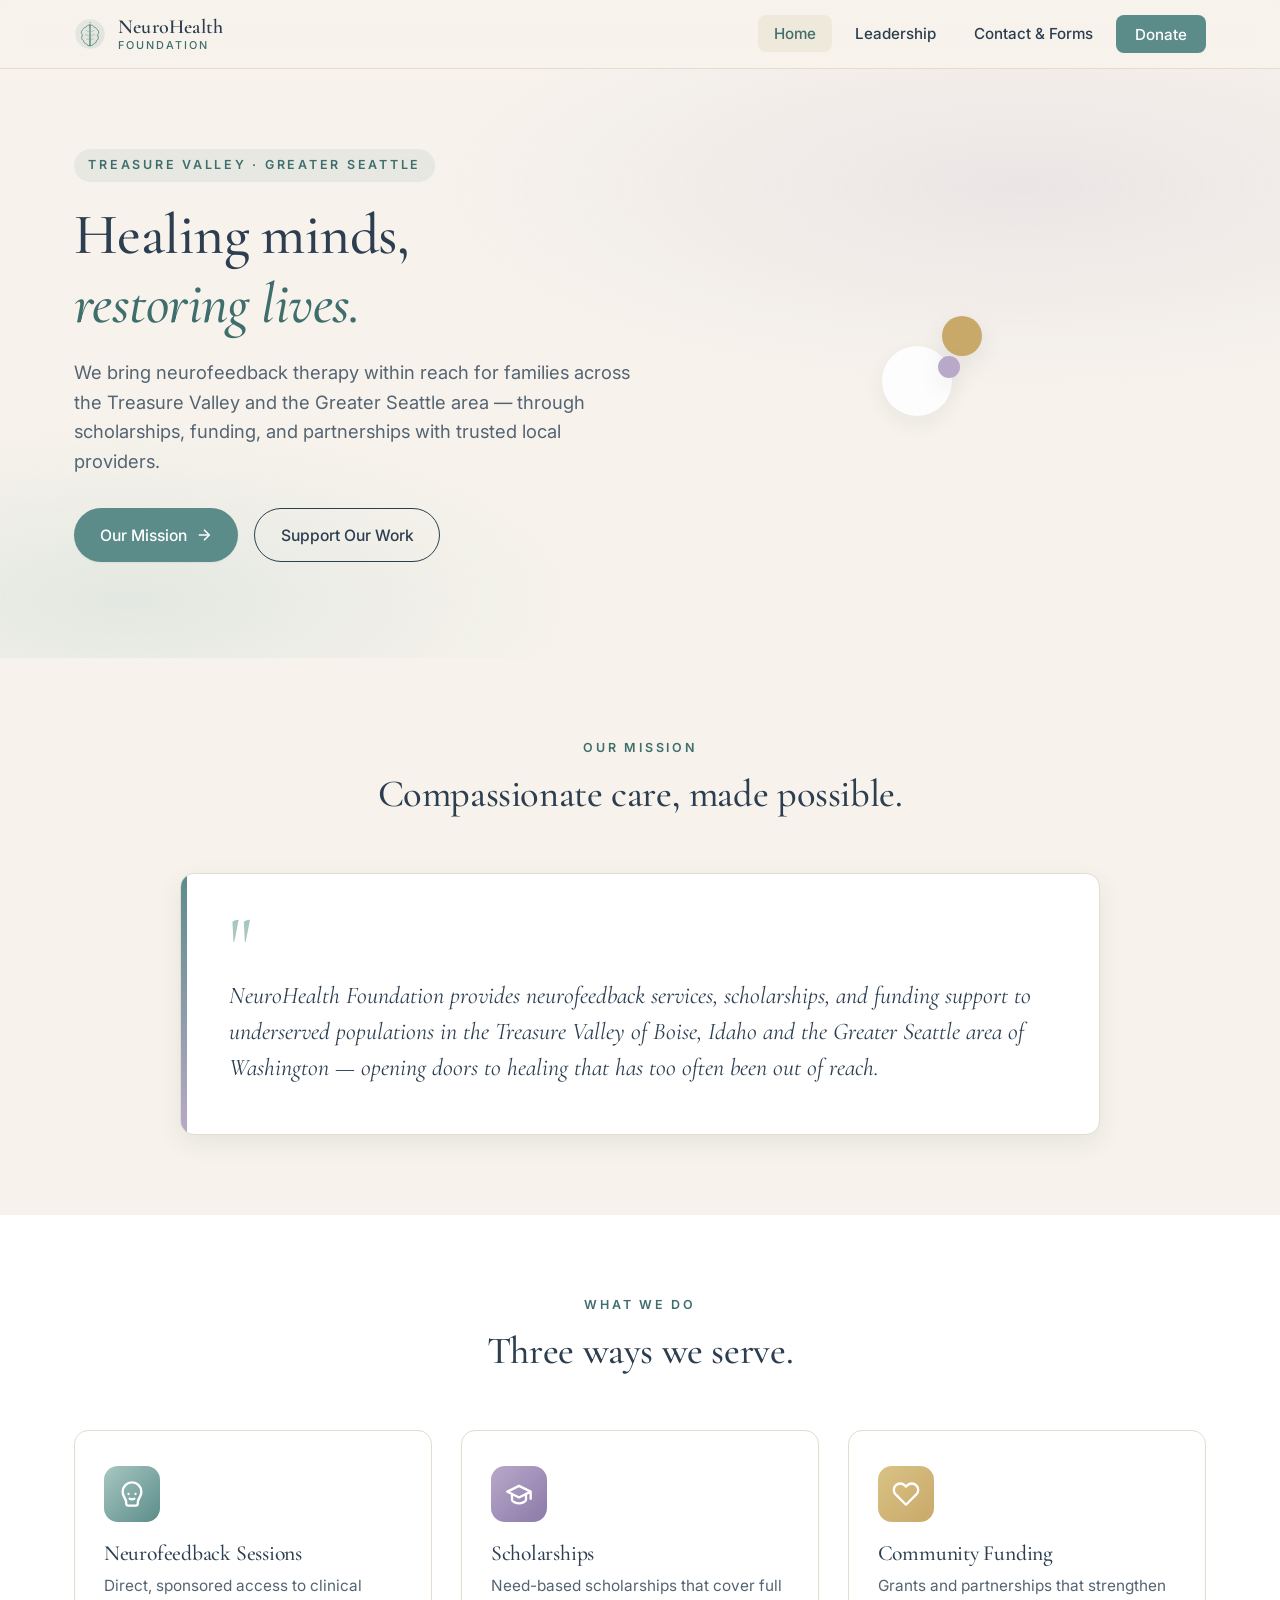
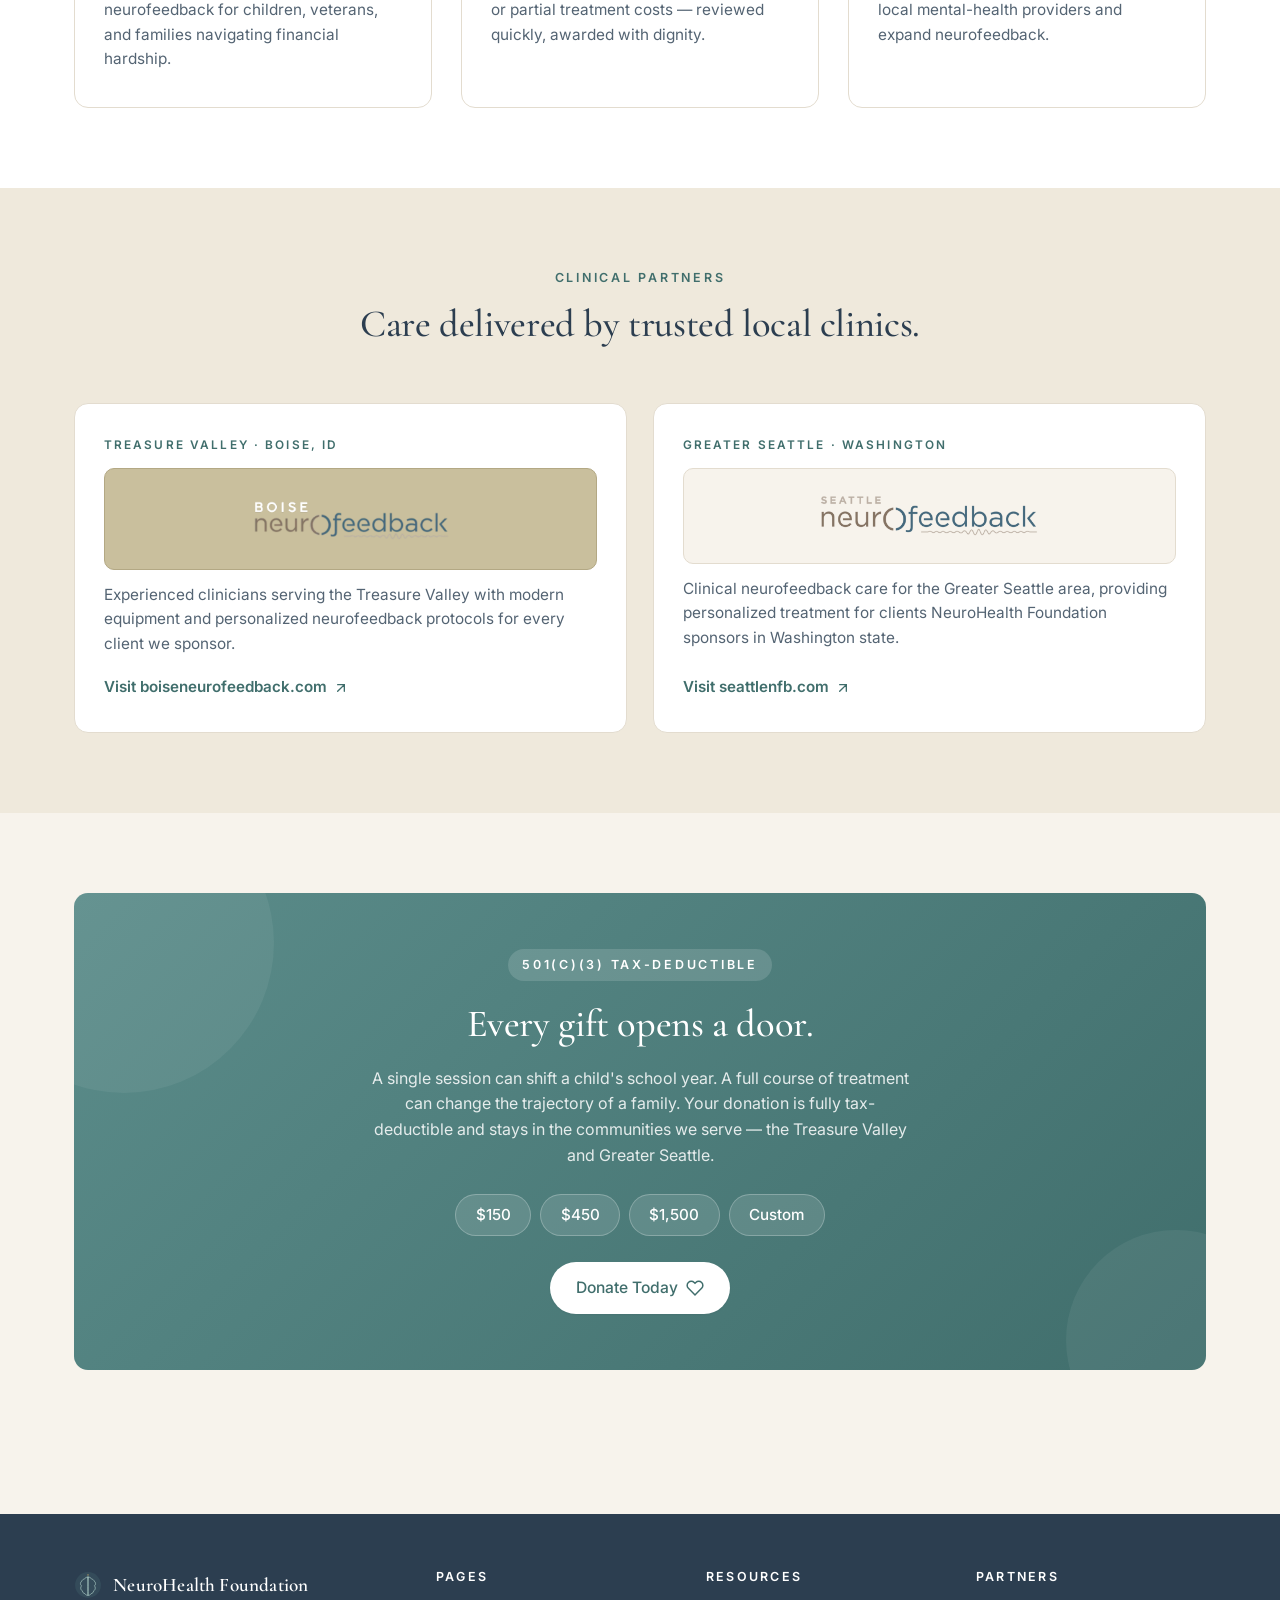
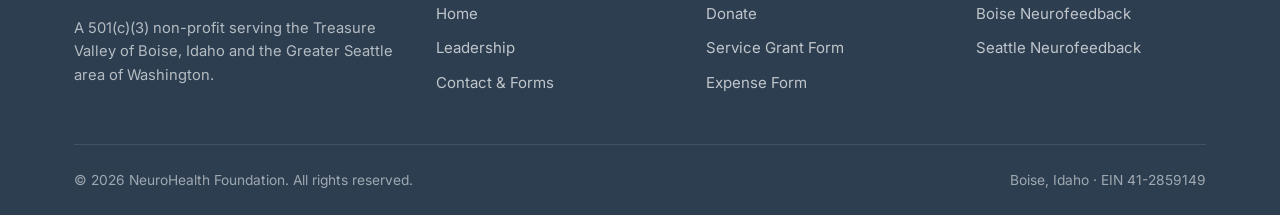
<file: index.html>
<!DOCTYPE html>
<html lang="en">
<head>
  <meta charset="UTF-8" />
  <meta name="viewport" content="width=device-width, initial-scale=1.0" />
  <title>NeuroHealth Foundation — Accessible Neurofeedback for the Treasure Valley &amp; Greater Seattle</title>
  <meta name="description" content="NeuroHealth Foundation is a 501(c)(3) non-profit providing neurofeedback services, scholarships, and funding support to underserved populations in the Treasure Valley of Boise, Idaho and the Greater Seattle area of Washington." />
  <link rel="preconnect" href="https://fonts.googleapis.com">
  <link rel="preconnect" href="https://fonts.gstatic.com" crossorigin>
  <link href="https://fonts.googleapis.com/css2?family=Cormorant+Garamond:ital,wght@0,400;0,500;0,600;1,400;1,500&family=Inter:wght@400;500;600&display=swap" rel="stylesheet">
  <style>
/* ============================================================
   NeuroHealth Foundation — Stylesheet
   Palette: soft sage, warm cream, deep slate, gentle lavender
   ============================================================ */

:root {
  --sage: #5b8c8a;
  --sage-deep: #406e6c;
  --sage-soft: #a8c7c2;
  --cream: #f7f3ec;
  --cream-warm: #efe9dc;
  --slate: #2c3e50;
  --slate-soft: #546473;
  --lavender: #b8a9c9;
  --gold: #c9a96a;
  --ink: #1f2a36;
  --muted: #6b7785;
  --line: #e3dccf;
  --white: #ffffff;
  --shadow-sm: 0 1px 2px rgba(31, 42, 54, 0.06);
  --shadow-md: 0 8px 24px rgba(31, 42, 54, 0.08);
  --shadow-lg: 0 20px 50px rgba(31, 42, 54, 0.12);
  --radius: 14px;
  --radius-sm: 8px;
  --maxw: 1180px;
}

* { box-sizing: border-box; }

html { scroll-behavior: smooth; }

body {
  margin: 0;
  font-family: "Inter", "Helvetica Neue", system-ui, -apple-system, "Segoe UI", Arial, sans-serif;
  color: var(--ink);
  background: var(--cream);
  line-height: 1.6;
  -webkit-font-smoothing: antialiased;
}

h1, h2, h3, h4 {
  font-family: "Cormorant Garamond", "Georgia", "Times New Roman", serif;
  font-weight: 500;
  letter-spacing: -0.01em;
  color: var(--slate);
  margin: 0 0 0.5em;
  line-height: 1.2;
}

h1 { font-size: clamp(2.2rem, 4.5vw, 3.6rem); }
h2 { font-size: clamp(1.7rem, 3vw, 2.4rem); }
h3 { font-size: 1.35rem; }

p { margin: 0 0 1em; color: var(--slate-soft); }

a { color: var(--sage-deep); text-decoration: none; transition: color .2s ease; }
a:hover { color: var(--slate); }

img, svg { max-width: 100%; display: block; }

.container {
  max-width: var(--maxw);
  margin: 0 auto;
  padding: 0 1.5rem;
}

/* ============ HEADER / NAV ============ */

.site-header {
  background: var(--cream);
  border-bottom: 1px solid var(--line);
  position: sticky;
  top: 0;
  z-index: 100;
  backdrop-filter: blur(8px);
  background: rgba(247, 243, 236, 0.92);
}

.nav-wrap {
  display: flex;
  align-items: center;
  justify-content: space-between;
  padding: 1rem 1.5rem;
  max-width: var(--maxw);
  margin: 0 auto;
  gap: 1rem;
}

.brand {
  display: flex;
  align-items: center;
  gap: 0.75rem;
  text-decoration: none;
}

.brand-logo {
  width: 32px !important;
  height: 32px !important;
  max-width: 32px !important;
  max-height: 32px !important;
  flex-shrink: 0;
}

.brand-text {
  display: flex;
  flex-direction: column;
  line-height: 1.1;
}

.brand-name {
  font-family: "Cormorant Garamond", "Georgia", serif;
  font-size: 1.25rem;
  font-weight: 600;
  color: var(--slate);
  letter-spacing: 0.01em;
}

.brand-tag {
  font-size: 0.68rem;
  text-transform: uppercase;
  letter-spacing: 0.18em;
  color: var(--sage-deep);
  font-weight: 500;
  margin-top: 2px;
}

.nav-links {
  display: flex;
  align-items: center;
  gap: 0.4rem;
  list-style: none;
  margin: 0;
  padding: 0;
}

.nav-links a {
  padding: 0.55rem 1rem;
  color: var(--slate);
  font-size: 0.95rem;
  font-weight: 500;
  border-radius: var(--radius-sm);
  transition: all .2s ease;
}

.nav-links a:hover {
  background: var(--cream-warm);
  color: var(--sage-deep);
}

.nav-links a.active {
  color: var(--sage-deep);
  background: var(--cream-warm);
}

.nav-cta {
  background: var(--sage) !important;
  color: var(--white) !important;
  padding: 0.6rem 1.2rem !important;
}

.nav-cta:hover {
  background: var(--sage-deep) !important;
  color: var(--white) !important;
}

.nav-toggle {
  display: none;
  background: none;
  border: none;
  cursor: pointer;
  padding: 8px;
  color: var(--slate);
}

/* ============ HERO ============ */

.hero {
  position: relative;
  padding: 5rem 0 6rem;
  overflow: hidden;
  background:
    radial-gradient(ellipse 80% 60% at 80% 20%, rgba(184, 169, 201, 0.18), transparent 60%),
    radial-gradient(ellipse 60% 50% at 10% 90%, rgba(168, 199, 194, 0.25), transparent 60%),
    var(--cream);
}

.hero-grid {
  display: grid;
  grid-template-columns: 1.1fr 1fr;
  gap: 4rem;
  align-items: center;
}

.hero-eyebrow {
  display: inline-block;
  font-size: 0.78rem;
  text-transform: uppercase;
  letter-spacing: 0.22em;
  color: var(--sage-deep);
  font-weight: 600;
  margin-bottom: 1.2rem;
  padding: 0.4rem 0.9rem;
  background: rgba(91, 140, 138, 0.1);
  border-radius: 100px;
}

.hero h1 {
  margin-bottom: 1.2rem;
}

.hero h1 .accent {
  font-style: italic;
  color: var(--sage-deep);
}

.hero-lede {
  font-size: 1.15rem;
  color: var(--slate-soft);
  margin-bottom: 2rem;
  max-width: 32em;
}

.hero-actions {
  display: flex;
  gap: 1rem;
  flex-wrap: wrap;
}

/* ============ BUTTONS ============ */

.btn {
  display: inline-flex;
  align-items: center;
  gap: 0.5rem;
  padding: 0.85rem 1.6rem;
  border-radius: 100px;
  font-weight: 500;
  font-size: 0.98rem;
  text-decoration: none;
  border: none;
  cursor: pointer;
  transition: all .2s ease;
  font-family: inherit;
}

.btn-primary {
  background: var(--sage);
  color: var(--white);
  box-shadow: var(--shadow-sm);
}

.btn-primary:hover {
  background: var(--sage-deep);
  color: var(--white);
  transform: translateY(-1px);
  box-shadow: var(--shadow-md);
}

.btn-secondary {
  background: transparent;
  color: var(--slate);
  border: 1.5px solid var(--slate);
}

.btn-secondary:hover {
  background: var(--slate);
  color: var(--white);
}

.btn-ghost {
  background: var(--cream-warm);
  color: var(--slate);
}

.btn-ghost:hover {
  background: var(--sage-soft);
  color: var(--slate);
}

.btn svg { width: 18px; height: 18px; }

/* ============ HERO VISUAL ============ */

.hero-visual {
  position: relative;
  aspect-ratio: 1 / 1;
  max-width: 360px;
  margin: 0 auto;
}

.hero-visual .blob {
  position: absolute;
  inset: 0;
  background: linear-gradient(135deg, var(--sage-soft) 0%, var(--lavender) 100%);
  border-radius: 60% 40% 55% 45% / 55% 45% 55% 45%;
  filter: blur(0.5px);
  animation: morph 18s ease-in-out infinite;
  opacity: 0.85;
}

@keyframes morph {
  0%, 100% { border-radius: 60% 40% 55% 45% / 55% 45% 55% 45%; }
  50% { border-radius: 45% 55% 45% 55% / 60% 40% 60% 40%; }
}

.hero-visual .brain-svg {
  position: absolute;
  inset: 12%;
  width: 76%;
  height: 76%;
  filter: drop-shadow(0 12px 30px rgba(44, 62, 80, 0.18));
}

.hero-visual .float-dot {
  position: absolute;
  border-radius: 50%;
  background: var(--white);
  box-shadow: var(--shadow-md);
}

.hero-visual .dot-1 { width: 70px; height: 70px; top: -10px; right: 10%; opacity: 0.9; }
.hero-visual .dot-2 { width: 40px; height: 40px; bottom: 8%; left: -10px; background: var(--gold); }
.hero-visual .dot-3 { width: 22px; height: 22px; top: 30%; right: -8px; background: var(--lavender); }

/* ============ SECTIONS ============ */

.section {
  padding: 5rem 0;
}

.section-tight { padding: 3.5rem 0; }

.section-cream { background: var(--cream); }
.section-warm { background: var(--cream-warm); }
.section-white { background: var(--white); }

.section-head {
  text-align: center;
  max-width: 720px;
  margin: 0 auto 3.5rem;
}

.section-head .eyebrow {
  font-size: 0.78rem;
  text-transform: uppercase;
  letter-spacing: 0.22em;
  color: var(--sage-deep);
  font-weight: 600;
  display: block;
  margin-bottom: 0.8rem;
}

/* ============ MISSION CARD ============ */

.mission-card {
  background: var(--white);
  border-radius: var(--radius);
  padding: 3rem 3rem;
  box-shadow: var(--shadow-md);
  position: relative;
  overflow: hidden;
  border: 1px solid var(--line);
  max-width: 920px;
  margin: 0 auto;
}

.mission-card::before {
  content: "";
  position: absolute;
  top: 0; left: 0;
  width: 6px;
  height: 100%;
  background: linear-gradient(180deg, var(--sage), var(--lavender));
}

.mission-card .quote-mark {
  font-family: "Cormorant Garamond", serif;
  font-size: 5rem;
  color: var(--sage-soft);
  line-height: 0.6;
  margin-bottom: 0.5rem;
}

.mission-card p {
  font-family: "Cormorant Garamond", "Georgia", serif;
  font-size: 1.5rem;
  font-style: italic;
  color: var(--slate);
  line-height: 1.5;
  margin: 0;
}

/* ============ PILLARS / VALUE GRID ============ */

.pillars {
  display: grid;
  grid-template-columns: repeat(3, 1fr);
  gap: 1.8rem;
}

.pillar {
  background: var(--white);
  padding: 2.2rem 1.8rem;
  border-radius: var(--radius);
  border: 1px solid var(--line);
  transition: transform .3s ease, box-shadow .3s ease;
}

.pillar:hover {
  transform: translateY(-4px);
  box-shadow: var(--shadow-md);
}

.pillar-icon {
  width: 56px;
  height: 56px;
  border-radius: 14px;
  background: linear-gradient(135deg, var(--sage-soft), var(--sage));
  display: flex;
  align-items: center;
  justify-content: center;
  margin-bottom: 1.2rem;
  color: var(--white);
}

.pillar-icon svg { width: 28px; height: 28px; }

.pillar:nth-child(2) .pillar-icon { background: linear-gradient(135deg, var(--lavender), #8c79a8); }
.pillar:nth-child(3) .pillar-icon { background: linear-gradient(135deg, #d9c285, var(--gold)); }

.pillar h3 { margin-bottom: 0.4rem; }
.pillar p { margin: 0; font-size: 0.96rem; }

/* ============ PARTNER CTA ============ */

.partner-banner {
  background: linear-gradient(135deg, var(--slate) 0%, #1b2a3a 100%);
  color: var(--white);
  border-radius: var(--radius);
  padding: 3rem;
  display: grid;
  grid-template-columns: 1.5fr 1fr;
  gap: 2rem;
  align-items: center;
  position: relative;
  overflow: hidden;
}

.partner-banner::after {
  content: "";
  position: absolute;
  right: -80px;
  top: -80px;
  width: 260px;
  height: 260px;
  background: radial-gradient(circle, rgba(168, 199, 194, 0.25), transparent 70%);
  border-radius: 50%;
}

.partner-banner h2 {
  color: var(--white);
  margin-bottom: 0.6rem;
}

.partner-banner p {
  color: rgba(255, 255, 255, 0.78);
  margin-bottom: 0;
}

.partner-banner .partner-cta {
  text-align: right;
  position: relative;
  z-index: 1;
}

.partner-banner .btn-primary {
  background: var(--sage-soft);
  color: var(--slate);
}

.partner-banner .btn-primary:hover {
  background: var(--white);
  color: var(--slate);
}

/* ============ LEADERSHIP GRID ============ */

.leader-grid {
  display: grid;
  grid-template-columns: repeat(2, 1fr);
  gap: 2rem;
}

.leader-grid.three { grid-template-columns: repeat(3, 1fr); }

.leader-card {
  background: var(--white);
  border-radius: var(--radius);
  padding: 2.4rem 2rem;
  border: 1px solid var(--line);
  text-align: center;
  transition: transform .3s ease, box-shadow .3s ease;
}

.leader-card:hover {
  transform: translateY(-3px);
  box-shadow: var(--shadow-md);
}

.leader-portrait {
  width: 120px;
  height: 120px;
  border-radius: 50%;
  margin: 0 auto 1.4rem;
  background: linear-gradient(135deg, var(--sage-soft), var(--lavender));
  display: flex;
  align-items: center;
  justify-content: center;
  color: var(--white);
  font-family: "Cormorant Garamond", serif;
  font-size: 2.4rem;
  font-weight: 500;
  letter-spacing: 0.04em;
  box-shadow: var(--shadow-md);
  border: 4px solid var(--white);
}

.leader-card:nth-child(2n) .leader-portrait { background: linear-gradient(135deg, var(--lavender), var(--sage)); }
.leader-card:nth-child(3n) .leader-portrait { background: linear-gradient(135deg, var(--gold), #b88c4a); }

.leader-name {
  font-family: "Cormorant Garamond", serif;
  font-size: 1.5rem;
  font-weight: 600;
  color: var(--slate);
  margin-bottom: 0.2rem;
}

.leader-role {
  font-size: 0.78rem;
  text-transform: uppercase;
  letter-spacing: 0.18em;
  color: var(--sage-deep);
  font-weight: 600;
  margin-bottom: 1rem;
}

.leader-bio {
  font-size: 0.95rem;
  color: var(--slate-soft);
  line-height: 1.6;
  margin: 0;
}

.president-card {
  background: linear-gradient(135deg, var(--white), var(--cream-warm));
  padding: 3rem;
  display: grid;
  grid-template-columns: 220px 1fr;
  gap: 2.5rem;
  align-items: center;
  max-width: 900px;
  margin: 0 auto 3rem;
  border: 1px solid var(--line);
}

.president-card .leader-portrait {
  width: 200px;
  height: 200px;
  font-size: 4rem;
}

.president-card .leader-name { font-size: 2rem; }

/* ============ CONTACT / FORMS PAGE ============ */

.contact-grid {
  display: grid;
  grid-template-columns: 1fr 1fr 1fr;
  gap: 1.8rem;
}

.contact-card {
  background: var(--white);
  border-radius: var(--radius);
  padding: 2rem;
  border: 1px solid var(--line);
  display: flex;
  flex-direction: column;
  gap: 0.6rem;
}

.contact-card .icon-wrap {
  width: 48px;
  height: 48px;
  border-radius: 12px;
  background: var(--cream-warm);
  color: var(--sage-deep);
  display: flex;
  align-items: center;
  justify-content: center;
  margin-bottom: 0.8rem;
}

.contact-card .icon-wrap svg { width: 22px; height: 22px; }

.contact-card h3 {
  font-size: 1.2rem;
  margin-bottom: 0.2rem;
}

.contact-card p, .contact-card a {
  font-size: 0.96rem;
  color: var(--slate-soft);
  margin: 0;
  line-height: 1.5;
  word-break: break-word;
}

.contact-card a:hover { color: var(--sage-deep); }

/* Donate */

.donate-section {
  background: linear-gradient(135deg, var(--sage) 0%, var(--sage-deep) 100%);
  color: var(--white);
  border-radius: var(--radius);
  padding: 3.5rem;
  text-align: center;
  position: relative;
  overflow: hidden;
}

.donate-section::before, .donate-section::after {
  content: "";
  position: absolute;
  border-radius: 50%;
  background: rgba(255, 255, 255, 0.06);
}

.donate-section::before { width: 300px; height: 300px; top: -100px; left: -100px; }
.donate-section::after { width: 220px; height: 220px; bottom: -80px; right: -80px; }

.donate-section h2 { color: var(--white); }
.donate-section p { color: rgba(255, 255, 255, 0.85); max-width: 540px; margin: 0 auto 1.6rem; }

.donate-section .btn-primary {
  background: var(--white);
  color: var(--sage-deep);
  position: relative;
  z-index: 1;
}

.donate-section .btn-primary:hover {
  background: var(--cream);
  color: var(--slate);
}

.donate-amounts {
  display: flex;
  justify-content: center;
  gap: 0.6rem;
  flex-wrap: wrap;
  margin-bottom: 1.6rem;
  position: relative;
  z-index: 1;
}

.donate-amounts .amount-chip {
  padding: 0.5rem 1.2rem;
  background: rgba(255, 255, 255, 0.12);
  border: 1px solid rgba(255, 255, 255, 0.25);
  border-radius: 100px;
  color: var(--white);
  font-weight: 500;
  font-size: 0.95rem;
}

/* Forms list */

.forms-list {
  display: grid;
  grid-template-columns: 1fr 1fr;
  gap: 1.5rem;
}

.form-link {
  background: var(--white);
  border: 1px solid var(--line);
  border-radius: var(--radius);
  padding: 2rem;
  display: flex;
  gap: 1.2rem;
  align-items: flex-start;
  text-decoration: none;
  transition: all .2s ease;
}

.form-link:hover {
  transform: translateY(-2px);
  border-color: var(--sage-soft);
  box-shadow: var(--shadow-md);
}

.form-link .form-icon {
  width: 52px;
  height: 52px;
  border-radius: 12px;
  background: var(--cream-warm);
  color: var(--sage-deep);
  display: flex;
  align-items: center;
  justify-content: center;
  flex-shrink: 0;
}

.form-link .form-icon svg { width: 26px; height: 26px; }

.form-link h3 {
  margin-bottom: 0.3rem;
  font-size: 1.2rem;
}

.form-link p {
  margin: 0;
  font-size: 0.94rem;
}

.form-link .form-cta {
  display: inline-flex;
  align-items: center;
  gap: 0.4rem;
  color: var(--sage-deep);
  font-weight: 500;
  font-size: 0.9rem;
  margin-top: 0.6rem;
}

/* ============ FOOTER ============ */

.site-footer {
  background: var(--slate);
  color: rgba(255, 255, 255, 0.75);
  padding: 3.5rem 0 1.5rem;
  margin-top: 4rem;
}

.footer-grid {
  display: grid;
  grid-template-columns: 1.4fr 1fr 1fr 1fr;
  gap: 2.5rem;
  margin-bottom: 2.5rem;
}

.footer-brand {
  display: flex;
  align-items: center;
  gap: 0.7rem;
  margin-bottom: 1rem;
}

.footer-brand .brand-logo { width: 28px !important; height: 28px !important; }

.footer-brand .brand-name { color: var(--white); font-size: 1.2rem; }

.footer-grid p { color: rgba(255, 255, 255, 0.65); font-size: 0.92rem; }

.footer-grid h4 {
  color: var(--white);
  font-family: inherit;
  font-size: 0.78rem;
  text-transform: uppercase;
  letter-spacing: 0.18em;
  font-weight: 600;
  margin-bottom: 1rem;
}

.footer-grid ul {
  list-style: none;
  padding: 0;
  margin: 0;
}

.footer-grid ul li { margin-bottom: 0.55rem; }

.footer-grid ul a {
  color: rgba(255, 255, 255, 0.7);
  font-size: 0.94rem;
}

.footer-grid ul a:hover { color: var(--sage-soft); }

.footer-bottom {
  border-top: 1px solid rgba(255, 255, 255, 0.1);
  padding-top: 1.5rem;
  display: flex;
  justify-content: space-between;
  flex-wrap: wrap;
  gap: 1rem;
  font-size: 0.86rem;
  color: rgba(255, 255, 255, 0.55);
}

/* ============ PAGE HEADER (subpages) ============ */

.page-hero {
  padding: 4rem 0 3rem;
  text-align: center;
  background:
    radial-gradient(ellipse 60% 50% at 50% 100%, rgba(184, 169, 201, 0.18), transparent 60%),
    var(--cream);
}

.page-hero .eyebrow {
  font-size: 0.78rem;
  text-transform: uppercase;
  letter-spacing: 0.22em;
  color: var(--sage-deep);
  font-weight: 600;
  display: block;
  margin-bottom: 0.8rem;
}

.page-hero h1 { margin-bottom: 0.8rem; }

.page-hero p {
  max-width: 600px;
  margin: 0 auto;
  font-size: 1.08rem;
}

/* ============ FORM (printable) ============ */

.form-page {
  background: var(--white);
  max-width: 8.5in;
  margin: 2rem auto;
  padding: 1in;
  box-shadow: var(--shadow-md);
  border-radius: 8px;
}

.form-page .form-header {
  display: flex;
  align-items: center;
  justify-content: space-between;
  border-bottom: 2px solid var(--sage);
  padding-bottom: 1.2rem;
  margin-bottom: 1.8rem;
}

.form-page .form-header .brand { gap: 0.6rem; }
.form-page .form-header .brand-name { font-size: 1.1rem; }

.form-page h1 {
  font-size: 1.8rem;
  margin-bottom: 0.2rem;
}

.form-page .form-subtitle {
  font-size: 0.85rem;
  text-transform: uppercase;
  letter-spacing: 0.16em;
  color: var(--sage-deep);
  font-weight: 600;
}

.form-section {
  margin-bottom: 1.8rem;
}

.form-section h2 {
  font-size: 1.05rem;
  text-transform: uppercase;
  letter-spacing: 0.14em;
  color: var(--slate);
  font-family: inherit;
  font-weight: 600;
  padding-bottom: 0.4rem;
  border-bottom: 1px solid var(--line);
  margin-bottom: 1rem;
}

.form-row {
  display: grid;
  grid-template-columns: repeat(2, 1fr);
  gap: 1rem 1.5rem;
  margin-bottom: 0.8rem;
}

.form-row.three { grid-template-columns: repeat(3, 1fr); }
.form-row.full { grid-template-columns: 1fr; }

.form-field {
  display: flex;
  flex-direction: column;
}

.form-field label {
  font-size: 0.75rem;
  text-transform: uppercase;
  letter-spacing: 0.1em;
  color: var(--slate-soft);
  font-weight: 600;
  margin-bottom: 0.3rem;
}

.form-field input,
.form-field select,
.form-field textarea {
  border: none;
  border-bottom: 1.5px solid var(--slate);
  background: transparent;
  padding: 0.4rem 0;
  font-size: 0.98rem;
  font-family: inherit;
  color: var(--ink);
  outline: none;
}

.form-field textarea {
  border: 1px solid var(--line);
  padding: 0.6rem;
  min-height: 70px;
  border-radius: 6px;
  resize: vertical;
}

.form-field input:focus,
.form-field textarea:focus,
.form-field select:focus {
  border-color: var(--sage);
}

.signature-row {
  display: grid;
  grid-template-columns: 2fr 1fr;
  gap: 2rem;
  margin-top: 2rem;
}

.signature-line {
  border-top: 1px solid var(--slate);
  padding-top: 0.4rem;
  font-size: 0.75rem;
  color: var(--slate-soft);
  text-transform: uppercase;
  letter-spacing: 0.1em;
}

.expense-table {
  width: 100%;
  border-collapse: collapse;
  font-size: 0.92rem;
}

.expense-table th {
  text-align: left;
  font-size: 0.72rem;
  text-transform: uppercase;
  letter-spacing: 0.1em;
  color: var(--slate-soft);
  font-weight: 600;
  padding: 0.5rem 0.6rem;
  border-bottom: 2px solid var(--slate);
}

.expense-table td {
  padding: 0.7rem 0.6rem;
  border-bottom: 1px solid var(--line);
  height: 32px;
}

.totals-row {
  display: flex;
  justify-content: flex-end;
  gap: 2rem;
  margin-top: 1.2rem;
  font-size: 0.95rem;
}

.totals-row strong { color: var(--slate); }

.form-actions {
  margin-top: 2rem;
  display: flex;
  gap: 1rem;
  flex-wrap: wrap;
}

.form-actions .btn { padding: 0.7rem 1.4rem; font-size: 0.92rem; }

.form-note {
  background: var(--cream-warm);
  border-left: 3px solid var(--sage);
  padding: 0.9rem 1.2rem;
  border-radius: 4px;
  font-size: 0.88rem;
  color: var(--slate-soft);
  margin-top: 1.8rem;
}

.back-link {
  display: inline-flex;
  align-items: center;
  gap: 0.4rem;
  font-size: 0.92rem;
  color: var(--sage-deep);
  margin: 1.5rem 0;
}

/* ============ RESPONSIVE ============ */

@media (max-width: 900px) {
  .nav-toggle { display: flex; }
  .nav-links {
    display: none;
    position: absolute;
    top: 100%;
    left: 0;
    right: 0;
    flex-direction: column;
    align-items: stretch;
    background: var(--cream);
    padding: 1rem;
    border-bottom: 1px solid var(--line);
    gap: 0.2rem;
  }
  .nav-links.open { display: flex; }
  .nav-links a { width: 100%; }

  .hero-grid { grid-template-columns: 1fr; gap: 2rem; }
  .hero-visual { max-width: 360px; }
  .hero { padding: 3rem 0 4rem; }

  .pillars { grid-template-columns: 1fr; }
  .leader-grid, .leader-grid.three { grid-template-columns: 1fr; }
  .contact-grid { grid-template-columns: 1fr; }
  .forms-list { grid-template-columns: 1fr; }
  .partner-banner { grid-template-columns: 1fr; padding: 2rem; }
  .partner-banner .partner-cta { text-align: left; }
  .footer-grid { grid-template-columns: 1fr 1fr; }
  .president-card { grid-template-columns: 1fr; text-align: center; padding: 2rem; }
  .president-card .leader-portrait { margin: 0 auto; }
  .mission-card { padding: 2rem 1.5rem; }
  .mission-card p { font-size: 1.2rem; }

  .form-page { padding: 1.5rem; margin: 1rem; }
  .form-row, .form-row.three { grid-template-columns: 1fr; }
  .donate-section { padding: 2rem 1.5rem; }
}

@media (max-width: 520px) {
  .footer-grid { grid-template-columns: 1fr; }
  .brand-name { font-size: 1.1rem; }
  .brand-tag { font-size: 0.62rem; }
}

/* ============ PRINT ============ */

@media print {
  .site-header, .site-footer, .back-link, .form-actions, .form-note { display: none !important; }
  body { background: var(--white); }
  .form-page { box-shadow: none; margin: 0; padding: 0.5in; max-width: 100%; }
  .form-field input, .form-field textarea, .form-field select { border-color: #333 !important; }
}


.partner-logo {
  background: var(--cream);
  display: inline-block;
  padding: 16px 24px;
  border-radius: 10px;
  margin: 0.8rem 0 1.2rem;
  max-width: 280px;
  box-shadow: 0 2px 12px rgba(0,0,0,0.18);
}
.partner-logo img {
  width: 100%;
  height: auto;
  display: block;
  filter: drop-shadow(0 0 0.6px rgba(44,62,80,0.85))
          drop-shadow(0 0 0.6px rgba(44,62,80,0.85));
}


.partners-grid {
  display: grid;
  grid-template-columns: repeat(2, 1fr);
  gap: 1.6rem;
}
.partner-card {
  background: var(--white);
  border: 1px solid var(--line);
  border-radius: var(--radius);
  padding: 2rem 1.8rem;
  display: flex;
  flex-direction: column;
  gap: 0.8rem;
  text-decoration: none;
  color: inherit;
  transition: transform .25s ease, box-shadow .25s ease, border-color .25s ease;
}
.partner-card:hover {
  transform: translateY(-3px);
  border-color: var(--sage-soft);
  box-shadow: 0 14px 32px rgba(31, 42, 54, 0.10);
}
.partner-card-region {
  font-size: 0.74rem;
  text-transform: uppercase;
  letter-spacing: 0.18em;
  color: var(--sage-deep);
  font-weight: 600;
}
.partner-card-logo {
  border-radius: 10px;
  padding: 14px 18px;
  display: flex;
  align-items: center;
  justify-content: center;
  min-height: 96px;
}
.partner-card-logo img {
  max-width: 220px;
  max-height: 72px;
  width: auto;
  height: auto;
  display: block;
}
/* Boise logo has thin white "BOISE" outline text — needs a darker backdrop
   so the strokes stay visible at every size. No filter (keeps crisp). */
.partner-card-logo--boise {
  background: #c9bf9d;
  border: 1px solid #b3a884;
}
/* Seattle logo reads well on a light, neutral surface. */
.partner-card-logo--seattle {
  background: var(--cream);
  border: 1px solid var(--line);
}
@media (max-width: 720px) {
  .partner-card-logo img { max-width: 240px; max-height: 80px; }
}
.partner-card p {
  color: var(--slate-soft);
  font-size: 0.96rem;
  margin: 0;
  flex-grow: 1;
}
.partner-card-link {
  display: inline-flex;
  align-items: center;
  gap: 0.4rem;
  color: var(--sage-deep);
  font-weight: 600;
  font-size: 0.95rem;
  margin-top: 0.4rem;
}
@media (max-width: 720px) {
  .partners-grid { grid-template-columns: 1fr; }
}


.donate-amounts a.amount-chip-link {
  text-decoration: none;
  transition: background .2s ease, transform .15s ease, border-color .2s ease;
  cursor: pointer;
}
.donate-amounts a.amount-chip-link:hover {
  background: rgba(255,255,255,0.22);
  border-color: rgba(255,255,255,0.45);
  transform: translateY(-1px);
  color: var(--white);
}

</style>
  <link rel="icon" type="image/svg+xml" href="data:image/svg+xml,%3Csvg xmlns='http://www.w3.org/2000/svg' viewBox='0 0 100 100'%3E%3Ccircle cx='50' cy='50' r='48' fill='%235b8c8a'/%3E%3Cpath d='M35 30c-6 0-10 5-10 10 0 3 1 5 3 7-2 2-3 4-3 7 0 5 4 10 10 10' stroke='%23fff' stroke-width='3' fill='none' stroke-linecap='round'/%3E%3Cpath d='M65 30c6 0 10 5 10 10 0 3-1 5-3 7 2 2 3 4 3 7 0 5-4 10-10 10' stroke='%23fff' stroke-width='3' fill='none' stroke-linecap='round'/%3E%3Cline x1='50' y1='28' x2='50' y2='72' stroke='%23fff' stroke-width='3' stroke-linecap='round'/%3E%3C/svg%3E">
</head>
<body>

  <!-- HEADER -->
  <header class="site-header">
    <div class="nav-wrap">
      <a href="index.html" class="brand" aria-label="NeuroHealth Foundation home">
        <svg class="brand-logo" width="32" height="32" style="width:32px;height:32px;max-width:32px;max-height:32px;flex-shrink:0;display:inline-block;vertical-align:middle" viewBox="0 0 100 100" xmlns="http://www.w3.org/2000/svg" aria-hidden="true">
          <defs>
            <linearGradient id="brainGrad" x1="0%" y1="0%" x2="100%" y2="100%">
              <stop offset="0%" stop-color="#5b8c8a" />
              <stop offset="100%" stop-color="#406e6c" />
            </linearGradient>
          </defs>
          <circle cx="50" cy="50" r="46" fill="url(#brainGrad)" opacity="0.12" />
          <!-- stylized brain: two hemispheres -->
          <path d="M48 22c-5 0-9 3-11 7-4 0-8 3-9 7-3 2-5 5-5 9 0 3 1 6 4 8-2 2-3 5-3 8 0 4 2 8 6 10 0 5 4 9 9 10 2 4 6 6 11 6 1-15 1-50-2-65z"
            fill="none" stroke="url(#brainGrad)" stroke-width="2.5" stroke-linecap="round" stroke-linejoin="round"/>
          <path d="M52 22c5 0 9 3 11 7 4 0 8 3 9 7 3 2 5 5 5 9 0 3-1 6-4 8 2 2 3 5 3 8 0 4-2 8-6 10 0 5-4 9-9 10-2 4-6 6-11 6-1-15-1-50 2-65z"
            fill="none" stroke="url(#brainGrad)" stroke-width="2.5" stroke-linecap="round" stroke-linejoin="round"/>
          <!-- inner curves -->
          <path d="M38 38c2 2 4 4 7 4M36 52c3 0 6 1 9 3M40 66c2-1 5-1 7 0" stroke="#5b8c8a" stroke-width="1.8" fill="none" stroke-linecap="round" opacity="0.7"/>
          <path d="M62 38c-2 2-4 4-7 4M64 52c-3 0-6 1-9 3M60 66c-2-1-5-1-7 0" stroke="#5b8c8a" stroke-width="1.8" fill="none" stroke-linecap="round" opacity="0.7"/>
          <!-- small spark -->
          <circle cx="50" cy="14" r="2.4" fill="#c9a96a"/>
          <line x1="50" y1="18" x2="50" y2="22" stroke="#c9a96a" stroke-width="1.6" stroke-linecap="round"/>
        </svg>
        <span class="brand-text">
          <span class="brand-name">NeuroHealth</span>
          <span class="brand-tag">Foundation</span>
        </span>
      </a>

      <button class="nav-toggle" aria-label="Menu" aria-expanded="false" onclick="document.querySelector('.nav-links').classList.toggle('open')">
        <svg width="24" height="24" viewBox="0 0 24 24" fill="none" stroke="currentColor" stroke-width="2"><line x1="3" y1="6" x2="21" y2="6"/><line x1="3" y1="12" x2="21" y2="12"/><line x1="3" y1="18" x2="21" y2="18"/></svg>
      </button>

      <ul class="nav-links">
        <li><a href="index.html" class="active">Home</a></li>
        <li><a href="leadership.html">Leadership</a></li>
        <li><a href="contact.html">Contact &amp; Forms</a></li>
        <li><a href="contact.html#donate" class="nav-cta">Donate</a></li>
      </ul>
    </div>
  </header>

  <!-- HERO -->
  <section class="hero">
    <div class="container hero-grid">
      <div class="hero-copy">
        <span class="hero-eyebrow">Treasure Valley · Greater Seattle</span>
        <h1>Healing minds,<br><span class="accent">restoring lives.</span></h1>
        <p class="hero-lede">
          We bring neurofeedback therapy within reach for families across the Treasure Valley and the Greater Seattle area — through scholarships, funding, and partnerships with trusted local providers.
        </p>
        <div class="hero-actions">
          <a href="#mission" class="btn btn-primary">
            Our Mission
            <svg viewBox="0 0 24 24" fill="none" stroke="currentColor" stroke-width="2"><line x1="5" y1="12" x2="19" y2="12"/><polyline points="12 5 19 12 12 19"/></svg>
          </a>
          <a href="contact.html#donate" class="btn btn-secondary">Support Our Work</a>
        </div>
      </div>

      <div class="hero-visual" aria-hidden="true">
        <div class="blob"></div>
        <svg class="brain-svg" width="320" height="320" style="max-width:100%;height:auto" viewBox="0 0 200 200" xmlns="http://www.w3.org/2000/svg">
          <defs>
            <linearGradient id="heroBrainGrad" x1="0%" y1="0%" x2="100%" y2="100%">
              <stop offset="0%" stop-color="#ffffff" />
              <stop offset="100%" stop-color="#f7f3ec" />
            </linearGradient>
          </defs>
          <!-- left hemisphere -->
          <path d="M95 40c-10 0-18 6-22 14-8 0-16 6-18 14-6 4-10 10-10 18 0 6 2 12 8 16-4 4-6 10-6 16 0 8 4 16 12 20 0 10 8 18 18 20 4 8 12 12 22 12 2-30 2-100-4-130z"
            fill="url(#heroBrainGrad)" stroke="#406e6c" stroke-width="2.5" stroke-linejoin="round"/>
          <!-- right hemisphere -->
          <path d="M105 40c10 0 18 6 22 14 8 0 16 6 18 14 6 4 10 10 10 18 0 6-2 12-8 16 4 4 6 10 6 16 0 8-4 16-12 20 0 10-8 18-18 20-4 8-12 12-22 12-2-30-2-100 4-130z"
            fill="url(#heroBrainGrad)" stroke="#406e6c" stroke-width="2.5" stroke-linejoin="round"/>
          <!-- left detail lines -->
          <path d="M75 75c4 4 8 8 14 8M72 105c6 0 12 2 18 6M82 135c4-2 10-2 14 0M65 90q5-2 10 0M68 120q4-2 8 0" stroke="#5b8c8a" stroke-width="2" fill="none" stroke-linecap="round" opacity="0.7"/>
          <!-- right detail lines -->
          <path d="M125 75c-4 4-8 8-14 8M128 105c-6 0-12 2-18 6M118 135c-4-2-10-2-14 0M135 90q-5-2-10 0M132 120q-4-2-8 0" stroke="#5b8c8a" stroke-width="2" fill="none" stroke-linecap="round" opacity="0.7"/>
          <!-- spark above -->
          <circle cx="100" cy="22" r="5" fill="#c9a96a"/>
          <line x1="100" y1="30" x2="100" y2="40" stroke="#c9a96a" stroke-width="2.5" stroke-linecap="round"/>
          <!-- gentle wave lines -->
          <path d="M30 175 Q60 165 90 175 T150 175 T180 175" stroke="#b8a9c9" stroke-width="2" fill="none" opacity="0.6"/>
        </svg>
        <div class="float-dot dot-1"></div>
        <div class="float-dot dot-2"></div>
        <div class="float-dot dot-3"></div>
      </div>
    </div>
  </section>

  <!-- MISSION -->
  <section class="section section-cream" id="mission">
    <div class="container">
      <div class="section-head">
        <span class="eyebrow">Our Mission</span>
        <h2>Compassionate care, made possible.</h2>
      </div>
      <div class="mission-card">
        <div class="quote-mark">"</div>
        <p>
          NeuroHealth Foundation provides neurofeedback services, scholarships, and funding support to underserved populations in the Treasure Valley of Boise, Idaho and the Greater Seattle area of Washington — opening doors to healing that has too often been out of reach.
        </p>
      </div>
    </div>
  </section>

  <!-- PILLARS -->
  <section class="section section-white">
    <div class="container">
      <div class="section-head">
        <span class="eyebrow">What We Do</span>
        <h2>Three ways we serve.</h2>
      </div>

      <div class="pillars">
        <div class="pillar">
          <div class="pillar-icon">
            <svg viewBox="0 0 24 24" fill="none" stroke="currentColor" stroke-width="2" stroke-linecap="round" stroke-linejoin="round"><path d="M9 12h.01"/><path d="M15 12h.01"/><path d="M10 16c.5.3 1.2.5 2 .5s1.5-.2 2-.5"/><path d="M12 2a8 8 0 0 0-8 8c0 2 .5 3.5 1.5 5 1 1.5 1.5 2.5 1.5 4v1a2 2 0 0 0 2 2h6a2 2 0 0 0 2-2v-1c0-1.5.5-2.5 1.5-4C19.5 13.5 20 12 20 10a8 8 0 0 0-8-8z"/></svg>
          </div>
          <h3>Neurofeedback Sessions</h3>
          <p>Direct, sponsored access to clinical neurofeedback for children, veterans, and families navigating financial hardship.</p>
        </div>

        <div class="pillar">
          <div class="pillar-icon">
            <svg viewBox="0 0 24 24" fill="none" stroke="currentColor" stroke-width="2" stroke-linecap="round" stroke-linejoin="round"><path d="M22 10v6M2 10l10-5 10 5-10 5z"/><path d="M6 12v5c0 1.66 4 3 6 3s6-1.34 6-3v-5"/></svg>
          </div>
          <h3>Scholarships</h3>
          <p>Need-based scholarships that cover full or partial treatment costs — reviewed quickly, awarded with dignity.</p>
        </div>

        <div class="pillar">
          <div class="pillar-icon">
            <svg viewBox="0 0 24 24" fill="none" stroke="currentColor" stroke-width="2" stroke-linecap="round" stroke-linejoin="round"><path d="M20.84 4.61a5.5 5.5 0 0 0-7.78 0L12 5.67l-1.06-1.06a5.5 5.5 0 0 0-7.78 7.78l1.06 1.06L12 21.23l7.78-7.78 1.06-1.06a5.5 5.5 0 0 0 0-7.78z"/></svg>
          </div>
          <h3>Community Funding</h3>
          <p>Grants and partnerships that strengthen local mental-health providers and expand neurofeedback.</p>
        </div>
      </div>
    </div>
  </section>

  <!-- PARTNER CLINICS -->
  <section class="section section-warm">
    <div class="container">
      <div class="section-head">
        <span class="eyebrow">Clinical Partners</span>
        <h2>Care delivered by trusted local clinics.</h2>
      </div>

      <div class="partners-grid">
        <a class="partner-card" href="https://boiseneurofeedback.com" target="_blank" rel="noopener">
          <div class="partner-card-region">Treasure Valley · Boise, ID</div>
          <div class="partner-card-logo partner-card-logo--boise">
            <img src="boise-neurofeedback-logo.png" alt="Boise Neurofeedback" />
          </div>
          <p>Experienced clinicians serving the Treasure Valley with modern equipment and personalized neurofeedback protocols for every client we sponsor.</p>
          <span class="partner-card-link">
            Visit boiseneurofeedback.com
            <svg viewBox="0 0 24 24" width="16" height="16" fill="none" stroke="currentColor" stroke-width="2" stroke-linecap="round"><path d="M7 17L17 7M7 7h10v10"/></svg>
          </span>
        </a>

        <a class="partner-card" href="https://seattlenfb.com/" target="_blank" rel="noopener">
          <div class="partner-card-region">Greater Seattle · Washington</div>
          <div class="partner-card-logo partner-card-logo--seattle">
            <img src="seattle-neurofeedback-logo.png" alt="Seattle Neurofeedback" />
          </div>
          <p>Clinical neurofeedback care for the Greater Seattle area, providing personalized treatment for clients NeuroHealth Foundation sponsors in Washington state.</p>
          <span class="partner-card-link">
            Visit seattlenfb.com
            <svg viewBox="0 0 24 24" width="16" height="16" fill="none" stroke="currentColor" stroke-width="2" stroke-linecap="round"><path d="M7 17L17 7M7 7h10v10"/></svg>
          </span>
        </a>
      </div>
    </div>
  </section>

  <!-- DONATE STRIP -->
  <section class="section section-cream">
    <div class="container">
      <div class="donate-section">
        <span class="hero-eyebrow" style="background: rgba(255,255,255,0.14); color: var(--white);">501(c)(3) Tax-Deductible</span>
        <h2>Every gift opens a door.</h2>
        <p>A single session can shift a child's school year. A full course of treatment can change the trajectory of a family. Your donation is fully tax-deductible and stays in the communities we serve — the Treasure Valley and Greater Seattle.</p>
        <div class="donate-amounts">
          <a href="https://donate.stripe.com/eVq9AVcgMcJH69fenX6Vq09" target="_blank" rel="noopener" class="amount-chip amount-chip-link">$150</a>
          <a href="https://donate.stripe.com/cNi14p2GcdNL1SZ2Ff6Vq0a" target="_blank" rel="noopener" class="amount-chip amount-chip-link">$450</a>
          <a href="https://donate.stripe.com/eVq4gBgx2cJH8hn7Zz6Vq0b" target="_blank" rel="noopener" class="amount-chip amount-chip-link">$1,500</a>
          <a href="https://donate.stripe.com/6oU00lcgMeRPfJPenX6Vq0c" target="_blank" rel="noopener" class="amount-chip amount-chip-link">Custom</a>
        </div>
        <a href="contact.html#donate" class="btn btn-primary">
          Donate Today
          <svg viewBox="0 0 24 24" fill="none" stroke="currentColor" stroke-width="2" stroke-linecap="round"><path d="M20.84 4.61a5.5 5.5 0 0 0-7.78 0L12 5.67l-1.06-1.06a5.5 5.5 0 0 0-7.78 7.78l1.06 1.06L12 21.23l7.78-7.78 1.06-1.06a5.5 5.5 0 0 0 0-7.78z"/></svg>
        </a>
      </div>
    </div>
  </section>

  <!-- FOOTER -->
  <footer class="site-footer">
    <div class="container">
      <div class="footer-grid">
        <div>
          <div class="footer-brand">
            <svg class="brand-logo" width="32" height="32" style="width:32px;height:32px;max-width:32px;max-height:32px;flex-shrink:0;display:inline-block;vertical-align:middle" viewBox="0 0 100 100" xmlns="http://www.w3.org/2000/svg" aria-hidden="true">
              <circle cx="50" cy="50" r="46" fill="#5b8c8a" opacity="0.18"/>
              <path d="M48 22c-5 0-9 3-11 7-4 0-8 3-9 7-3 2-5 5-5 9 0 3 1 6 4 8-2 2-3 5-3 8 0 4 2 8 6 10 0 5 4 9 9 10 2 4 6 6 11 6 1-15 1-50-2-65z" fill="none" stroke="#a8c7c2" stroke-width="2.5" stroke-linecap="round" stroke-linejoin="round"/>
              <path d="M52 22c5 0 9 3 11 7 4 0 8 3 9 7 3 2 5 5 5 9 0 3-1 6-4 8 2 2 3 5 3 8 0 4-2 8-6 10 0 5-4 9-9 10-2 4-6 6-11 6-1-15-1-50 2-65z" fill="none" stroke="#a8c7c2" stroke-width="2.5" stroke-linecap="round" stroke-linejoin="round"/>
              <circle cx="50" cy="14" r="2.4" fill="#c9a96a"/>
            </svg>
            <span class="brand-name">NeuroHealth Foundation</span>
          </div>
          <p>A 501(c)(3) non-profit serving the Treasure Valley of Boise, Idaho and the Greater Seattle area of Washington.</p>
        </div>
        <div>
          <h4>Pages</h4>
          <ul>
            <li><a href="index.html">Home</a></li>
            <li><a href="leadership.html">Leadership</a></li>
            <li><a href="contact.html">Contact &amp; Forms</a></li>
          </ul>
        </div>
        <div>
          <h4>Resources</h4>
          <ul>
            <li><a href="contact.html#donate">Donate</a></li>
            <li><a href="forms/service-grant-form.html">Service Grant Form</a></li>
            <li><a href="forms/expense-catalog-form.html">Expense Form</a></li>
          </ul>
        </div>
        <div>
          <h4>Partners</h4>
          <ul>
            <li><a href="https://boiseneurofeedback.com" target="_blank" rel="noopener">Boise Neurofeedback</a></li>
            <li><a href="https://seattlenfb.com/" target="_blank" rel="noopener">Seattle Neurofeedback</a></li>
          </ul>
        </div>
      </div>
      <div class="footer-bottom">
        <span>© 2026 NeuroHealth Foundation. All rights reserved.</span>
        <span>Boise, Idaho · EIN 41-2859149</span>
      </div>
    </div>
  </footer>

</body>
</html>
</file>
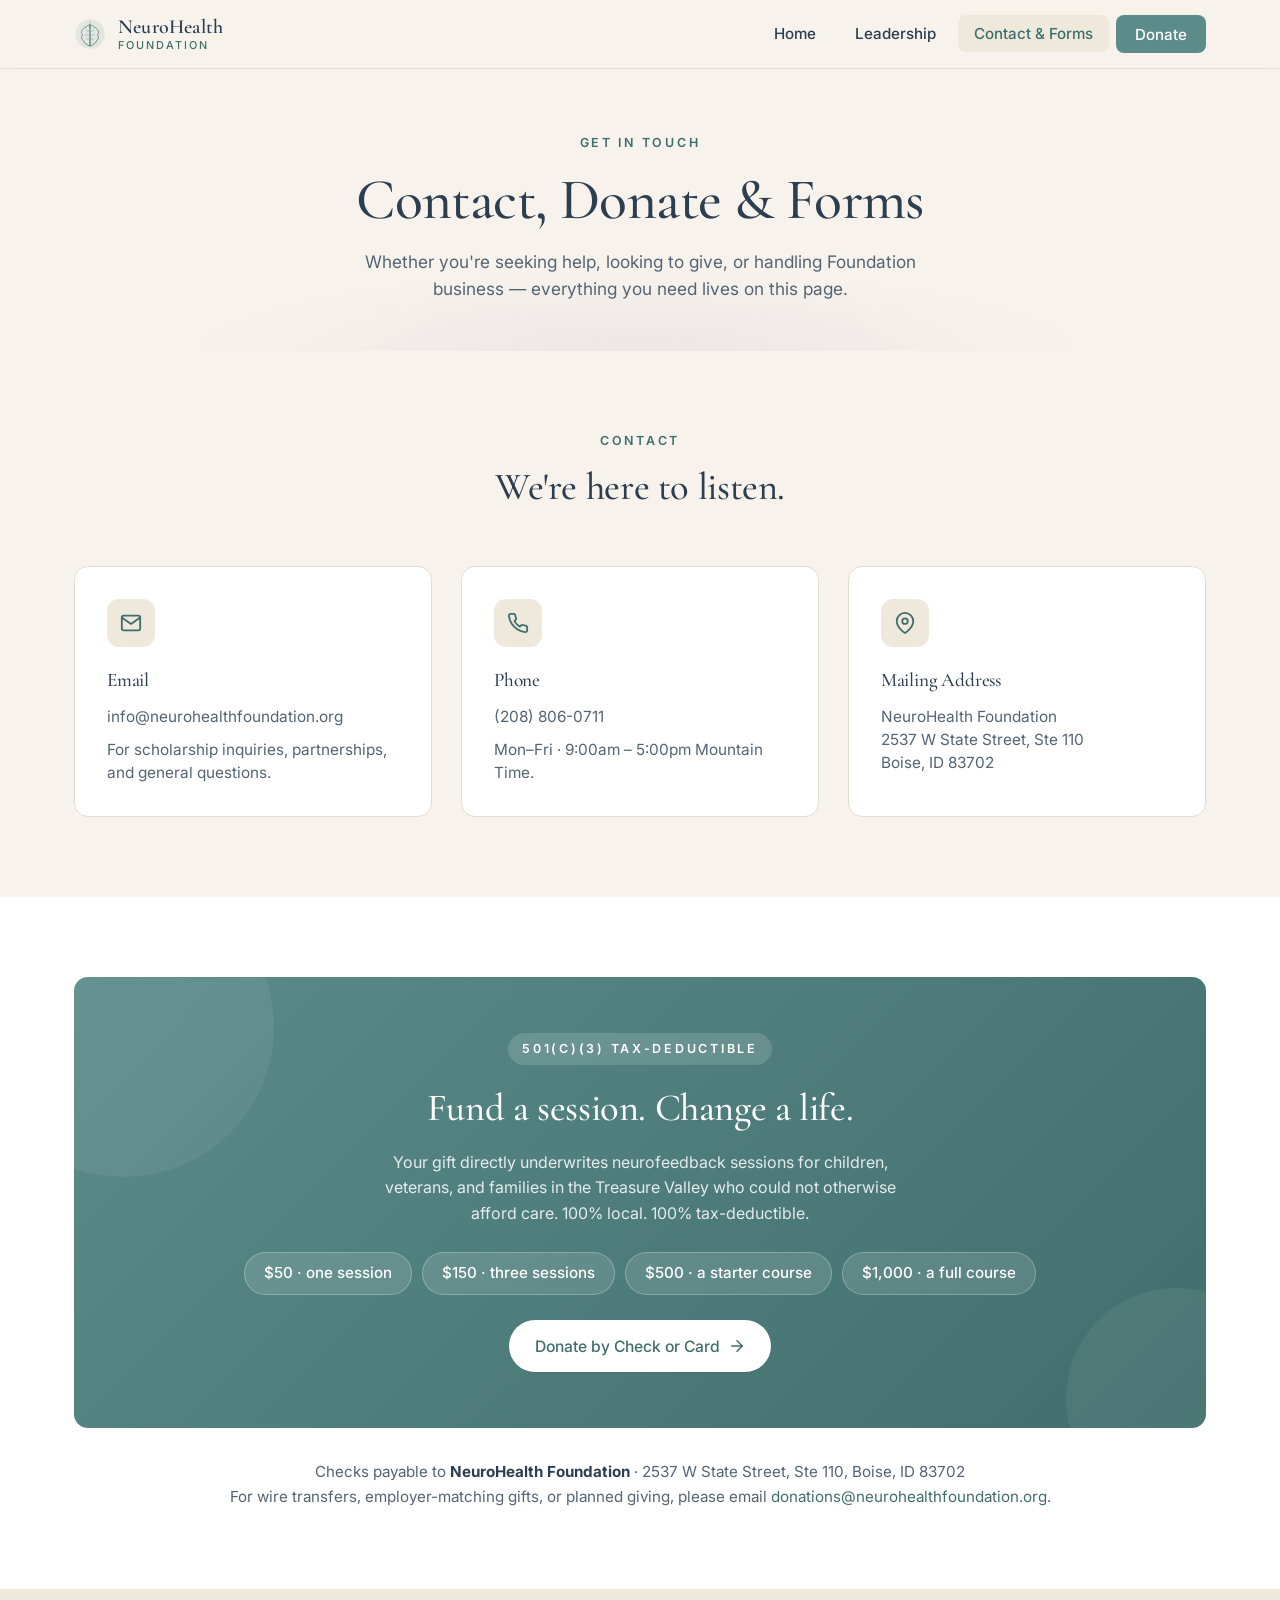
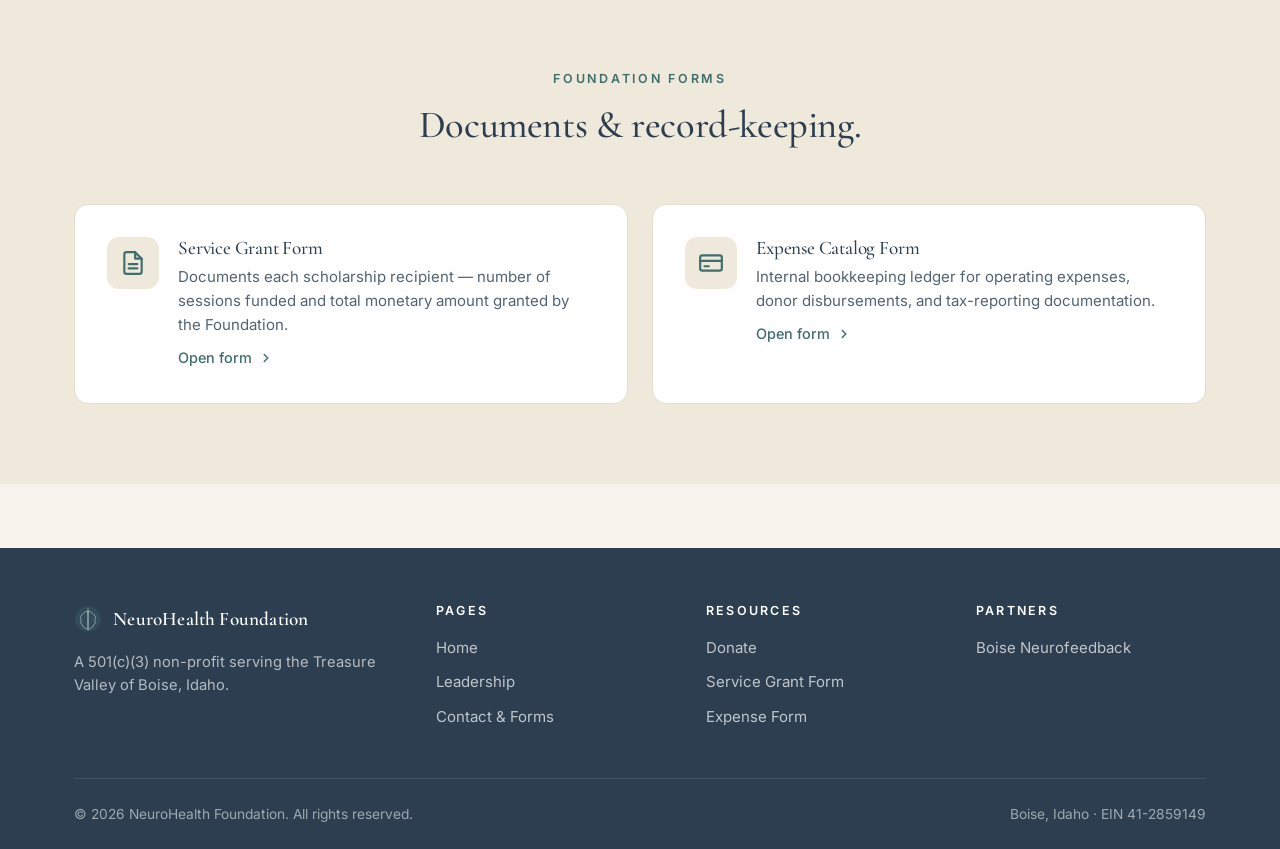
<file: boise=neurofeedback-logo.html>
<!DOCTYPE html>
<html lang="en">
<head>
  <meta charset="UTF-8" />
  <meta name="viewport" content="width=device-width, initial-scale=1.0" />
  <title>Contact, Donate &amp; Forms — NeuroHealth Foundation</title>
  <meta name="description" content="Reach NeuroHealth Foundation, make a tax-deductible donation, and access service grant and expense reporting forms." />
  <link rel="preconnect" href="https://fonts.googleapis.com">
  <link rel="preconnect" href="https://fonts.gstatic.com" crossorigin>
  <link href="https://fonts.googleapis.com/css2?family=Cormorant+Garamond:ital,wght@0,400;0,500;0,600;1,400;1,500&family=Inter:wght@400;500;600&display=swap" rel="stylesheet">
  <style>
/* ============================================================
   NeuroHealth Foundation — Stylesheet
   Palette: soft sage, warm cream, deep slate, gentle lavender
   ============================================================ */

:root {
  --sage: #5b8c8a;
  --sage-deep: #406e6c;
  --sage-soft: #a8c7c2;
  --cream: #f7f3ec;
  --cream-warm: #efe9dc;
  --slate: #2c3e50;
  --slate-soft: #546473;
  --lavender: #b8a9c9;
  --gold: #c9a96a;
  --ink: #1f2a36;
  --muted: #6b7785;
  --line: #e3dccf;
  --white: #ffffff;
  --shadow-sm: 0 1px 2px rgba(31, 42, 54, 0.06);
  --shadow-md: 0 8px 24px rgba(31, 42, 54, 0.08);
  --shadow-lg: 0 20px 50px rgba(31, 42, 54, 0.12);
  --radius: 14px;
  --radius-sm: 8px;
  --maxw: 1180px;
}

* { box-sizing: border-box; }

html { scroll-behavior: smooth; }

body {
  margin: 0;
  font-family: "Inter", "Helvetica Neue", system-ui, -apple-system, "Segoe UI", Arial, sans-serif;
  color: var(--ink);
  background: var(--cream);
  line-height: 1.6;
  -webkit-font-smoothing: antialiased;
}

h1, h2, h3, h4 {
  font-family: "Cormorant Garamond", "Georgia", "Times New Roman", serif;
  font-weight: 500;
  letter-spacing: -0.01em;
  color: var(--slate);
  margin: 0 0 0.5em;
  line-height: 1.2;
}

h1 { font-size: clamp(2.2rem, 4.5vw, 3.6rem); }
h2 { font-size: clamp(1.7rem, 3vw, 2.4rem); }
h3 { font-size: 1.35rem; }

p { margin: 0 0 1em; color: var(--slate-soft); }

a { color: var(--sage-deep); text-decoration: none; transition: color .2s ease; }
a:hover { color: var(--slate); }

img, svg { max-width: 100%; display: block; }

.container {
  max-width: var(--maxw);
  margin: 0 auto;
  padding: 0 1.5rem;
}

/* ============ HEADER / NAV ============ */

.site-header {
  background: var(--cream);
  border-bottom: 1px solid var(--line);
  position: sticky;
  top: 0;
  z-index: 100;
  backdrop-filter: blur(8px);
  background: rgba(247, 243, 236, 0.92);
}

.nav-wrap {
  display: flex;
  align-items: center;
  justify-content: space-between;
  padding: 1rem 1.5rem;
  max-width: var(--maxw);
  margin: 0 auto;
  gap: 1rem;
}

.brand {
  display: flex;
  align-items: center;
  gap: 0.75rem;
  text-decoration: none;
}

.brand-logo {
  width: 32px !important;
  height: 32px !important;
  max-width: 32px !important;
  max-height: 32px !important;
  flex-shrink: 0;
}

.brand-text {
  display: flex;
  flex-direction: column;
  line-height: 1.1;
}

.brand-name {
  font-family: "Cormorant Garamond", "Georgia", serif;
  font-size: 1.25rem;
  font-weight: 600;
  color: var(--slate);
  letter-spacing: 0.01em;
}

.brand-tag {
  font-size: 0.68rem;
  text-transform: uppercase;
  letter-spacing: 0.18em;
  color: var(--sage-deep);
  font-weight: 500;
  margin-top: 2px;
}

.nav-links {
  display: flex;
  align-items: center;
  gap: 0.4rem;
  list-style: none;
  margin: 0;
  padding: 0;
}

.nav-links a {
  padding: 0.55rem 1rem;
  color: var(--slate);
  font-size: 0.95rem;
  font-weight: 500;
  border-radius: var(--radius-sm);
  transition: all .2s ease;
}

.nav-links a:hover {
  background: var(--cream-warm);
  color: var(--sage-deep);
}

.nav-links a.active {
  color: var(--sage-deep);
  background: var(--cream-warm);
}

.nav-cta {
  background: var(--sage) !important;
  color: var(--white) !important;
  padding: 0.6rem 1.2rem !important;
}

.nav-cta:hover {
  background: var(--sage-deep) !important;
  color: var(--white) !important;
}

.nav-toggle {
  display: none;
  background: none;
  border: none;
  cursor: pointer;
  padding: 8px;
  color: var(--slate);
}

/* ============ HERO ============ */

.hero {
  position: relative;
  padding: 5rem 0 6rem;
  overflow: hidden;
  background:
    radial-gradient(ellipse 80% 60% at 80% 20%, rgba(184, 169, 201, 0.18), transparent 60%),
    radial-gradient(ellipse 60% 50% at 10% 90%, rgba(168, 199, 194, 0.25), transparent 60%),
    var(--cream);
}

.hero-grid {
  display: grid;
  grid-template-columns: 1.1fr 1fr;
  gap: 4rem;
  align-items: center;
}

.hero-eyebrow {
  display: inline-block;
  font-size: 0.78rem;
  text-transform: uppercase;
  letter-spacing: 0.22em;
  color: var(--sage-deep);
  font-weight: 600;
  margin-bottom: 1.2rem;
  padding: 0.4rem 0.9rem;
  background: rgba(91, 140, 138, 0.1);
  border-radius: 100px;
}

.hero h1 {
  margin-bottom: 1.2rem;
}

.hero h1 .accent {
  font-style: italic;
  color: var(--sage-deep);
}

.hero-lede {
  font-size: 1.15rem;
  color: var(--slate-soft);
  margin-bottom: 2rem;
  max-width: 32em;
}

.hero-actions {
  display: flex;
  gap: 1rem;
  flex-wrap: wrap;
}

/* ============ BUTTONS ============ */

.btn {
  display: inline-flex;
  align-items: center;
  gap: 0.5rem;
  padding: 0.85rem 1.6rem;
  border-radius: 100px;
  font-weight: 500;
  font-size: 0.98rem;
  text-decoration: none;
  border: none;
  cursor: pointer;
  transition: all .2s ease;
  font-family: inherit;
}

.btn-primary {
  background: var(--sage);
  color: var(--white);
  box-shadow: var(--shadow-sm);
}

.btn-primary:hover {
  background: var(--sage-deep);
  color: var(--white);
  transform: translateY(-1px);
  box-shadow: var(--shadow-md);
}

.btn-secondary {
  background: transparent;
  color: var(--slate);
  border: 1.5px solid var(--slate);
}

.btn-secondary:hover {
  background: var(--slate);
  color: var(--white);
}

.btn-ghost {
  background: var(--cream-warm);
  color: var(--slate);
}

.btn-ghost:hover {
  background: var(--sage-soft);
  color: var(--slate);
}

.btn svg { width: 18px; height: 18px; }

/* ============ HERO VISUAL ============ */

.hero-visual {
  position: relative;
  aspect-ratio: 1 / 1;
  max-width: 480px;
  margin: 0 auto;
}

.hero-visual .blob {
  position: absolute;
  inset: 0;
  background: linear-gradient(135deg, var(--sage-soft) 0%, var(--lavender) 100%);
  border-radius: 60% 40% 55% 45% / 55% 45% 55% 45%;
  filter: blur(0.5px);
  animation: morph 18s ease-in-out infinite;
  opacity: 0.85;
}

@keyframes morph {
  0%, 100% { border-radius: 60% 40% 55% 45% / 55% 45% 55% 45%; }
  50% { border-radius: 45% 55% 45% 55% / 60% 40% 60% 40%; }
}

.hero-visual .brain-svg {
  position: absolute;
  inset: 12%;
  width: 76%;
  height: 76%;
  filter: drop-shadow(0 12px 30px rgba(44, 62, 80, 0.18));
}

.hero-visual .float-dot {
  position: absolute;
  border-radius: 50%;
  background: var(--white);
  box-shadow: var(--shadow-md);
}

.hero-visual .dot-1 { width: 70px; height: 70px; top: -10px; right: 10%; opacity: 0.9; }
.hero-visual .dot-2 { width: 40px; height: 40px; bottom: 8%; left: -10px; background: var(--gold); }
.hero-visual .dot-3 { width: 22px; height: 22px; top: 30%; right: -8px; background: var(--lavender); }

/* ============ SECTIONS ============ */

.section {
  padding: 5rem 0;
}

.section-tight { padding: 3.5rem 0; }

.section-cream { background: var(--cream); }
.section-warm { background: var(--cream-warm); }
.section-white { background: var(--white); }

.section-head {
  text-align: center;
  max-width: 720px;
  margin: 0 auto 3.5rem;
}

.section-head .eyebrow {
  font-size: 0.78rem;
  text-transform: uppercase;
  letter-spacing: 0.22em;
  color: var(--sage-deep);
  font-weight: 600;
  display: block;
  margin-bottom: 0.8rem;
}

/* ============ MISSION CARD ============ */

.mission-card {
  background: var(--white);
  border-radius: var(--radius);
  padding: 3rem 3rem;
  box-shadow: var(--shadow-md);
  position: relative;
  overflow: hidden;
  border: 1px solid var(--line);
  max-width: 920px;
  margin: 0 auto;
}

.mission-card::before {
  content: "";
  position: absolute;
  top: 0; left: 0;
  width: 6px;
  height: 100%;
  background: linear-gradient(180deg, var(--sage), var(--lavender));
}

.mission-card .quote-mark {
  font-family: "Cormorant Garamond", serif;
  font-size: 5rem;
  color: var(--sage-soft);
  line-height: 0.6;
  margin-bottom: 0.5rem;
}

.mission-card p {
  font-family: "Cormorant Garamond", "Georgia", serif;
  font-size: 1.5rem;
  font-style: italic;
  color: var(--slate);
  line-height: 1.5;
  margin: 0;
}

/* ============ PILLARS / VALUE GRID ============ */

.pillars {
  display: grid;
  grid-template-columns: repeat(3, 1fr);
  gap: 1.8rem;
}

.pillar {
  background: var(--white);
  padding: 2.2rem 1.8rem;
  border-radius: var(--radius);
  border: 1px solid var(--line);
  transition: transform .3s ease, box-shadow .3s ease;
}

.pillar:hover {
  transform: translateY(-4px);
  box-shadow: var(--shadow-md);
}

.pillar-icon {
  width: 56px;
  height: 56px;
  border-radius: 14px;
  background: linear-gradient(135deg, var(--sage-soft), var(--sage));
  display: flex;
  align-items: center;
  justify-content: center;
  margin-bottom: 1.2rem;
  color: var(--white);
}

.pillar-icon svg { width: 28px; height: 28px; }

.pillar:nth-child(2) .pillar-icon { background: linear-gradient(135deg, var(--lavender), #8c79a8); }
.pillar:nth-child(3) .pillar-icon { background: linear-gradient(135deg, #d9c285, var(--gold)); }

.pillar h3 { margin-bottom: 0.4rem; }
.pillar p { margin: 0; font-size: 0.96rem; }

/* ============ PARTNER CTA ============ */

.partner-banner {
  background: linear-gradient(135deg, var(--slate) 0%, #1b2a3a 100%);
  color: var(--white);
  border-radius: var(--radius);
  padding: 3rem;
  display: grid;
  grid-template-columns: 1.5fr 1fr;
  gap: 2rem;
  align-items: center;
  position: relative;
  overflow: hidden;
}

.partner-banner::after {
  content: "";
  position: absolute;
  right: -80px;
  top: -80px;
  width: 260px;
  height: 260px;
  background: radial-gradient(circle, rgba(168, 199, 194, 0.25), transparent 70%);
  border-radius: 50%;
}

.partner-banner h2 {
  color: var(--white);
  margin-bottom: 0.6rem;
}

.partner-banner p {
  color: rgba(255, 255, 255, 0.78);
  margin-bottom: 0;
}

.partner-banner .partner-cta {
  text-align: right;
  position: relative;
  z-index: 1;
}

.partner-banner .btn-primary {
  background: var(--sage-soft);
  color: var(--slate);
}

.partner-banner .btn-primary:hover {
  background: var(--white);
  color: var(--slate);
}

/* ============ LEADERSHIP GRID ============ */

.leader-grid {
  display: grid;
  grid-template-columns: repeat(2, 1fr);
  gap: 2rem;
}

.leader-grid.three { grid-template-columns: repeat(3, 1fr); }

.leader-card {
  background: var(--white);
  border-radius: var(--radius);
  padding: 2.4rem 2rem;
  border: 1px solid var(--line);
  text-align: center;
  transition: transform .3s ease, box-shadow .3s ease;
}

.leader-card:hover {
  transform: translateY(-3px);
  box-shadow: var(--shadow-md);
}

.leader-portrait {
  width: 120px;
  height: 120px;
  border-radius: 50%;
  margin: 0 auto 1.4rem;
  background: linear-gradient(135deg, var(--sage-soft), var(--lavender));
  display: flex;
  align-items: center;
  justify-content: center;
  color: var(--white);
  font-family: "Cormorant Garamond", serif;
  font-size: 2.4rem;
  font-weight: 500;
  letter-spacing: 0.04em;
  box-shadow: var(--shadow-md);
  border: 4px solid var(--white);
}

.leader-card:nth-child(2n) .leader-portrait { background: linear-gradient(135deg, var(--lavender), var(--sage)); }
.leader-card:nth-child(3n) .leader-portrait { background: linear-gradient(135deg, var(--gold), #b88c4a); }

.leader-name {
  font-family: "Cormorant Garamond", serif;
  font-size: 1.5rem;
  font-weight: 600;
  color: var(--slate);
  margin-bottom: 0.2rem;
}

.leader-role {
  font-size: 0.78rem;
  text-transform: uppercase;
  letter-spacing: 0.18em;
  color: var(--sage-deep);
  font-weight: 600;
  margin-bottom: 1rem;
}

.leader-bio {
  font-size: 0.95rem;
  color: var(--slate-soft);
  line-height: 1.6;
  margin: 0;
}

.president-card {
  background: linear-gradient(135deg, var(--white), var(--cream-warm));
  padding: 3rem;
  display: grid;
  grid-template-columns: 220px 1fr;
  gap: 2.5rem;
  align-items: center;
  max-width: 900px;
  margin: 0 auto 3rem;
  border: 1px solid var(--line);
}

.president-card .leader-portrait {
  width: 200px;
  height: 200px;
  font-size: 4rem;
}

.president-card .leader-name { font-size: 2rem; }

/* ============ CONTACT / FORMS PAGE ============ */

.contact-grid {
  display: grid;
  grid-template-columns: 1fr 1fr 1fr;
  gap: 1.8rem;
}

.contact-card {
  background: var(--white);
  border-radius: var(--radius);
  padding: 2rem;
  border: 1px solid var(--line);
  display: flex;
  flex-direction: column;
  gap: 0.6rem;
}

.contact-card .icon-wrap {
  width: 48px;
  height: 48px;
  border-radius: 12px;
  background: var(--cream-warm);
  color: var(--sage-deep);
  display: flex;
  align-items: center;
  justify-content: center;
  margin-bottom: 0.8rem;
}

.contact-card .icon-wrap svg { width: 22px; height: 22px; }

.contact-card h3 {
  font-size: 1.2rem;
  margin-bottom: 0.2rem;
}

.contact-card p, .contact-card a {
  font-size: 0.96rem;
  color: var(--slate-soft);
  margin: 0;
  line-height: 1.5;
  word-break: break-word;
}

.contact-card a:hover { color: var(--sage-deep); }

/* Donate */

.donate-section {
  background: linear-gradient(135deg, var(--sage) 0%, var(--sage-deep) 100%);
  color: var(--white);
  border-radius: var(--radius);
  padding: 3.5rem;
  text-align: center;
  position: relative;
  overflow: hidden;
}

.donate-section::before, .donate-section::after {
  content: "";
  position: absolute;
  border-radius: 50%;
  background: rgba(255, 255, 255, 0.06);
}

.donate-section::before { width: 300px; height: 300px; top: -100px; left: -100px; }
.donate-section::after { width: 220px; height: 220px; bottom: -80px; right: -80px; }

.donate-section h2 { color: var(--white); }
.donate-section p { color: rgba(255, 255, 255, 0.85); max-width: 540px; margin: 0 auto 1.6rem; }

.donate-section .btn-primary {
  background: var(--white);
  color: var(--sage-deep);
  position: relative;
  z-index: 1;
}

.donate-section .btn-primary:hover {
  background: var(--cream);
  color: var(--slate);
}

.donate-amounts {
  display: flex;
  justify-content: center;
  gap: 0.6rem;
  flex-wrap: wrap;
  margin-bottom: 1.6rem;
  position: relative;
  z-index: 1;
}

.donate-amounts .amount-chip {
  padding: 0.5rem 1.2rem;
  background: rgba(255, 255, 255, 0.12);
  border: 1px solid rgba(255, 255, 255, 0.25);
  border-radius: 100px;
  color: var(--white);
  font-weight: 500;
  font-size: 0.95rem;
}

/* Forms list */

.forms-list {
  display: grid;
  grid-template-columns: 1fr 1fr;
  gap: 1.5rem;
}

.form-link {
  background: var(--white);
  border: 1px solid var(--line);
  border-radius: var(--radius);
  padding: 2rem;
  display: flex;
  gap: 1.2rem;
  align-items: flex-start;
  text-decoration: none;
  transition: all .2s ease;
}

.form-link:hover {
  transform: translateY(-2px);
  border-color: var(--sage-soft);
  box-shadow: var(--shadow-md);
}

.form-link .form-icon {
  width: 52px;
  height: 52px;
  border-radius: 12px;
  background: var(--cream-warm);
  color: var(--sage-deep);
  display: flex;
  align-items: center;
  justify-content: center;
  flex-shrink: 0;
}

.form-link .form-icon svg { width: 26px; height: 26px; }

.form-link h3 {
  margin-bottom: 0.3rem;
  font-size: 1.2rem;
}

.form-link p {
  margin: 0;
  font-size: 0.94rem;
}

.form-link .form-cta {
  display: inline-flex;
  align-items: center;
  gap: 0.4rem;
  color: var(--sage-deep);
  font-weight: 500;
  font-size: 0.9rem;
  margin-top: 0.6rem;
}

/* ============ FOOTER ============ */

.site-footer {
  background: var(--slate);
  color: rgba(255, 255, 255, 0.75);
  padding: 3.5rem 0 1.5rem;
  margin-top: 4rem;
}

.footer-grid {
  display: grid;
  grid-template-columns: 1.4fr 1fr 1fr 1fr;
  gap: 2.5rem;
  margin-bottom: 2.5rem;
}

.footer-brand {
  display: flex;
  align-items: center;
  gap: 0.7rem;
  margin-bottom: 1rem;
}

.footer-brand .brand-logo { width: 28px !important; height: 28px !important; }

.footer-brand .brand-name { color: var(--white); font-size: 1.2rem; }

.footer-grid p { color: rgba(255, 255, 255, 0.65); font-size: 0.92rem; }

.footer-grid h4 {
  color: var(--white);
  font-family: inherit;
  font-size: 0.78rem;
  text-transform: uppercase;
  letter-spacing: 0.18em;
  font-weight: 600;
  margin-bottom: 1rem;
}

.footer-grid ul {
  list-style: none;
  padding: 0;
  margin: 0;
}

.footer-grid ul li { margin-bottom: 0.55rem; }

.footer-grid ul a {
  color: rgba(255, 255, 255, 0.7);
  font-size: 0.94rem;
}

.footer-grid ul a:hover { color: var(--sage-soft); }

.footer-bottom {
  border-top: 1px solid rgba(255, 255, 255, 0.1);
  padding-top: 1.5rem;
  display: flex;
  justify-content: space-between;
  flex-wrap: wrap;
  gap: 1rem;
  font-size: 0.86rem;
  color: rgba(255, 255, 255, 0.55);
}

/* ============ PAGE HEADER (subpages) ============ */

.page-hero {
  padding: 4rem 0 3rem;
  text-align: center;
  background:
    radial-gradient(ellipse 60% 50% at 50% 100%, rgba(184, 169, 201, 0.18), transparent 60%),
    var(--cream);
}

.page-hero .eyebrow {
  font-size: 0.78rem;
  text-transform: uppercase;
  letter-spacing: 0.22em;
  color: var(--sage-deep);
  font-weight: 600;
  display: block;
  margin-bottom: 0.8rem;
}

.page-hero h1 { margin-bottom: 0.8rem; }

.page-hero p {
  max-width: 600px;
  margin: 0 auto;
  font-size: 1.08rem;
}

/* ============ FORM (printable) ============ */

.form-page {
  background: var(--white);
  max-width: 8.5in;
  margin: 2rem auto;
  padding: 1in;
  box-shadow: var(--shadow-md);
  border-radius: 8px;
}

.form-page .form-header {
  display: flex;
  align-items: center;
  justify-content: space-between;
  border-bottom: 2px solid var(--sage);
  padding-bottom: 1.2rem;
  margin-bottom: 1.8rem;
}

.form-page .form-header .brand { gap: 0.6rem; }
.form-page .form-header .brand-name { font-size: 1.1rem; }

.form-page h1 {
  font-size: 1.8rem;
  margin-bottom: 0.2rem;
}

.form-page .form-subtitle {
  font-size: 0.85rem;
  text-transform: uppercase;
  letter-spacing: 0.16em;
  color: var(--sage-deep);
  font-weight: 600;
}

.form-section {
  margin-bottom: 1.8rem;
}

.form-section h2 {
  font-size: 1.05rem;
  text-transform: uppercase;
  letter-spacing: 0.14em;
  color: var(--slate);
  font-family: inherit;
  font-weight: 600;
  padding-bottom: 0.4rem;
  border-bottom: 1px solid var(--line);
  margin-bottom: 1rem;
}

.form-row {
  display: grid;
  grid-template-columns: repeat(2, 1fr);
  gap: 1rem 1.5rem;
  margin-bottom: 0.8rem;
}

.form-row.three { grid-template-columns: repeat(3, 1fr); }
.form-row.full { grid-template-columns: 1fr; }

.form-field {
  display: flex;
  flex-direction: column;
}

.form-field label {
  font-size: 0.75rem;
  text-transform: uppercase;
  letter-spacing: 0.1em;
  color: var(--slate-soft);
  font-weight: 600;
  margin-bottom: 0.3rem;
}

.form-field input,
.form-field select,
.form-field textarea {
  border: none;
  border-bottom: 1.5px solid var(--slate);
  background: transparent;
  padding: 0.4rem 0;
  font-size: 0.98rem;
  font-family: inherit;
  color: var(--ink);
  outline: none;
}

.form-field textarea {
  border: 1px solid var(--line);
  padding: 0.6rem;
  min-height: 70px;
  border-radius: 6px;
  resize: vertical;
}

.form-field input:focus,
.form-field textarea:focus,
.form-field select:focus {
  border-color: var(--sage);
}

.signature-row {
  display: grid;
  grid-template-columns: 2fr 1fr;
  gap: 2rem;
  margin-top: 2rem;
}

.signature-line {
  border-top: 1px solid var(--slate);
  padding-top: 0.4rem;
  font-size: 0.75rem;
  color: var(--slate-soft);
  text-transform: uppercase;
  letter-spacing: 0.1em;
}

.expense-table {
  width: 100%;
  border-collapse: collapse;
  font-size: 0.92rem;
}

.expense-table th {
  text-align: left;
  font-size: 0.72rem;
  text-transform: uppercase;
  letter-spacing: 0.1em;
  color: var(--slate-soft);
  font-weight: 600;
  padding: 0.5rem 0.6rem;
  border-bottom: 2px solid var(--slate);
}

.expense-table td {
  padding: 0.7rem 0.6rem;
  border-bottom: 1px solid var(--line);
  height: 32px;
}

.totals-row {
  display: flex;
  justify-content: flex-end;
  gap: 2rem;
  margin-top: 1.2rem;
  font-size: 0.95rem;
}

.totals-row strong { color: var(--slate); }

.form-actions {
  margin-top: 2rem;
  display: flex;
  gap: 1rem;
  flex-wrap: wrap;
}

.form-actions .btn { padding: 0.7rem 1.4rem; font-size: 0.92rem; }

.form-note {
  background: var(--cream-warm);
  border-left: 3px solid var(--sage);
  padding: 0.9rem 1.2rem;
  border-radius: 4px;
  font-size: 0.88rem;
  color: var(--slate-soft);
  margin-top: 1.8rem;
}

.back-link {
  display: inline-flex;
  align-items: center;
  gap: 0.4rem;
  font-size: 0.92rem;
  color: var(--sage-deep);
  margin: 1.5rem 0;
}

/* ============ RESPONSIVE ============ */

@media (max-width: 900px) {
  .nav-toggle { display: flex; }
  .nav-links {
    display: none;
    position: absolute;
    top: 100%;
    left: 0;
    right: 0;
    flex-direction: column;
    align-items: stretch;
    background: var(--cream);
    padding: 1rem;
    border-bottom: 1px solid var(--line);
    gap: 0.2rem;
  }
  .nav-links.open { display: flex; }
  .nav-links a { width: 100%; }

  .hero-grid { grid-template-columns: 1fr; gap: 2rem; }
  .hero-visual { max-width: 360px; }
  .hero { padding: 3rem 0 4rem; }

  .pillars { grid-template-columns: 1fr; }
  .leader-grid, .leader-grid.three { grid-template-columns: 1fr; }
  .contact-grid { grid-template-columns: 1fr; }
  .forms-list { grid-template-columns: 1fr; }
  .partner-banner { grid-template-columns: 1fr; padding: 2rem; }
  .partner-banner .partner-cta { text-align: left; }
  .footer-grid { grid-template-columns: 1fr 1fr; }
  .president-card { grid-template-columns: 1fr; text-align: center; padding: 2rem; }
  .president-card .leader-portrait { margin: 0 auto; }
  .mission-card { padding: 2rem 1.5rem; }
  .mission-card p { font-size: 1.2rem; }

  .form-page { padding: 1.5rem; margin: 1rem; }
  .form-row, .form-row.three { grid-template-columns: 1fr; }
  .donate-section { padding: 2rem 1.5rem; }
}

@media (max-width: 520px) {
  .footer-grid { grid-template-columns: 1fr; }
  .brand-name { font-size: 1.1rem; }
  .brand-tag { font-size: 0.62rem; }
}

/* ============ PRINT ============ */

@media print {
  .site-header, .site-footer, .back-link, .form-actions, .form-note { display: none !important; }
  body { background: var(--white); }
  .form-page { box-shadow: none; margin: 0; padding: 0.5in; max-width: 100%; }
  .form-field input, .form-field textarea, .form-field select { border-color: #333 !important; }
}

</style>
  <link rel="icon" type="image/svg+xml" href="data:image/svg+xml,%3Csvg xmlns='http://www.w3.org/2000/svg' viewBox='0 0 100 100'%3E%3Ccircle cx='50' cy='50' r='48' fill='%235b8c8a'/%3E%3C/svg%3E">
</head>
<body>

  <!-- HEADER -->
  <header class="site-header">
    <div class="nav-wrap">
      <a href="index.html" class="brand" aria-label="NeuroHealth Foundation home">
        <svg class="brand-logo" width="32" height="32" style="width:32px;height:32px;max-width:32px;max-height:32px;flex-shrink:0;display:inline-block;vertical-align:middle" viewBox="0 0 100 100" xmlns="http://www.w3.org/2000/svg" aria-hidden="true">
          <defs>
            <linearGradient id="brainGrad" x1="0%" y1="0%" x2="100%" y2="100%">
              <stop offset="0%" stop-color="#5b8c8a" />
              <stop offset="100%" stop-color="#406e6c" />
            </linearGradient>
          </defs>
          <circle cx="50" cy="50" r="46" fill="url(#brainGrad)" opacity="0.12" />
          <path d="M48 22c-5 0-9 3-11 7-4 0-8 3-9 7-3 2-5 5-5 9 0 3 1 6 4 8-2 2-3 5-3 8 0 4 2 8 6 10 0 5 4 9 9 10 2 4 6 6 11 6 1-15 1-50-2-65z" fill="none" stroke="url(#brainGrad)" stroke-width="2.5" stroke-linecap="round" stroke-linejoin="round"/>
          <path d="M52 22c5 0 9 3 11 7 4 0 8 3 9 7 3 2 5 5 5 9 0 3-1 6-4 8 2 2 3 5 3 8 0 4-2 8-6 10 0 5-4 9-9 10-2 4-6 6-11 6-1-15-1-50 2-65z" fill="none" stroke="url(#brainGrad)" stroke-width="2.5" stroke-linecap="round" stroke-linejoin="round"/>
          <path d="M38 38c2 2 4 4 7 4M36 52c3 0 6 1 9 3M40 66c2-1 5-1 7 0" stroke="#5b8c8a" stroke-width="1.8" fill="none" stroke-linecap="round" opacity="0.7"/>
          <path d="M62 38c-2 2-4 4-7 4M64 52c-3 0-6 1-9 3M60 66c-2-1-5-1-7 0" stroke="#5b8c8a" stroke-width="1.8" fill="none" stroke-linecap="round" opacity="0.7"/>
          <circle cx="50" cy="14" r="2.4" fill="#c9a96a"/>
          <line x1="50" y1="18" x2="50" y2="22" stroke="#c9a96a" stroke-width="1.6" stroke-linecap="round"/>
        </svg>
        <span class="brand-text">
          <span class="brand-name">NeuroHealth</span>
          <span class="brand-tag">Foundation</span>
        </span>
      </a>

      <button class="nav-toggle" aria-label="Menu" onclick="document.querySelector('.nav-links').classList.toggle('open')">
        <svg width="24" height="24" viewBox="0 0 24 24" fill="none" stroke="currentColor" stroke-width="2"><line x1="3" y1="6" x2="21" y2="6"/><line x1="3" y1="12" x2="21" y2="12"/><line x1="3" y1="18" x2="21" y2="18"/></svg>
      </button>

      <ul class="nav-links">
        <li><a href="index.html">Home</a></li>
        <li><a href="leadership.html">Leadership</a></li>
        <li><a href="contact.html" class="active">Contact &amp; Forms</a></li>
        <li><a href="#donate" class="nav-cta">Donate</a></li>
      </ul>
    </div>
  </header>

  <!-- PAGE HERO -->
  <section class="page-hero">
    <div class="container">
      <span class="eyebrow">Get in Touch</span>
      <h1>Contact, Donate &amp; Forms</h1>
      <p>Whether you're seeking help, looking to give, or handling Foundation business — everything you need lives on this page.</p>
    </div>
  </section>

  <!-- CONTACT -->
  <section class="section section-cream" id="contact">
    <div class="container">
      <div class="section-head">
        <span class="eyebrow">Contact</span>
        <h2>We're here to listen.</h2>
      </div>

      <div class="contact-grid">
        <div class="contact-card">
          <div class="icon-wrap">
            <svg viewBox="0 0 24 24" fill="none" stroke="currentColor" stroke-width="2" stroke-linecap="round" stroke-linejoin="round"><path d="M4 4h16c1.1 0 2 .9 2 2v12c0 1.1-.9 2-2 2H4c-1.1 0-2-.9-2-2V6c0-1.1.9-2 2-2z"/><polyline points="22,6 12,13 2,6"/></svg>
          </div>
          <h3>Email</h3>
          <a href="mailto:info@neurohealthfoundation.org">info@neurohealthfoundation.org</a>
          <p>For scholarship inquiries, partnerships, and general questions.</p>
        </div>

        <div class="contact-card">
          <div class="icon-wrap">
            <svg viewBox="0 0 24 24" fill="none" stroke="currentColor" stroke-width="2" stroke-linecap="round" stroke-linejoin="round"><path d="M22 16.92v3a2 2 0 0 1-2.18 2 19.79 19.79 0 0 1-8.63-3.07 19.5 19.5 0 0 1-6-6 19.79 19.79 0 0 1-3.07-8.67A2 2 0 0 1 4.11 2h3a2 2 0 0 1 2 1.72 12.84 12.84 0 0 0 .7 2.81 2 2 0 0 1-.45 2.11L8.09 9.91a16 16 0 0 0 6 6l1.27-1.27a2 2 0 0 1 2.11-.45 12.84 12.84 0 0 0 2.81.7A2 2 0 0 1 22 16.92z"/></svg>
          </div>
          <h3>Phone</h3>
          <a href="tel:+12088060711">(208) 806-0711</a>
          <p>Mon–Fri · 9:00am – 5:00pm Mountain Time.</p>
        </div>

        <div class="contact-card">
          <div class="icon-wrap">
            <svg viewBox="0 0 24 24" fill="none" stroke="currentColor" stroke-width="2" stroke-linecap="round" stroke-linejoin="round"><path d="M21 10c0 7-9 13-9 13s-9-6-9-13a9 9 0 0 1 18 0z"/><circle cx="12" cy="10" r="3"/></svg>
          </div>
          <h3>Mailing Address</h3>
          <p>NeuroHealth Foundation<br>2537 W State Street, Ste 110<br>Boise, ID 83702</p>
        </div>
      </div>
    </div>
  </section>

  <!-- DONATE -->
  <section class="section section-white" id="donate">
    <div class="container">
      <div class="donate-section">
        <span class="hero-eyebrow" style="background: rgba(255,255,255,0.14); color: var(--white);">501(c)(3) Tax-Deductible</span>
        <h2>Fund a session. Change a life.</h2>
        <p>Your gift directly underwrites neurofeedback sessions for children, veterans, and families in the Treasure Valley who could not otherwise afford care. 100% local. 100% tax-deductible.</p>

        <div class="donate-amounts">
          <span class="amount-chip">$50 · one session</span>
          <span class="amount-chip">$150 · three sessions</span>
          <span class="amount-chip">$500 · a starter course</span>
          <span class="amount-chip">$1,000 · a full course</span>
        </div>

        <a href="mailto:donations@neurohealthfoundation.org?subject=Donation%20Inquiry" class="btn btn-primary">
          Donate by Check or Card
          <svg viewBox="0 0 24 24" fill="none" stroke="currentColor" stroke-width="2" stroke-linecap="round"><line x1="5" y1="12" x2="19" y2="12"/><polyline points="12 5 19 12 12 19"/></svg>
        </a>
      </div>

      <div style="text-align:center; margin-top: 2rem; color: var(--slate-soft); font-size: 0.95rem;">
        Checks payable to <strong style="color: var(--slate);">NeuroHealth Foundation</strong> · 2537 W State Street, Ste 110, Boise, ID 83702<br>
        For wire transfers, employer-matching gifts, or planned giving, please email
        <a href="mailto:donations@neurohealthfoundation.org">donations@neurohealthfoundation.org</a>.
      </div>
    </div>
  </section>

  <!-- FORMS -->
  <section class="section section-warm" id="forms">
    <div class="container">
      <div class="section-head">
        <span class="eyebrow">Foundation Forms</span>
        <h2>Documents &amp; record-keeping.</h2>
      </div>

      <div class="forms-list">
        <a href="forms/service-grant-form.html" class="form-link">
          <div class="form-icon">
            <svg viewBox="0 0 24 24" fill="none" stroke="currentColor" stroke-width="2" stroke-linecap="round" stroke-linejoin="round"><path d="M14 2H6a2 2 0 0 0-2 2v16a2 2 0 0 0 2 2h12a2 2 0 0 0 2-2V8z"/><polyline points="14 2 14 8 20 8"/><line x1="8" y1="13" x2="16" y2="13"/><line x1="8" y1="17" x2="16" y2="17"/></svg>
          </div>
          <div>
            <h3>Service Grant Form</h3>
            <p>Documents each scholarship recipient — number of sessions funded and total monetary amount granted by the Foundation.</p>
            <span class="form-cta">
              Open form
              <svg viewBox="0 0 24 24" width="14" height="14" fill="none" stroke="currentColor" stroke-width="2.5" stroke-linecap="round"><polyline points="9 18 15 12 9 6"/></svg>
            </span>
          </div>
        </a>

        <a href="forms/expense-catalog-form.html" class="form-link">
          <div class="form-icon">
            <svg viewBox="0 0 24 24" fill="none" stroke="currentColor" stroke-width="2" stroke-linecap="round" stroke-linejoin="round"><rect x="2" y="5" width="20" height="14" rx="2"/><line x1="2" y1="10" x2="22" y2="10"/><line x1="6" y1="15" x2="10" y2="15"/></svg>
          </div>
          <div>
            <h3>Expense Catalog Form</h3>
            <p>Internal bookkeeping ledger for operating expenses, donor disbursements, and tax-reporting documentation.</p>
            <span class="form-cta">
              Open form
              <svg viewBox="0 0 24 24" width="14" height="14" fill="none" stroke="currentColor" stroke-width="2.5" stroke-linecap="round"><polyline points="9 18 15 12 9 6"/></svg>
            </span>
          </div>
        </a>
      </div>
    </div>
  </section>

  <!-- FOOTER -->
  <footer class="site-footer">
    <div class="container">
      <div class="footer-grid">
        <div>
          <div class="footer-brand">
            <svg class="brand-logo" width="32" height="32" style="width:32px;height:32px;max-width:32px;max-height:32px;flex-shrink:0;display:inline-block;vertical-align:middle" viewBox="0 0 100 100" xmlns="http://www.w3.org/2000/svg" aria-hidden="true">
              <circle cx="50" cy="50" r="46" fill="#5b8c8a" opacity="0.18"/>
              <path d="M48 22c-5 0-9 3-11 7-4 0-8 3-9 7-3 2-5 5-5 9 0 3 1 6 4 8-2 2-3 5-3 8 0 4 2 8 6 10 0 5 4 9 9 10 2 4 6 6 11 6 1-15 1-50-2-65z" fill="none" stroke="#a8c7c2" stroke-width="2.5" stroke-linecap="round" stroke-linejoin="round"/>
              <path d="M52 22c5 0 9 3 11 7 4 0 8 3 9 7 3 2 5 5 5 9 0 3-1 6-4 8 2 2 3 5 3 8 0 4-2 8-6 10 0 5-4 9-9 10-2 4-6 6-11 6-1-15-1-50 2-65z" fill="none" stroke="#a8c7c2" stroke-width="2.5" stroke-linecap="round" stroke-linejoin="round"/>
              <circle cx="50" cy="14" r="2.4" fill="#c9a96a"/>
            </svg>
            <span class="brand-name">NeuroHealth Foundation</span>
          </div>
          <p>A 501(c)(3) non-profit serving the Treasure Valley of Boise, Idaho.</p>
        </div>
        <div>
          <h4>Pages</h4>
          <ul>
            <li><a href="index.html">Home</a></li>
            <li><a href="leadership.html">Leadership</a></li>
            <li><a href="contact.html">Contact &amp; Forms</a></li>
          </ul>
        </div>
        <div>
          <h4>Resources</h4>
          <ul>
            <li><a href="#donate">Donate</a></li>
            <li><a href="forms/service-grant-form.html">Service Grant Form</a></li>
            <li><a href="forms/expense-catalog-form.html">Expense Form</a></li>
          </ul>
        </div>
        <div>
          <h4>Partners</h4>
          <ul>
            <li><a href="https://boiseneurofeedback.com" target="_blank" rel="noopener">Boise Neurofeedback</a></li>
          </ul>
        </div>
      </div>
      <div class="footer-bottom">
        <span>© 2026 NeuroHealth Foundation. All rights reserved.</span>
        <span>Boise, Idaho · EIN 41-2859149</span>
      </div>
    </div>
  </footer>

</body>
</html>
</file>
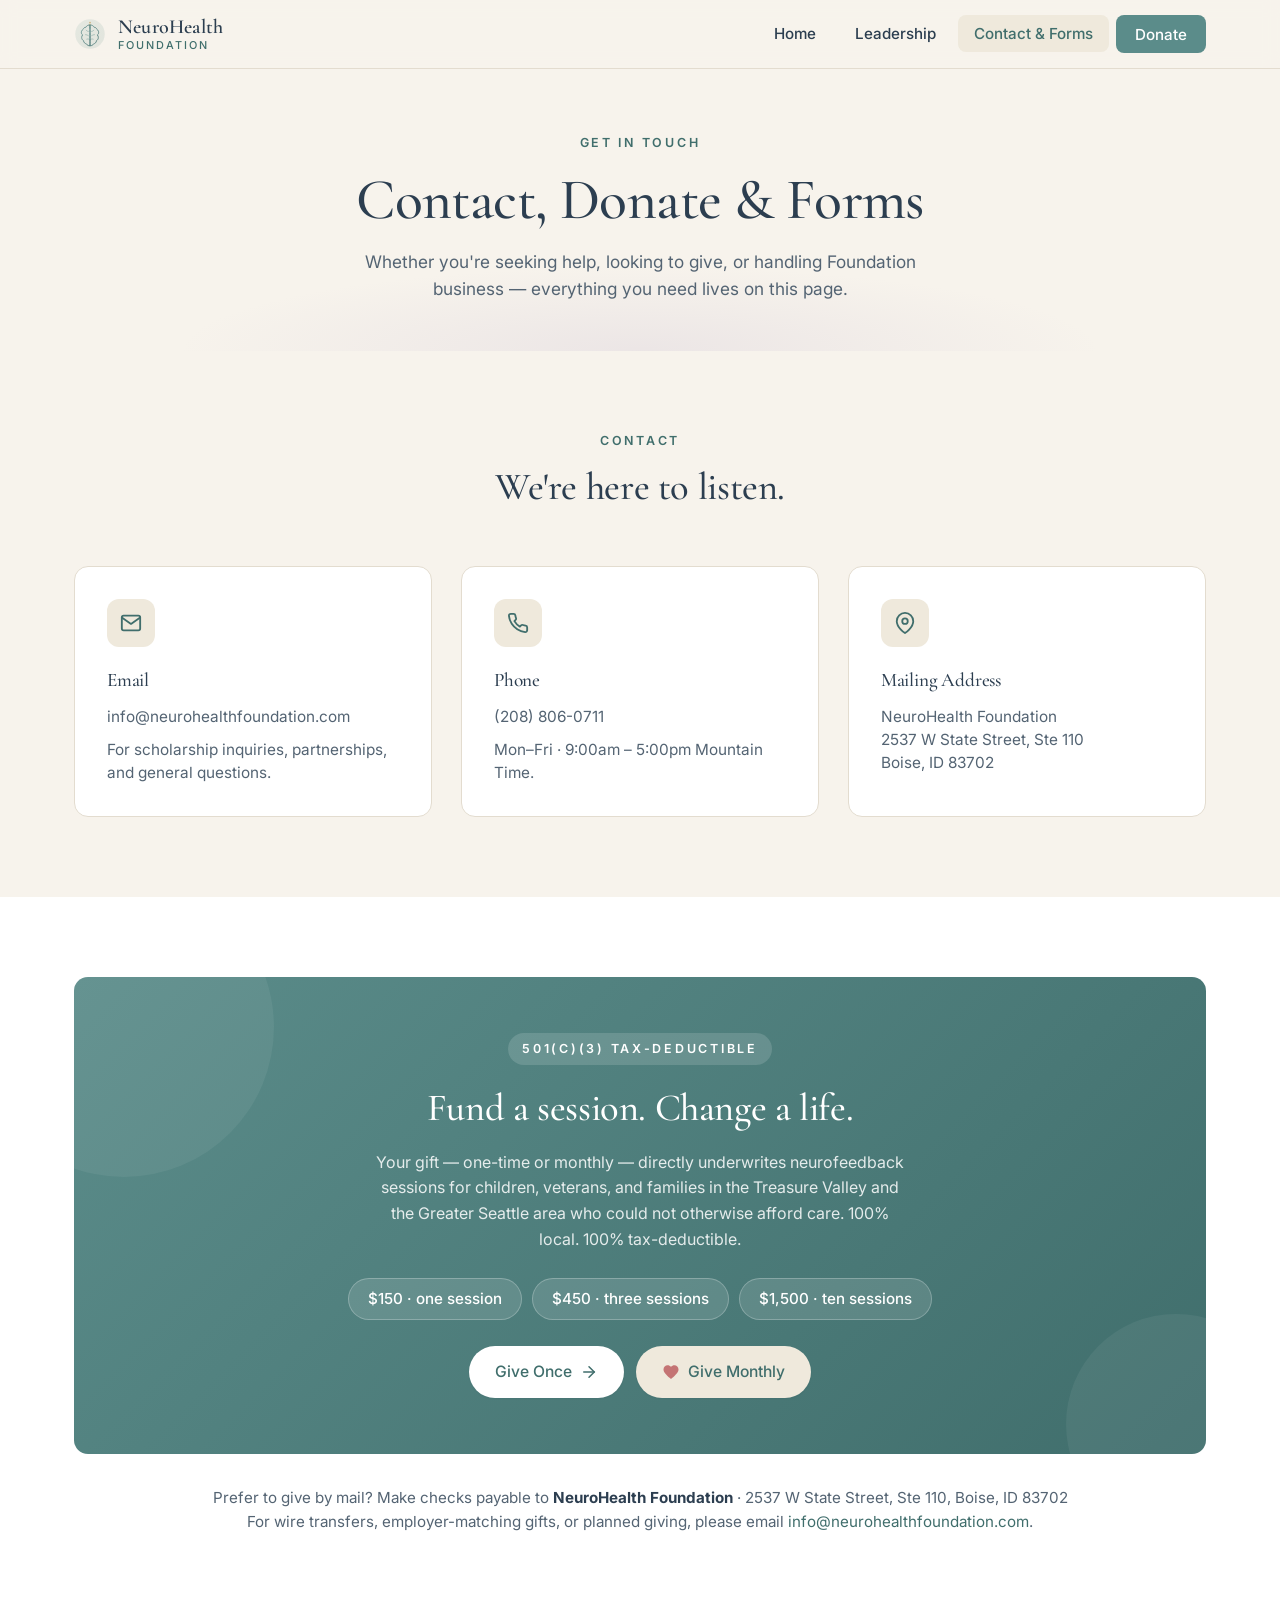
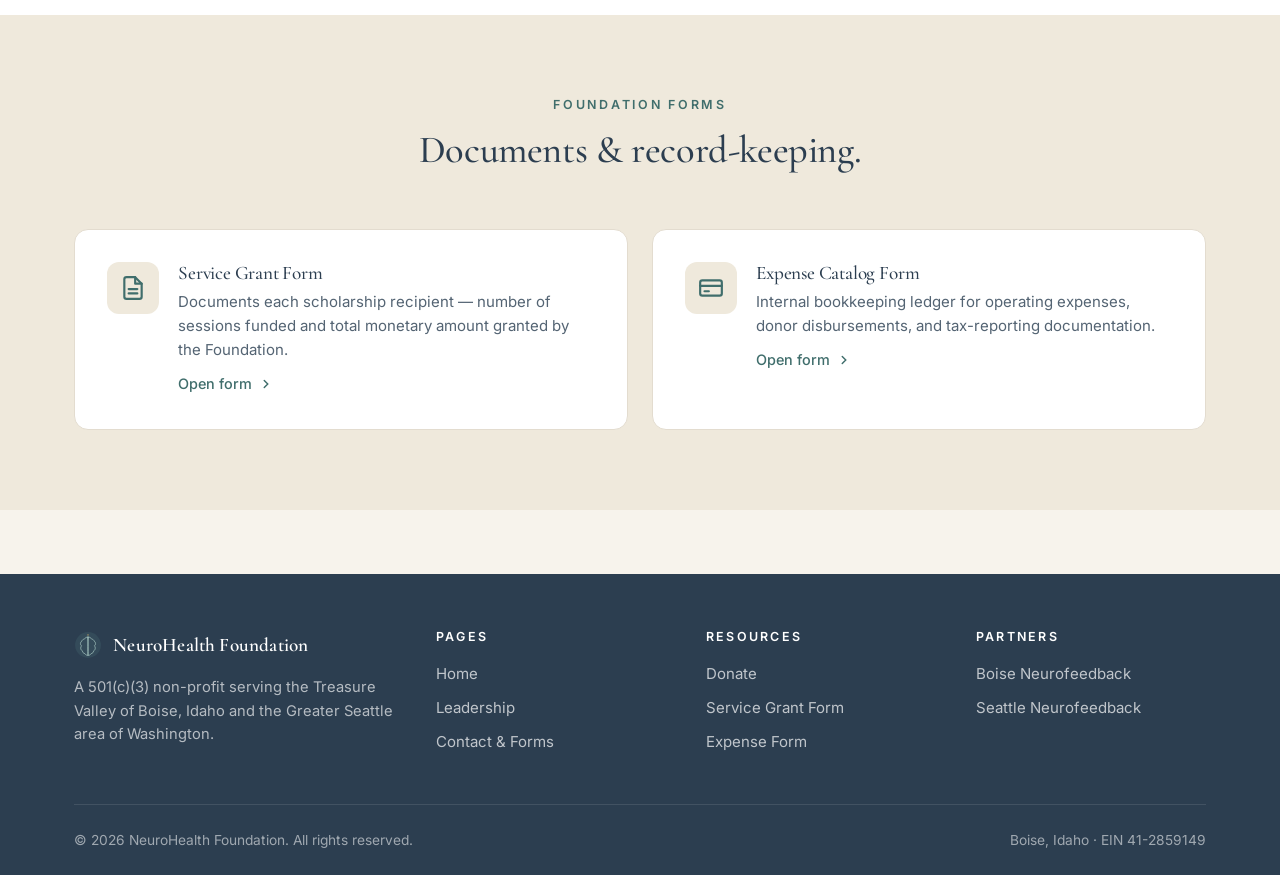
<file: contact.html>
<!DOCTYPE html>
<html lang="en">
<head>
  <meta charset="UTF-8" />
  <meta name="viewport" content="width=device-width, initial-scale=1.0" />
  <title>Contact, Donate &amp; Forms — NeuroHealth Foundation</title>
  <meta name="description" content="Reach NeuroHealth Foundation, make a tax-deductible donation, and access service grant and expense reporting forms." />
  <link rel="preconnect" href="https://fonts.googleapis.com">
  <link rel="preconnect" href="https://fonts.gstatic.com" crossorigin>
  <link href="https://fonts.googleapis.com/css2?family=Cormorant+Garamond:ital,wght@0,400;0,500;0,600;1,400;1,500&family=Inter:wght@400;500;600&display=swap" rel="stylesheet">
  <style>
/* ============================================================
   NeuroHealth Foundation — Stylesheet
   Palette: soft sage, warm cream, deep slate, gentle lavender
   ============================================================ */

:root {
  --sage: #5b8c8a;
  --sage-deep: #406e6c;
  --sage-soft: #a8c7c2;
  --cream: #f7f3ec;
  --cream-warm: #efe9dc;
  --slate: #2c3e50;
  --slate-soft: #546473;
  --lavender: #b8a9c9;
  --gold: #c9a96a;
  --ink: #1f2a36;
  --muted: #6b7785;
  --line: #e3dccf;
  --white: #ffffff;
  --shadow-sm: 0 1px 2px rgba(31, 42, 54, 0.06);
  --shadow-md: 0 8px 24px rgba(31, 42, 54, 0.08);
  --shadow-lg: 0 20px 50px rgba(31, 42, 54, 0.12);
  --radius: 14px;
  --radius-sm: 8px;
  --maxw: 1180px;
}

* { box-sizing: border-box; }

html { scroll-behavior: smooth; }

body {
  margin: 0;
  font-family: "Inter", "Helvetica Neue", system-ui, -apple-system, "Segoe UI", Arial, sans-serif;
  color: var(--ink);
  background: var(--cream);
  line-height: 1.6;
  -webkit-font-smoothing: antialiased;
}

h1, h2, h3, h4 {
  font-family: "Cormorant Garamond", "Georgia", "Times New Roman", serif;
  font-weight: 500;
  letter-spacing: -0.01em;
  color: var(--slate);
  margin: 0 0 0.5em;
  line-height: 1.2;
}

h1 { font-size: clamp(2.2rem, 4.5vw, 3.6rem); }
h2 { font-size: clamp(1.7rem, 3vw, 2.4rem); }
h3 { font-size: 1.35rem; }

p { margin: 0 0 1em; color: var(--slate-soft); }

a { color: var(--sage-deep); text-decoration: none; transition: color .2s ease; }
a:hover { color: var(--slate); }

img, svg { max-width: 100%; display: block; }

.container {
  max-width: var(--maxw);
  margin: 0 auto;
  padding: 0 1.5rem;
}

/* ============ HEADER / NAV ============ */

.site-header {
  background: var(--cream);
  border-bottom: 1px solid var(--line);
  position: sticky;
  top: 0;
  z-index: 100;
  backdrop-filter: blur(8px);
  background: rgba(247, 243, 236, 0.92);
}

.nav-wrap {
  display: flex;
  align-items: center;
  justify-content: space-between;
  padding: 1rem 1.5rem;
  max-width: var(--maxw);
  margin: 0 auto;
  gap: 1rem;
}

.brand {
  display: flex;
  align-items: center;
  gap: 0.75rem;
  text-decoration: none;
}

.brand-logo {
  width: 32px !important;
  height: 32px !important;
  max-width: 32px !important;
  max-height: 32px !important;
  flex-shrink: 0;
}

.brand-text {
  display: flex;
  flex-direction: column;
  line-height: 1.1;
}

.brand-name {
  font-family: "Cormorant Garamond", "Georgia", serif;
  font-size: 1.25rem;
  font-weight: 600;
  color: var(--slate);
  letter-spacing: 0.01em;
}

.brand-tag {
  font-size: 0.68rem;
  text-transform: uppercase;
  letter-spacing: 0.18em;
  color: var(--sage-deep);
  font-weight: 500;
  margin-top: 2px;
}

.nav-links {
  display: flex;
  align-items: center;
  gap: 0.4rem;
  list-style: none;
  margin: 0;
  padding: 0;
}

.nav-links a {
  padding: 0.55rem 1rem;
  color: var(--slate);
  font-size: 0.95rem;
  font-weight: 500;
  border-radius: var(--radius-sm);
  transition: all .2s ease;
}

.nav-links a:hover {
  background: var(--cream-warm);
  color: var(--sage-deep);
}

.nav-links a.active {
  color: var(--sage-deep);
  background: var(--cream-warm);
}

.nav-cta {
  background: var(--sage) !important;
  color: var(--white) !important;
  padding: 0.6rem 1.2rem !important;
}

.nav-cta:hover {
  background: var(--sage-deep) !important;
  color: var(--white) !important;
}

.nav-toggle {
  display: none;
  background: none;
  border: none;
  cursor: pointer;
  padding: 8px;
  color: var(--slate);
}

/* ============ HERO ============ */

.hero {
  position: relative;
  padding: 5rem 0 6rem;
  overflow: hidden;
  background:
    radial-gradient(ellipse 80% 60% at 80% 20%, rgba(184, 169, 201, 0.18), transparent 60%),
    radial-gradient(ellipse 60% 50% at 10% 90%, rgba(168, 199, 194, 0.25), transparent 60%),
    var(--cream);
}

.hero-grid {
  display: grid;
  grid-template-columns: 1.1fr 1fr;
  gap: 4rem;
  align-items: center;
}

.hero-eyebrow {
  display: inline-block;
  font-size: 0.78rem;
  text-transform: uppercase;
  letter-spacing: 0.22em;
  color: var(--sage-deep);
  font-weight: 600;
  margin-bottom: 1.2rem;
  padding: 0.4rem 0.9rem;
  background: rgba(91, 140, 138, 0.1);
  border-radius: 100px;
}

.hero h1 {
  margin-bottom: 1.2rem;
}

.hero h1 .accent {
  font-style: italic;
  color: var(--sage-deep);
}

.hero-lede {
  font-size: 1.15rem;
  color: var(--slate-soft);
  margin-bottom: 2rem;
  max-width: 32em;
}

.hero-actions {
  display: flex;
  gap: 1rem;
  flex-wrap: wrap;
}

/* ============ BUTTONS ============ */

.btn {
  display: inline-flex;
  align-items: center;
  gap: 0.5rem;
  padding: 0.85rem 1.6rem;
  border-radius: 100px;
  font-weight: 500;
  font-size: 0.98rem;
  text-decoration: none;
  border: none;
  cursor: pointer;
  transition: all .2s ease;
  font-family: inherit;
}

.btn-primary {
  background: var(--sage);
  color: var(--white);
  box-shadow: var(--shadow-sm);
}

.btn-primary:hover {
  background: var(--sage-deep);
  color: var(--white);
  transform: translateY(-1px);
  box-shadow: var(--shadow-md);
}

.btn-secondary {
  background: transparent;
  color: var(--slate);
  border: 1.5px solid var(--slate);
}

.btn-secondary:hover {
  background: var(--slate);
  color: var(--white);
}

.btn-ghost {
  background: var(--cream-warm);
  color: var(--slate);
}

.btn-ghost:hover {
  background: var(--sage-soft);
  color: var(--slate);
}

.btn svg { width: 18px; height: 18px; }

/* ============ HERO VISUAL ============ */

.hero-visual {
  position: relative;
  aspect-ratio: 1 / 1;
  max-width: 480px;
  margin: 0 auto;
}

.hero-visual .blob {
  position: absolute;
  inset: 0;
  background: linear-gradient(135deg, var(--sage-soft) 0%, var(--lavender) 100%);
  border-radius: 60% 40% 55% 45% / 55% 45% 55% 45%;
  filter: blur(0.5px);
  animation: morph 18s ease-in-out infinite;
  opacity: 0.85;
}

@keyframes morph {
  0%, 100% { border-radius: 60% 40% 55% 45% / 55% 45% 55% 45%; }
  50% { border-radius: 45% 55% 45% 55% / 60% 40% 60% 40%; }
}

.hero-visual .brain-svg {
  position: absolute;
  inset: 12%;
  width: 76%;
  height: 76%;
  filter: drop-shadow(0 12px 30px rgba(44, 62, 80, 0.18));
}

.hero-visual .float-dot {
  position: absolute;
  border-radius: 50%;
  background: var(--white);
  box-shadow: var(--shadow-md);
}

.hero-visual .dot-1 { width: 70px; height: 70px; top: -10px; right: 10%; opacity: 0.9; }
.hero-visual .dot-2 { width: 40px; height: 40px; bottom: 8%; left: -10px; background: var(--gold); }
.hero-visual .dot-3 { width: 22px; height: 22px; top: 30%; right: -8px; background: var(--lavender); }

/* ============ SECTIONS ============ */

.section {
  padding: 5rem 0;
}

.section-tight { padding: 3.5rem 0; }

.section-cream { background: var(--cream); }
.section-warm { background: var(--cream-warm); }
.section-white { background: var(--white); }

.section-head {
  text-align: center;
  max-width: 720px;
  margin: 0 auto 3.5rem;
}

.section-head .eyebrow {
  font-size: 0.78rem;
  text-transform: uppercase;
  letter-spacing: 0.22em;
  color: var(--sage-deep);
  font-weight: 600;
  display: block;
  margin-bottom: 0.8rem;
}

/* ============ MISSION CARD ============ */

.mission-card {
  background: var(--white);
  border-radius: var(--radius);
  padding: 3rem 3rem;
  box-shadow: var(--shadow-md);
  position: relative;
  overflow: hidden;
  border: 1px solid var(--line);
  max-width: 920px;
  margin: 0 auto;
}

.mission-card::before {
  content: "";
  position: absolute;
  top: 0; left: 0;
  width: 6px;
  height: 100%;
  background: linear-gradient(180deg, var(--sage), var(--lavender));
}

.mission-card .quote-mark {
  font-family: "Cormorant Garamond", serif;
  font-size: 5rem;
  color: var(--sage-soft);
  line-height: 0.6;
  margin-bottom: 0.5rem;
}

.mission-card p {
  font-family: "Cormorant Garamond", "Georgia", serif;
  font-size: 1.5rem;
  font-style: italic;
  color: var(--slate);
  line-height: 1.5;
  margin: 0;
}

/* ============ PILLARS / VALUE GRID ============ */

.pillars {
  display: grid;
  grid-template-columns: repeat(3, 1fr);
  gap: 1.8rem;
}

.pillar {
  background: var(--white);
  padding: 2.2rem 1.8rem;
  border-radius: var(--radius);
  border: 1px solid var(--line);
  transition: transform .3s ease, box-shadow .3s ease;
}

.pillar:hover {
  transform: translateY(-4px);
  box-shadow: var(--shadow-md);
}

.pillar-icon {
  width: 56px;
  height: 56px;
  border-radius: 14px;
  background: linear-gradient(135deg, var(--sage-soft), var(--sage));
  display: flex;
  align-items: center;
  justify-content: center;
  margin-bottom: 1.2rem;
  color: var(--white);
}

.pillar-icon svg { width: 28px; height: 28px; }

.pillar:nth-child(2) .pillar-icon { background: linear-gradient(135deg, var(--lavender), #8c79a8); }
.pillar:nth-child(3) .pillar-icon { background: linear-gradient(135deg, #d9c285, var(--gold)); }

.pillar h3 { margin-bottom: 0.4rem; }
.pillar p { margin: 0; font-size: 0.96rem; }

/* ============ PARTNER CTA ============ */

.partner-banner {
  background: linear-gradient(135deg, var(--slate) 0%, #1b2a3a 100%);
  color: var(--white);
  border-radius: var(--radius);
  padding: 3rem;
  display: grid;
  grid-template-columns: 1.5fr 1fr;
  gap: 2rem;
  align-items: center;
  position: relative;
  overflow: hidden;
}

.partner-banner::after {
  content: "";
  position: absolute;
  right: -80px;
  top: -80px;
  width: 260px;
  height: 260px;
  background: radial-gradient(circle, rgba(168, 199, 194, 0.25), transparent 70%);
  border-radius: 50%;
}

.partner-banner h2 {
  color: var(--white);
  margin-bottom: 0.6rem;
}

.partner-banner p {
  color: rgba(255, 255, 255, 0.78);
  margin-bottom: 0;
}

.partner-banner .partner-cta {
  text-align: right;
  position: relative;
  z-index: 1;
}

.partner-banner .btn-primary {
  background: var(--sage-soft);
  color: var(--slate);
}

.partner-banner .btn-primary:hover {
  background: var(--white);
  color: var(--slate);
}

/* ============ LEADERSHIP GRID ============ */

.leader-grid {
  display: grid;
  grid-template-columns: repeat(2, 1fr);
  gap: 2rem;
}

.leader-grid.three { grid-template-columns: repeat(3, 1fr); }

.leader-card {
  background: var(--white);
  border-radius: var(--radius);
  padding: 2.4rem 2rem;
  border: 1px solid var(--line);
  text-align: center;
  transition: transform .3s ease, box-shadow .3s ease;
}

.leader-card:hover {
  transform: translateY(-3px);
  box-shadow: var(--shadow-md);
}

.leader-portrait {
  width: 120px;
  height: 120px;
  border-radius: 50%;
  margin: 0 auto 1.4rem;
  background: linear-gradient(135deg, var(--sage-soft), var(--lavender));
  display: flex;
  align-items: center;
  justify-content: center;
  color: var(--white);
  font-family: "Cormorant Garamond", serif;
  font-size: 2.4rem;
  font-weight: 500;
  letter-spacing: 0.04em;
  box-shadow: var(--shadow-md);
  border: 4px solid var(--white);
}

.leader-card:nth-child(2n) .leader-portrait { background: linear-gradient(135deg, var(--lavender), var(--sage)); }
.leader-card:nth-child(3n) .leader-portrait { background: linear-gradient(135deg, var(--gold), #b88c4a); }

.leader-name {
  font-family: "Cormorant Garamond", serif;
  font-size: 1.5rem;
  font-weight: 600;
  color: var(--slate);
  margin-bottom: 0.2rem;
}

.leader-role {
  font-size: 0.78rem;
  text-transform: uppercase;
  letter-spacing: 0.18em;
  color: var(--sage-deep);
  font-weight: 600;
  margin-bottom: 1rem;
}

.leader-bio {
  font-size: 0.95rem;
  color: var(--slate-soft);
  line-height: 1.6;
  margin: 0;
}

.president-card {
  background: linear-gradient(135deg, var(--white), var(--cream-warm));
  padding: 3rem;
  display: grid;
  grid-template-columns: 220px 1fr;
  gap: 2.5rem;
  align-items: center;
  max-width: 900px;
  margin: 0 auto 3rem;
  border: 1px solid var(--line);
}

.president-card .leader-portrait {
  width: 200px;
  height: 200px;
  font-size: 4rem;
}

.president-card .leader-name { font-size: 2rem; }

/* ============ CONTACT / FORMS PAGE ============ */

.contact-grid {
  display: grid;
  grid-template-columns: 1fr 1fr 1fr;
  gap: 1.8rem;
}

.contact-card {
  background: var(--white);
  border-radius: var(--radius);
  padding: 2rem;
  border: 1px solid var(--line);
  display: flex;
  flex-direction: column;
  gap: 0.6rem;
}

.contact-card .icon-wrap {
  width: 48px;
  height: 48px;
  border-radius: 12px;
  background: var(--cream-warm);
  color: var(--sage-deep);
  display: flex;
  align-items: center;
  justify-content: center;
  margin-bottom: 0.8rem;
}

.contact-card .icon-wrap svg { width: 22px; height: 22px; }

.contact-card h3 {
  font-size: 1.2rem;
  margin-bottom: 0.2rem;
}

.contact-card p, .contact-card a {
  font-size: 0.96rem;
  color: var(--slate-soft);
  margin: 0;
  line-height: 1.5;
  word-break: break-word;
}

.contact-card a:hover { color: var(--sage-deep); }

/* Donate */

.donate-section {
  background: linear-gradient(135deg, var(--sage) 0%, var(--sage-deep) 100%);
  color: var(--white);
  border-radius: var(--radius);
  padding: 3.5rem;
  text-align: center;
  position: relative;
  overflow: hidden;
}

.donate-section::before, .donate-section::after {
  content: "";
  position: absolute;
  border-radius: 50%;
  background: rgba(255, 255, 255, 0.06);
}

.donate-section::before { width: 300px; height: 300px; top: -100px; left: -100px; }
.donate-section::after { width: 220px; height: 220px; bottom: -80px; right: -80px; }

.donate-section h2 { color: var(--white); }
.donate-section p { color: rgba(255, 255, 255, 0.85); max-width: 540px; margin: 0 auto 1.6rem; }

.donate-section .btn-primary {
  background: var(--white);
  color: var(--sage-deep);
  position: relative;
  z-index: 1;
}

.donate-section .btn-primary:hover {
  background: var(--cream);
  color: var(--slate);
}

.donate-amounts {
  display: flex;
  justify-content: center;
  gap: 0.6rem;
  flex-wrap: wrap;
  margin-bottom: 1.6rem;
  position: relative;
  z-index: 1;
}

.donate-amounts .amount-chip {
  padding: 0.5rem 1.2rem;
  background: rgba(255, 255, 255, 0.12);
  border: 1px solid rgba(255, 255, 255, 0.25);
  border-radius: 100px;
  color: var(--white);
  font-weight: 500;
  font-size: 0.95rem;
}

/* Forms list */

.forms-list {
  display: grid;
  grid-template-columns: 1fr 1fr;
  gap: 1.5rem;
}

.form-link {
  background: var(--white);
  border: 1px solid var(--line);
  border-radius: var(--radius);
  padding: 2rem;
  display: flex;
  gap: 1.2rem;
  align-items: flex-start;
  text-decoration: none;
  transition: all .2s ease;
}

.form-link:hover {
  transform: translateY(-2px);
  border-color: var(--sage-soft);
  box-shadow: var(--shadow-md);
}

.form-link .form-icon {
  width: 52px;
  height: 52px;
  border-radius: 12px;
  background: var(--cream-warm);
  color: var(--sage-deep);
  display: flex;
  align-items: center;
  justify-content: center;
  flex-shrink: 0;
}

.form-link .form-icon svg { width: 26px; height: 26px; }

.form-link h3 {
  margin-bottom: 0.3rem;
  font-size: 1.2rem;
}

.form-link p {
  margin: 0;
  font-size: 0.94rem;
}

.form-link .form-cta {
  display: inline-flex;
  align-items: center;
  gap: 0.4rem;
  color: var(--sage-deep);
  font-weight: 500;
  font-size: 0.9rem;
  margin-top: 0.6rem;
}

/* ============ FOOTER ============ */

.site-footer {
  background: var(--slate);
  color: rgba(255, 255, 255, 0.75);
  padding: 3.5rem 0 1.5rem;
  margin-top: 4rem;
}

.footer-grid {
  display: grid;
  grid-template-columns: 1.4fr 1fr 1fr 1fr;
  gap: 2.5rem;
  margin-bottom: 2.5rem;
}

.footer-brand {
  display: flex;
  align-items: center;
  gap: 0.7rem;
  margin-bottom: 1rem;
}

.footer-brand .brand-logo { width: 28px !important; height: 28px !important; }

.footer-brand .brand-name { color: var(--white); font-size: 1.2rem; }

.footer-grid p { color: rgba(255, 255, 255, 0.65); font-size: 0.92rem; }

.footer-grid h4 {
  color: var(--white);
  font-family: inherit;
  font-size: 0.78rem;
  text-transform: uppercase;
  letter-spacing: 0.18em;
  font-weight: 600;
  margin-bottom: 1rem;
}

.footer-grid ul {
  list-style: none;
  padding: 0;
  margin: 0;
}

.footer-grid ul li { margin-bottom: 0.55rem; }

.footer-grid ul a {
  color: rgba(255, 255, 255, 0.7);
  font-size: 0.94rem;
}

.footer-grid ul a:hover { color: var(--sage-soft); }

.footer-bottom {
  border-top: 1px solid rgba(255, 255, 255, 0.1);
  padding-top: 1.5rem;
  display: flex;
  justify-content: space-between;
  flex-wrap: wrap;
  gap: 1rem;
  font-size: 0.86rem;
  color: rgba(255, 255, 255, 0.55);
}

/* ============ PAGE HEADER (subpages) ============ */

.page-hero {
  padding: 4rem 0 3rem;
  text-align: center;
  background:
    radial-gradient(ellipse 60% 50% at 50% 100%, rgba(184, 169, 201, 0.18), transparent 60%),
    var(--cream);
}

.page-hero .eyebrow {
  font-size: 0.78rem;
  text-transform: uppercase;
  letter-spacing: 0.22em;
  color: var(--sage-deep);
  font-weight: 600;
  display: block;
  margin-bottom: 0.8rem;
}

.page-hero h1 { margin-bottom: 0.8rem; }

.page-hero p {
  max-width: 600px;
  margin: 0 auto;
  font-size: 1.08rem;
}

/* ============ FORM (printable) ============ */

.form-page {
  background: var(--white);
  max-width: 8.5in;
  margin: 2rem auto;
  padding: 1in;
  box-shadow: var(--shadow-md);
  border-radius: 8px;
}

.form-page .form-header {
  display: flex;
  align-items: center;
  justify-content: space-between;
  border-bottom: 2px solid var(--sage);
  padding-bottom: 1.2rem;
  margin-bottom: 1.8rem;
}

.form-page .form-header .brand { gap: 0.6rem; }
.form-page .form-header .brand-name { font-size: 1.1rem; }

.form-page h1 {
  font-size: 1.8rem;
  margin-bottom: 0.2rem;
}

.form-page .form-subtitle {
  font-size: 0.85rem;
  text-transform: uppercase;
  letter-spacing: 0.16em;
  color: var(--sage-deep);
  font-weight: 600;
}

.form-section {
  margin-bottom: 1.8rem;
}

.form-section h2 {
  font-size: 1.05rem;
  text-transform: uppercase;
  letter-spacing: 0.14em;
  color: var(--slate);
  font-family: inherit;
  font-weight: 600;
  padding-bottom: 0.4rem;
  border-bottom: 1px solid var(--line);
  margin-bottom: 1rem;
}

.form-row {
  display: grid;
  grid-template-columns: repeat(2, 1fr);
  gap: 1rem 1.5rem;
  margin-bottom: 0.8rem;
}

.form-row.three { grid-template-columns: repeat(3, 1fr); }
.form-row.full { grid-template-columns: 1fr; }

.form-field {
  display: flex;
  flex-direction: column;
}

.form-field label {
  font-size: 0.75rem;
  text-transform: uppercase;
  letter-spacing: 0.1em;
  color: var(--slate-soft);
  font-weight: 600;
  margin-bottom: 0.3rem;
}

.form-field input,
.form-field select,
.form-field textarea {
  border: none;
  border-bottom: 1.5px solid var(--slate);
  background: transparent;
  padding: 0.4rem 0;
  font-size: 0.98rem;
  font-family: inherit;
  color: var(--ink);
  outline: none;
}

.form-field textarea {
  border: 1px solid var(--line);
  padding: 0.6rem;
  min-height: 70px;
  border-radius: 6px;
  resize: vertical;
}

.form-field input:focus,
.form-field textarea:focus,
.form-field select:focus {
  border-color: var(--sage);
}

.signature-row {
  display: grid;
  grid-template-columns: 2fr 1fr;
  gap: 2rem;
  margin-top: 2rem;
}

.signature-line {
  border-top: 1px solid var(--slate);
  padding-top: 0.4rem;
  font-size: 0.75rem;
  color: var(--slate-soft);
  text-transform: uppercase;
  letter-spacing: 0.1em;
}

.expense-table {
  width: 100%;
  border-collapse: collapse;
  font-size: 0.92rem;
}

.expense-table th {
  text-align: left;
  font-size: 0.72rem;
  text-transform: uppercase;
  letter-spacing: 0.1em;
  color: var(--slate-soft);
  font-weight: 600;
  padding: 0.5rem 0.6rem;
  border-bottom: 2px solid var(--slate);
}

.expense-table td {
  padding: 0.7rem 0.6rem;
  border-bottom: 1px solid var(--line);
  height: 32px;
}

.totals-row {
  display: flex;
  justify-content: flex-end;
  gap: 2rem;
  margin-top: 1.2rem;
  font-size: 0.95rem;
}

.totals-row strong { color: var(--slate); }

.form-actions {
  margin-top: 2rem;
  display: flex;
  gap: 1rem;
  flex-wrap: wrap;
}

.form-actions .btn { padding: 0.7rem 1.4rem; font-size: 0.92rem; }

.form-note {
  background: var(--cream-warm);
  border-left: 3px solid var(--sage);
  padding: 0.9rem 1.2rem;
  border-radius: 4px;
  font-size: 0.88rem;
  color: var(--slate-soft);
  margin-top: 1.8rem;
}

.back-link {
  display: inline-flex;
  align-items: center;
  gap: 0.4rem;
  font-size: 0.92rem;
  color: var(--sage-deep);
  margin: 1.5rem 0;
}

/* ============ RESPONSIVE ============ */

@media (max-width: 900px) {
  .nav-toggle { display: flex; }
  .nav-links {
    display: none;
    position: absolute;
    top: 100%;
    left: 0;
    right: 0;
    flex-direction: column;
    align-items: stretch;
    background: var(--cream);
    padding: 1rem;
    border-bottom: 1px solid var(--line);
    gap: 0.2rem;
  }
  .nav-links.open { display: flex; }
  .nav-links a { width: 100%; }

  .hero-grid { grid-template-columns: 1fr; gap: 2rem; }
  .hero-visual { max-width: 360px; }
  .hero { padding: 3rem 0 4rem; }

  .pillars { grid-template-columns: 1fr; }
  .leader-grid, .leader-grid.three { grid-template-columns: 1fr; }
  .contact-grid { grid-template-columns: 1fr; }
  .forms-list { grid-template-columns: 1fr; }
  .partner-banner { grid-template-columns: 1fr; padding: 2rem; }
  .partner-banner .partner-cta { text-align: left; }
  .footer-grid { grid-template-columns: 1fr 1fr; }
  .president-card { grid-template-columns: 1fr; text-align: center; padding: 2rem; }
  .president-card .leader-portrait { margin: 0 auto; }
  .mission-card { padding: 2rem 1.5rem; }
  .mission-card p { font-size: 1.2rem; }

  .form-page { padding: 1.5rem; margin: 1rem; }
  .form-row, .form-row.three { grid-template-columns: 1fr; }
  .donate-section { padding: 2rem 1.5rem; }
}

@media (max-width: 520px) {
  .footer-grid { grid-template-columns: 1fr; }
  .brand-name { font-size: 1.1rem; }
  .brand-tag { font-size: 0.62rem; }
}

/* ============ PRINT ============ */

@media print {
  .site-header, .site-footer, .back-link, .form-actions, .form-note { display: none !important; }
  body { background: var(--white); }
  .form-page { box-shadow: none; margin: 0; padding: 0.5in; max-width: 100%; }
  .form-field input, .form-field textarea, .form-field select { border-color: #333 !important; }
}


.donate-buttons {
  display: flex;
  flex-wrap: wrap;
  justify-content: center;
  gap: 0.8rem;
  position: relative;
  z-index: 1;
}
.donate-section .btn-monthly {
  background: var(--cream-warm) !important;
  color: var(--sage-deep) !important;
}
.donate-section .btn-monthly:hover {
  background: var(--white) !important;
  color: var(--slate) !important;
}
.donate-section .btn-monthly svg {
  color: #c47474;
}


.donate-amounts a.amount-chip-link {
  text-decoration: none;
  transition: background .2s ease, transform .15s ease, border-color .2s ease;
  cursor: pointer;
}
.donate-amounts a.amount-chip-link:hover {
  background: rgba(255,255,255,0.22);
  border-color: rgba(255,255,255,0.45);
  transform: translateY(-1px);
  color: var(--white);
}

</style>
  <link rel="icon" type="image/svg+xml" href="data:image/svg+xml,%3Csvg xmlns='http://www.w3.org/2000/svg' viewBox='0 0 100 100'%3E%3Ccircle cx='50' cy='50' r='48' fill='%235b8c8a'/%3E%3C/svg%3E">
</head>
<body>

  <!-- HEADER -->
  <header class="site-header">
    <div class="nav-wrap">
      <a href="index.html" class="brand" aria-label="NeuroHealth Foundation home">
        <svg class="brand-logo" width="32" height="32" style="width:32px;height:32px;max-width:32px;max-height:32px;flex-shrink:0;display:inline-block;vertical-align:middle" viewBox="0 0 100 100" xmlns="http://www.w3.org/2000/svg" aria-hidden="true">
          <defs>
            <linearGradient id="brainGrad" x1="0%" y1="0%" x2="100%" y2="100%">
              <stop offset="0%" stop-color="#5b8c8a" />
              <stop offset="100%" stop-color="#406e6c" />
            </linearGradient>
          </defs>
          <circle cx="50" cy="50" r="46" fill="url(#brainGrad)" opacity="0.12" />
          <path d="M48 22c-5 0-9 3-11 7-4 0-8 3-9 7-3 2-5 5-5 9 0 3 1 6 4 8-2 2-3 5-3 8 0 4 2 8 6 10 0 5 4 9 9 10 2 4 6 6 11 6 1-15 1-50-2-65z" fill="none" stroke="url(#brainGrad)" stroke-width="2.5" stroke-linecap="round" stroke-linejoin="round"/>
          <path d="M52 22c5 0 9 3 11 7 4 0 8 3 9 7 3 2 5 5 5 9 0 3-1 6-4 8 2 2 3 5 3 8 0 4-2 8-6 10 0 5-4 9-9 10-2 4-6 6-11 6-1-15-1-50 2-65z" fill="none" stroke="url(#brainGrad)" stroke-width="2.5" stroke-linecap="round" stroke-linejoin="round"/>
          <path d="M38 38c2 2 4 4 7 4M36 52c3 0 6 1 9 3M40 66c2-1 5-1 7 0" stroke="#5b8c8a" stroke-width="1.8" fill="none" stroke-linecap="round" opacity="0.7"/>
          <path d="M62 38c-2 2-4 4-7 4M64 52c-3 0-6 1-9 3M60 66c-2-1-5-1-7 0" stroke="#5b8c8a" stroke-width="1.8" fill="none" stroke-linecap="round" opacity="0.7"/>
          <circle cx="50" cy="14" r="2.4" fill="#c9a96a"/>
          <line x1="50" y1="18" x2="50" y2="22" stroke="#c9a96a" stroke-width="1.6" stroke-linecap="round"/>
        </svg>
        <span class="brand-text">
          <span class="brand-name">NeuroHealth</span>
          <span class="brand-tag">Foundation</span>
        </span>
      </a>

      <button class="nav-toggle" aria-label="Menu" onclick="document.querySelector('.nav-links').classList.toggle('open')">
        <svg width="24" height="24" viewBox="0 0 24 24" fill="none" stroke="currentColor" stroke-width="2"><line x1="3" y1="6" x2="21" y2="6"/><line x1="3" y1="12" x2="21" y2="12"/><line x1="3" y1="18" x2="21" y2="18"/></svg>
      </button>

      <ul class="nav-links">
        <li><a href="index.html">Home</a></li>
        <li><a href="leadership.html">Leadership</a></li>
        <li><a href="contact.html" class="active">Contact &amp; Forms</a></li>
        <li><a href="#donate" class="nav-cta">Donate</a></li>
      </ul>
    </div>
  </header>

  <!-- PAGE HERO -->
  <section class="page-hero">
    <div class="container">
      <span class="eyebrow">Get in Touch</span>
      <h1>Contact, Donate &amp; Forms</h1>
      <p>Whether you're seeking help, looking to give, or handling Foundation business — everything you need lives on this page.</p>
    </div>
  </section>

  <!-- CONTACT -->
  <section class="section section-cream" id="contact">
    <div class="container">
      <div class="section-head">
        <span class="eyebrow">Contact</span>
        <h2>We're here to listen.</h2>
      </div>

      <div class="contact-grid">
        <div class="contact-card">
          <div class="icon-wrap">
            <svg viewBox="0 0 24 24" fill="none" stroke="currentColor" stroke-width="2" stroke-linecap="round" stroke-linejoin="round"><path d="M4 4h16c1.1 0 2 .9 2 2v12c0 1.1-.9 2-2 2H4c-1.1 0-2-.9-2-2V6c0-1.1.9-2 2-2z"/><polyline points="22,6 12,13 2,6"/></svg>
          </div>
          <h3>Email</h3>
          <a href="mailto:info@neurohealthfoundation.com">info@neurohealthfoundation.com</a>
          <p>For scholarship inquiries, partnerships, and general questions.</p>
        </div>

        <div class="contact-card">
          <div class="icon-wrap">
            <svg viewBox="0 0 24 24" fill="none" stroke="currentColor" stroke-width="2" stroke-linecap="round" stroke-linejoin="round"><path d="M22 16.92v3a2 2 0 0 1-2.18 2 19.79 19.79 0 0 1-8.63-3.07 19.5 19.5 0 0 1-6-6 19.79 19.79 0 0 1-3.07-8.67A2 2 0 0 1 4.11 2h3a2 2 0 0 1 2 1.72 12.84 12.84 0 0 0 .7 2.81 2 2 0 0 1-.45 2.11L8.09 9.91a16 16 0 0 0 6 6l1.27-1.27a2 2 0 0 1 2.11-.45 12.84 12.84 0 0 0 2.81.7A2 2 0 0 1 22 16.92z"/></svg>
          </div>
          <h3>Phone</h3>
          <a href="tel:+12088060711">(208) 806-0711</a>
          <p>Mon–Fri · 9:00am – 5:00pm Mountain Time.</p>
        </div>

        <div class="contact-card">
          <div class="icon-wrap">
            <svg viewBox="0 0 24 24" fill="none" stroke="currentColor" stroke-width="2" stroke-linecap="round" stroke-linejoin="round"><path d="M21 10c0 7-9 13-9 13s-9-6-9-13a9 9 0 0 1 18 0z"/><circle cx="12" cy="10" r="3"/></svg>
          </div>
          <h3>Mailing Address</h3>
          <p>NeuroHealth Foundation<br>2537 W State Street, Ste 110<br>Boise, ID 83702</p>
        </div>
      </div>
    </div>
  </section>

  <!-- DONATE -->
  <section class="section section-white" id="donate">
    <div class="container">
      <div class="donate-section">
        <span class="hero-eyebrow" style="background: rgba(255,255,255,0.14); color: var(--white);">501(c)(3) Tax-Deductible</span>
        <h2>Fund a session. Change a life.</h2>
        <p>Your gift — one-time or monthly — directly underwrites neurofeedback sessions for children, veterans, and families in the Treasure Valley and the Greater Seattle area who could not otherwise afford care. 100% local. 100% tax-deductible.</p>

        <div class="donate-amounts">
          <a href="https://donate.stripe.com/eVq9AVcgMcJH69fenX6Vq09" target="_blank" rel="noopener" class="amount-chip amount-chip-link">$150 · one session</a>
          <a href="https://donate.stripe.com/cNi14p2GcdNL1SZ2Ff6Vq0a" target="_blank" rel="noopener" class="amount-chip amount-chip-link">$450 · three sessions</a>
          <a href="https://donate.stripe.com/eVq4gBgx2cJH8hn7Zz6Vq0b" target="_blank" rel="noopener" class="amount-chip amount-chip-link">$1,500 · ten sessions</a>
        </div>

        <div class="donate-buttons">
          <a href="https://donate.stripe.com/28E14pfsY9xvbtz5Rr6Vq07" target="_blank" rel="noopener" class="btn btn-primary">
            Give Once
            <svg viewBox="0 0 24 24" fill="none" stroke="currentColor" stroke-width="2" stroke-linecap="round"><line x1="5" y1="12" x2="19" y2="12"/><polyline points="12 5 19 12 12 19"/></svg>
          </a>
          <a href="https://buy.stripe.com/9B600l94A9xvcxDbbL6Vq08" target="_blank" rel="noopener" class="btn btn-primary btn-monthly">
            <svg viewBox="0 0 24 24" fill="currentColor" stroke="none"><path d="M12 21.35l-1.45-1.32C5.4 15.36 2 12.28 2 8.5 2 5.42 4.42 3 7.5 3c1.74 0 3.41.81 4.5 2.09C13.09 3.81 14.76 3 16.5 3 19.58 3 22 5.42 22 8.5c0 3.78-3.4 6.86-8.55 11.54L12 21.35z"/></svg>
            Give Monthly
          </a>
        </div>
      </div>

      <div style="text-align:center; margin-top: 2rem; color: var(--slate-soft); font-size: 0.95rem;">
        Prefer to give by mail? Make checks payable to <strong style="color: var(--slate);">NeuroHealth Foundation</strong> · 2537 W State Street, Ste 110, Boise, ID 83702<br>
        For wire transfers, employer-matching gifts, or planned giving, please email
        <a href="mailto:info@neurohealthfoundation.com">info@neurohealthfoundation.com</a>.
      </div>
    </div>
  </section>

  <!-- FORMS -->
  <section class="section section-warm" id="forms">
    <div class="container">
      <div class="section-head">
        <span class="eyebrow">Foundation Forms</span>
        <h2>Documents &amp; record-keeping.</h2>
      </div>

      <div class="forms-list">
        <a href="forms/service-grant-form.html" class="form-link">
          <div class="form-icon">
            <svg viewBox="0 0 24 24" fill="none" stroke="currentColor" stroke-width="2" stroke-linecap="round" stroke-linejoin="round"><path d="M14 2H6a2 2 0 0 0-2 2v16a2 2 0 0 0 2 2h12a2 2 0 0 0 2-2V8z"/><polyline points="14 2 14 8 20 8"/><line x1="8" y1="13" x2="16" y2="13"/><line x1="8" y1="17" x2="16" y2="17"/></svg>
          </div>
          <div>
            <h3>Service Grant Form</h3>
            <p>Documents each scholarship recipient — number of sessions funded and total monetary amount granted by the Foundation.</p>
            <span class="form-cta">
              Open form
              <svg viewBox="0 0 24 24" width="14" height="14" fill="none" stroke="currentColor" stroke-width="2.5" stroke-linecap="round"><polyline points="9 18 15 12 9 6"/></svg>
            </span>
          </div>
        </a>

        <a href="forms/expense-catalog-form.html" class="form-link">
          <div class="form-icon">
            <svg viewBox="0 0 24 24" fill="none" stroke="currentColor" stroke-width="2" stroke-linecap="round" stroke-linejoin="round"><rect x="2" y="5" width="20" height="14" rx="2"/><line x1="2" y1="10" x2="22" y2="10"/><line x1="6" y1="15" x2="10" y2="15"/></svg>
          </div>
          <div>
            <h3>Expense Catalog Form</h3>
            <p>Internal bookkeeping ledger for operating expenses, donor disbursements, and tax-reporting documentation.</p>
            <span class="form-cta">
              Open form
              <svg viewBox="0 0 24 24" width="14" height="14" fill="none" stroke="currentColor" stroke-width="2.5" stroke-linecap="round"><polyline points="9 18 15 12 9 6"/></svg>
            </span>
          </div>
        </a>
      </div>
    </div>
  </section>

  <!-- FOOTER -->
  <footer class="site-footer">
    <div class="container">
      <div class="footer-grid">
        <div>
          <div class="footer-brand">
            <svg class="brand-logo" width="32" height="32" style="width:32px;height:32px;max-width:32px;max-height:32px;flex-shrink:0;display:inline-block;vertical-align:middle" viewBox="0 0 100 100" xmlns="http://www.w3.org/2000/svg" aria-hidden="true">
              <circle cx="50" cy="50" r="46" fill="#5b8c8a" opacity="0.18"/>
              <path d="M48 22c-5 0-9 3-11 7-4 0-8 3-9 7-3 2-5 5-5 9 0 3 1 6 4 8-2 2-3 5-3 8 0 4 2 8 6 10 0 5 4 9 9 10 2 4 6 6 11 6 1-15 1-50-2-65z" fill="none" stroke="#a8c7c2" stroke-width="2.5" stroke-linecap="round" stroke-linejoin="round"/>
              <path d="M52 22c5 0 9 3 11 7 4 0 8 3 9 7 3 2 5 5 5 9 0 3-1 6-4 8 2 2 3 5 3 8 0 4-2 8-6 10 0 5-4 9-9 10-2 4-6 6-11 6-1-15-1-50 2-65z" fill="none" stroke="#a8c7c2" stroke-width="2.5" stroke-linecap="round" stroke-linejoin="round"/>
              <circle cx="50" cy="14" r="2.4" fill="#c9a96a"/>
            </svg>
            <span class="brand-name">NeuroHealth Foundation</span>
          </div>
          <p>A 501(c)(3) non-profit serving the Treasure Valley of Boise, Idaho and the Greater Seattle area of Washington.</p>
        </div>
        <div>
          <h4>Pages</h4>
          <ul>
            <li><a href="index.html">Home</a></li>
            <li><a href="leadership.html">Leadership</a></li>
            <li><a href="contact.html">Contact &amp; Forms</a></li>
          </ul>
        </div>
        <div>
          <h4>Resources</h4>
          <ul>
            <li><a href="#donate">Donate</a></li>
            <li><a href="forms/service-grant-form.html">Service Grant Form</a></li>
            <li><a href="forms/expense-catalog-form.html">Expense Form</a></li>
          </ul>
        </div>
        <div>
          <h4>Partners</h4>
          <ul>
            <li><a href="https://boiseneurofeedback.com" target="_blank" rel="noopener">Boise Neurofeedback</a></li>
            <li><a href="https://seattlenfb.com/" target="_blank" rel="noopener">Seattle Neurofeedback</a></li>
          </ul>
        </div>
      </div>
      <div class="footer-bottom">
        <span>© 2026 NeuroHealth Foundation. All rights reserved.</span>
        <span>Boise, Idaho · EIN 41-2859149</span>
      </div>
    </div>
  </footer>

</body>
</html>
</file>
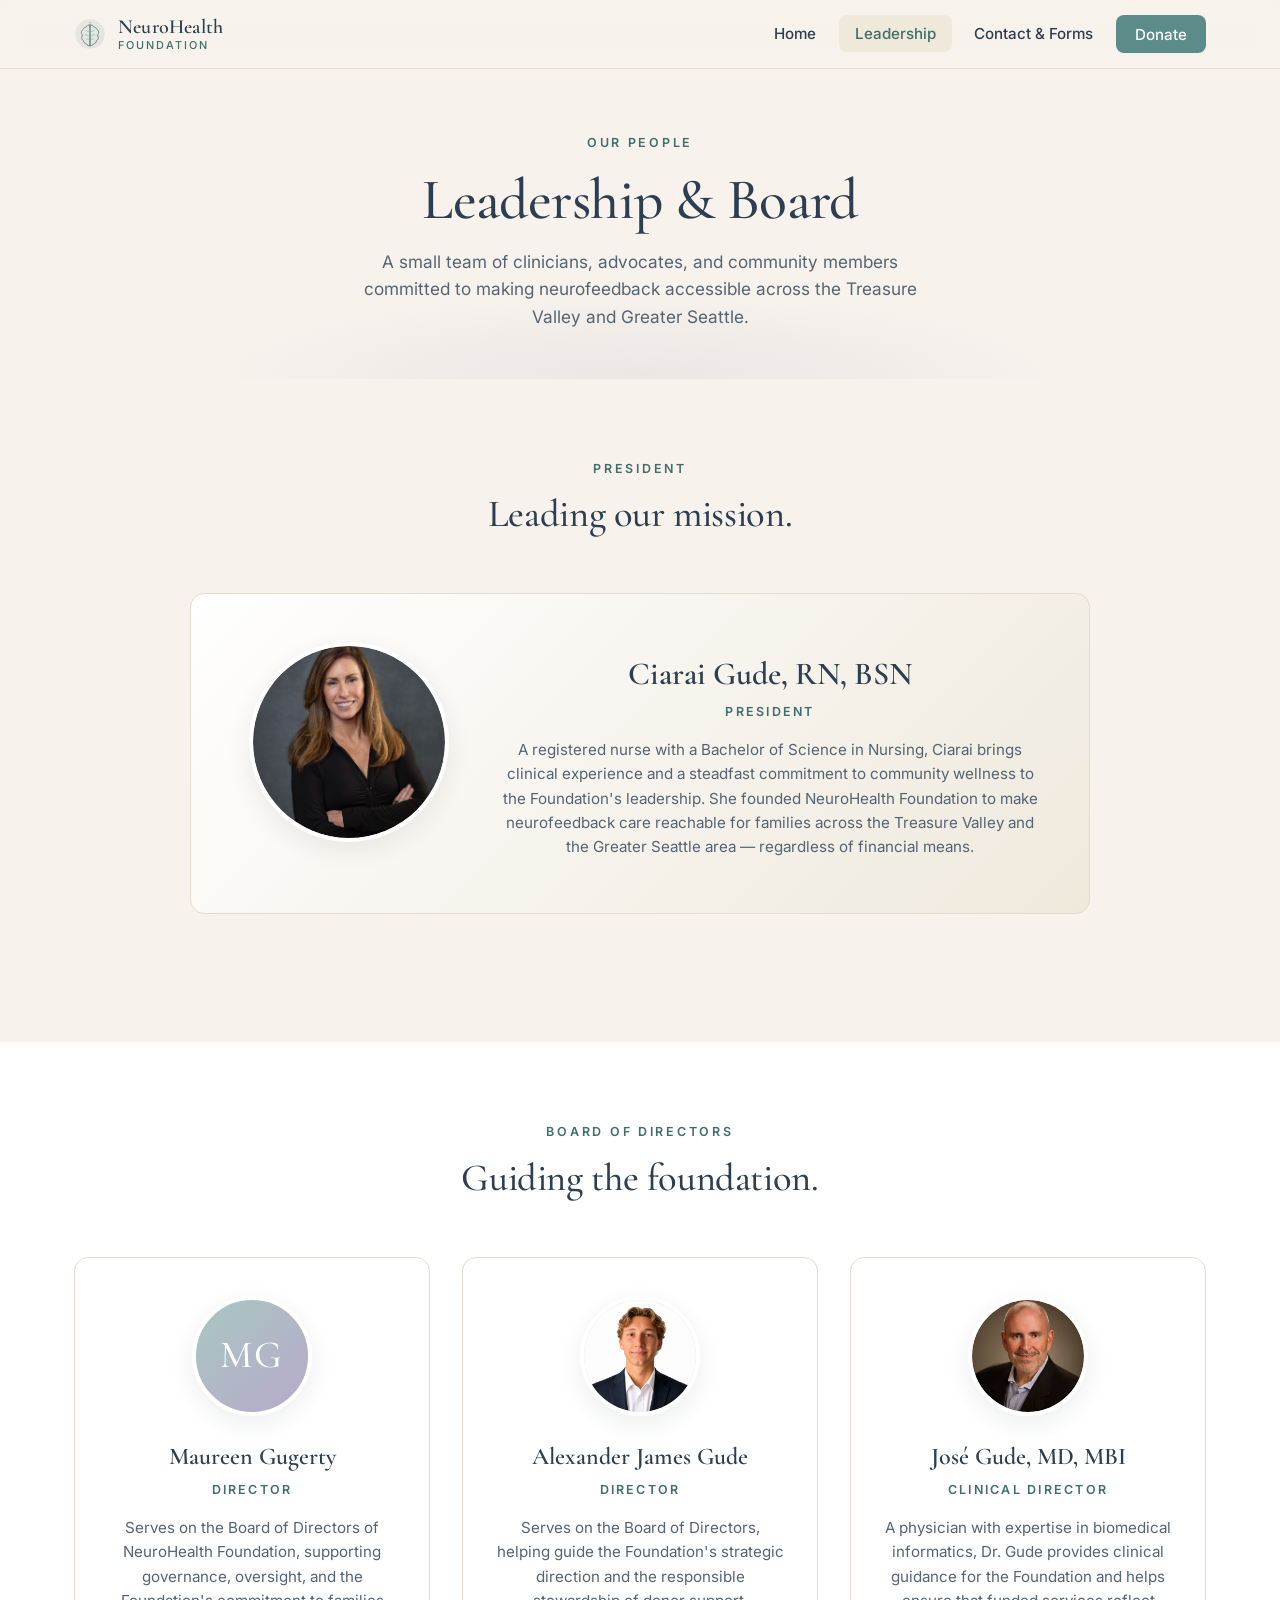
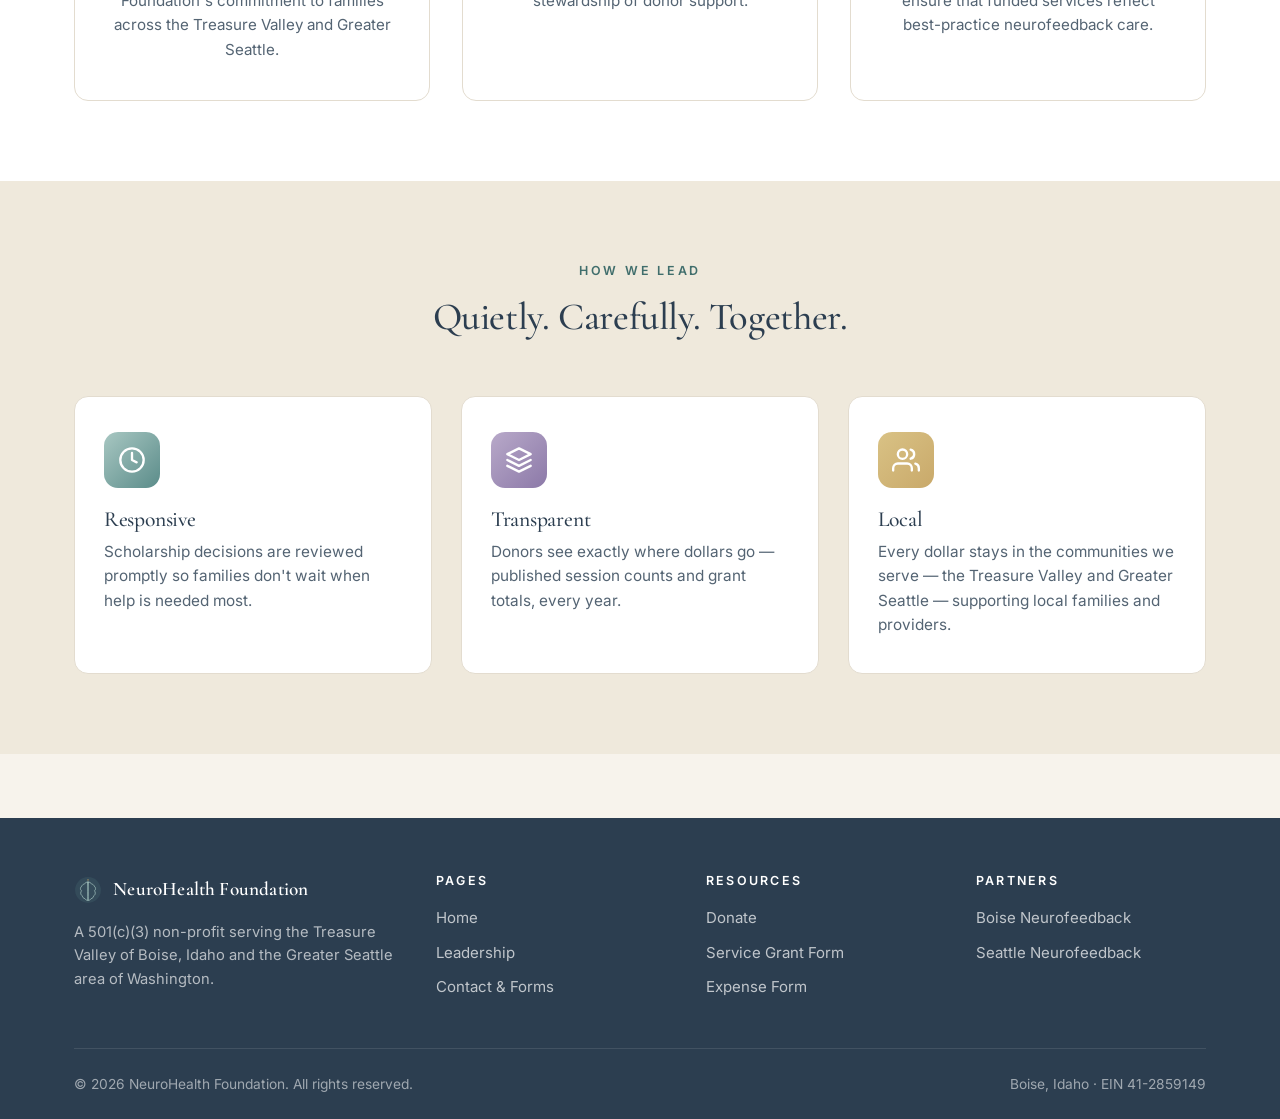
<file: leadership.html>
<!DOCTYPE html>
<html lang="en">
<head>
  <meta charset="UTF-8" />
  <meta name="viewport" content="width=device-width, initial-scale=1.0" />
  <title>Leadership — NeuroHealth Foundation</title>
  <meta name="description" content="Meet the President and Board of Directors of NeuroHealth Foundation, leading our mission to bring neurofeedback care to the Treasure Valley and Greater Seattle." />
  <link rel="preconnect" href="https://fonts.googleapis.com">
  <link rel="preconnect" href="https://fonts.gstatic.com" crossorigin>
  <link href="https://fonts.googleapis.com/css2?family=Cormorant+Garamond:ital,wght@0,400;0,500;0,600;1,400;1,500&family=Inter:wght@400;500;600&display=swap" rel="stylesheet">
  <style>
/* ============================================================
   NeuroHealth Foundation — Stylesheet
   Palette: soft sage, warm cream, deep slate, gentle lavender
   ============================================================ */

:root {
  --sage: #5b8c8a;
  --sage-deep: #406e6c;
  --sage-soft: #a8c7c2;
  --cream: #f7f3ec;
  --cream-warm: #efe9dc;
  --slate: #2c3e50;
  --slate-soft: #546473;
  --lavender: #b8a9c9;
  --gold: #c9a96a;
  --ink: #1f2a36;
  --muted: #6b7785;
  --line: #e3dccf;
  --white: #ffffff;
  --shadow-sm: 0 1px 2px rgba(31, 42, 54, 0.06);
  --shadow-md: 0 8px 24px rgba(31, 42, 54, 0.08);
  --shadow-lg: 0 20px 50px rgba(31, 42, 54, 0.12);
  --radius: 14px;
  --radius-sm: 8px;
  --maxw: 1180px;
}

* { box-sizing: border-box; }

html { scroll-behavior: smooth; }

body {
  margin: 0;
  font-family: "Inter", "Helvetica Neue", system-ui, -apple-system, "Segoe UI", Arial, sans-serif;
  color: var(--ink);
  background: var(--cream);
  line-height: 1.6;
  -webkit-font-smoothing: antialiased;
}

h1, h2, h3, h4 {
  font-family: "Cormorant Garamond", "Georgia", "Times New Roman", serif;
  font-weight: 500;
  letter-spacing: -0.01em;
  color: var(--slate);
  margin: 0 0 0.5em;
  line-height: 1.2;
}

h1 { font-size: clamp(2.2rem, 4.5vw, 3.6rem); }
h2 { font-size: clamp(1.7rem, 3vw, 2.4rem); }
h3 { font-size: 1.35rem; }

p { margin: 0 0 1em; color: var(--slate-soft); }

a { color: var(--sage-deep); text-decoration: none; transition: color .2s ease; }
a:hover { color: var(--slate); }

img, svg { max-width: 100%; display: block; }

.container {
  max-width: var(--maxw);
  margin: 0 auto;
  padding: 0 1.5rem;
}

/* ============ HEADER / NAV ============ */

.site-header {
  background: var(--cream);
  border-bottom: 1px solid var(--line);
  position: sticky;
  top: 0;
  z-index: 100;
  backdrop-filter: blur(8px);
  background: rgba(247, 243, 236, 0.92);
}

.nav-wrap {
  display: flex;
  align-items: center;
  justify-content: space-between;
  padding: 1rem 1.5rem;
  max-width: var(--maxw);
  margin: 0 auto;
  gap: 1rem;
}

.brand {
  display: flex;
  align-items: center;
  gap: 0.75rem;
  text-decoration: none;
}

.brand-logo {
  width: 32px !important;
  height: 32px !important;
  max-width: 32px !important;
  max-height: 32px !important;
  flex-shrink: 0;
}

.brand-text {
  display: flex;
  flex-direction: column;
  line-height: 1.1;
}

.brand-name {
  font-family: "Cormorant Garamond", "Georgia", serif;
  font-size: 1.25rem;
  font-weight: 600;
  color: var(--slate);
  letter-spacing: 0.01em;
}

.brand-tag {
  font-size: 0.68rem;
  text-transform: uppercase;
  letter-spacing: 0.18em;
  color: var(--sage-deep);
  font-weight: 500;
  margin-top: 2px;
}

.nav-links {
  display: flex;
  align-items: center;
  gap: 0.4rem;
  list-style: none;
  margin: 0;
  padding: 0;
}

.nav-links a {
  padding: 0.55rem 1rem;
  color: var(--slate);
  font-size: 0.95rem;
  font-weight: 500;
  border-radius: var(--radius-sm);
  transition: all .2s ease;
}

.nav-links a:hover {
  background: var(--cream-warm);
  color: var(--sage-deep);
}

.nav-links a.active {
  color: var(--sage-deep);
  background: var(--cream-warm);
}

.nav-cta {
  background: var(--sage) !important;
  color: var(--white) !important;
  padding: 0.6rem 1.2rem !important;
}

.nav-cta:hover {
  background: var(--sage-deep) !important;
  color: var(--white) !important;
}

.nav-toggle {
  display: none;
  background: none;
  border: none;
  cursor: pointer;
  padding: 8px;
  color: var(--slate);
}

/* ============ HERO ============ */

.hero {
  position: relative;
  padding: 5rem 0 6rem;
  overflow: hidden;
  background:
    radial-gradient(ellipse 80% 60% at 80% 20%, rgba(184, 169, 201, 0.18), transparent 60%),
    radial-gradient(ellipse 60% 50% at 10% 90%, rgba(168, 199, 194, 0.25), transparent 60%),
    var(--cream);
}

.hero-grid {
  display: grid;
  grid-template-columns: 1.1fr 1fr;
  gap: 4rem;
  align-items: center;
}

.hero-eyebrow {
  display: inline-block;
  font-size: 0.78rem;
  text-transform: uppercase;
  letter-spacing: 0.22em;
  color: var(--sage-deep);
  font-weight: 600;
  margin-bottom: 1.2rem;
  padding: 0.4rem 0.9rem;
  background: rgba(91, 140, 138, 0.1);
  border-radius: 100px;
}

.hero h1 {
  margin-bottom: 1.2rem;
}

.hero h1 .accent {
  font-style: italic;
  color: var(--sage-deep);
}

.hero-lede {
  font-size: 1.15rem;
  color: var(--slate-soft);
  margin-bottom: 2rem;
  max-width: 32em;
}

.hero-actions {
  display: flex;
  gap: 1rem;
  flex-wrap: wrap;
}

/* ============ BUTTONS ============ */

.btn {
  display: inline-flex;
  align-items: center;
  gap: 0.5rem;
  padding: 0.85rem 1.6rem;
  border-radius: 100px;
  font-weight: 500;
  font-size: 0.98rem;
  text-decoration: none;
  border: none;
  cursor: pointer;
  transition: all .2s ease;
  font-family: inherit;
}

.btn-primary {
  background: var(--sage);
  color: var(--white);
  box-shadow: var(--shadow-sm);
}

.btn-primary:hover {
  background: var(--sage-deep);
  color: var(--white);
  transform: translateY(-1px);
  box-shadow: var(--shadow-md);
}

.btn-secondary {
  background: transparent;
  color: var(--slate);
  border: 1.5px solid var(--slate);
}

.btn-secondary:hover {
  background: var(--slate);
  color: var(--white);
}

.btn-ghost {
  background: var(--cream-warm);
  color: var(--slate);
}

.btn-ghost:hover {
  background: var(--sage-soft);
  color: var(--slate);
}

.btn svg { width: 18px; height: 18px; }

/* ============ HERO VISUAL ============ */

.hero-visual {
  position: relative;
  aspect-ratio: 1 / 1;
  max-width: 480px;
  margin: 0 auto;
}

.hero-visual .blob {
  position: absolute;
  inset: 0;
  background: linear-gradient(135deg, var(--sage-soft) 0%, var(--lavender) 100%);
  border-radius: 60% 40% 55% 45% / 55% 45% 55% 45%;
  filter: blur(0.5px);
  animation: morph 18s ease-in-out infinite;
  opacity: 0.85;
}

@keyframes morph {
  0%, 100% { border-radius: 60% 40% 55% 45% / 55% 45% 55% 45%; }
  50% { border-radius: 45% 55% 45% 55% / 60% 40% 60% 40%; }
}

.hero-visual .brain-svg {
  position: absolute;
  inset: 12%;
  width: 76%;
  height: 76%;
  filter: drop-shadow(0 12px 30px rgba(44, 62, 80, 0.18));
}

.hero-visual .float-dot {
  position: absolute;
  border-radius: 50%;
  background: var(--white);
  box-shadow: var(--shadow-md);
}

.hero-visual .dot-1 { width: 70px; height: 70px; top: -10px; right: 10%; opacity: 0.9; }
.hero-visual .dot-2 { width: 40px; height: 40px; bottom: 8%; left: -10px; background: var(--gold); }
.hero-visual .dot-3 { width: 22px; height: 22px; top: 30%; right: -8px; background: var(--lavender); }

/* ============ SECTIONS ============ */

.section {
  padding: 5rem 0;
}

.section-tight { padding: 3.5rem 0; }

.section-cream { background: var(--cream); }
.section-warm { background: var(--cream-warm); }
.section-white { background: var(--white); }

.section-head {
  text-align: center;
  max-width: 720px;
  margin: 0 auto 3.5rem;
}

.section-head .eyebrow {
  font-size: 0.78rem;
  text-transform: uppercase;
  letter-spacing: 0.22em;
  color: var(--sage-deep);
  font-weight: 600;
  display: block;
  margin-bottom: 0.8rem;
}

/* ============ MISSION CARD ============ */

.mission-card {
  background: var(--white);
  border-radius: var(--radius);
  padding: 3rem 3rem;
  box-shadow: var(--shadow-md);
  position: relative;
  overflow: hidden;
  border: 1px solid var(--line);
  max-width: 920px;
  margin: 0 auto;
}

.mission-card::before {
  content: "";
  position: absolute;
  top: 0; left: 0;
  width: 6px;
  height: 100%;
  background: linear-gradient(180deg, var(--sage), var(--lavender));
}

.mission-card .quote-mark {
  font-family: "Cormorant Garamond", serif;
  font-size: 5rem;
  color: var(--sage-soft);
  line-height: 0.6;
  margin-bottom: 0.5rem;
}

.mission-card p {
  font-family: "Cormorant Garamond", "Georgia", serif;
  font-size: 1.5rem;
  font-style: italic;
  color: var(--slate);
  line-height: 1.5;
  margin: 0;
}

/* ============ PILLARS / VALUE GRID ============ */

.pillars {
  display: grid;
  grid-template-columns: repeat(3, 1fr);
  gap: 1.8rem;
}

.pillar {
  background: var(--white);
  padding: 2.2rem 1.8rem;
  border-radius: var(--radius);
  border: 1px solid var(--line);
  transition: transform .3s ease, box-shadow .3s ease;
}

.pillar:hover {
  transform: translateY(-4px);
  box-shadow: var(--shadow-md);
}

.pillar-icon {
  width: 56px;
  height: 56px;
  border-radius: 14px;
  background: linear-gradient(135deg, var(--sage-soft), var(--sage));
  display: flex;
  align-items: center;
  justify-content: center;
  margin-bottom: 1.2rem;
  color: var(--white);
}

.pillar-icon svg { width: 28px; height: 28px; }

.pillar:nth-child(2) .pillar-icon { background: linear-gradient(135deg, var(--lavender), #8c79a8); }
.pillar:nth-child(3) .pillar-icon { background: linear-gradient(135deg, #d9c285, var(--gold)); }

.pillar h3 { margin-bottom: 0.4rem; }
.pillar p { margin: 0; font-size: 0.96rem; }

/* ============ PARTNER CTA ============ */

.partner-banner {
  background: linear-gradient(135deg, var(--slate) 0%, #1b2a3a 100%);
  color: var(--white);
  border-radius: var(--radius);
  padding: 3rem;
  display: grid;
  grid-template-columns: 1.5fr 1fr;
  gap: 2rem;
  align-items: center;
  position: relative;
  overflow: hidden;
}

.partner-banner::after {
  content: "";
  position: absolute;
  right: -80px;
  top: -80px;
  width: 260px;
  height: 260px;
  background: radial-gradient(circle, rgba(168, 199, 194, 0.25), transparent 70%);
  border-radius: 50%;
}

.partner-banner h2 {
  color: var(--white);
  margin-bottom: 0.6rem;
}

.partner-banner p {
  color: rgba(255, 255, 255, 0.78);
  margin-bottom: 0;
}

.partner-banner .partner-cta {
  text-align: right;
  position: relative;
  z-index: 1;
}

.partner-banner .btn-primary {
  background: var(--sage-soft);
  color: var(--slate);
}

.partner-banner .btn-primary:hover {
  background: var(--white);
  color: var(--slate);
}

/* ============ LEADERSHIP GRID ============ */

.leader-grid {
  display: grid;
  grid-template-columns: repeat(2, 1fr);
  gap: 2rem;
}

.leader-grid.three { grid-template-columns: repeat(3, 1fr); }

.leader-card {
  background: var(--white);
  border-radius: var(--radius);
  padding: 2.4rem 2rem;
  border: 1px solid var(--line);
  text-align: center;
  transition: transform .3s ease, box-shadow .3s ease;
}

.leader-card:hover {
  transform: translateY(-3px);
  box-shadow: var(--shadow-md);
}

.leader-portrait {
  width: 120px;
  height: 120px;
  border-radius: 50%;
  margin: 0 auto 1.4rem;
  background: linear-gradient(135deg, var(--sage-soft), var(--lavender));
  display: flex;
  align-items: center;
  justify-content: center;
  color: var(--white);
  font-family: "Cormorant Garamond", serif;
  font-size: 2.4rem;
  font-weight: 500;
  letter-spacing: 0.04em;
  box-shadow: var(--shadow-md);
  border: 4px solid var(--white);
}

.leader-card:nth-child(2n) .leader-portrait { background: linear-gradient(135deg, var(--lavender), var(--sage)); }
.leader-card:nth-child(3n) .leader-portrait { background: linear-gradient(135deg, var(--gold), #b88c4a); }

.leader-name {
  font-family: "Cormorant Garamond", serif;
  font-size: 1.5rem;
  font-weight: 600;
  color: var(--slate);
  margin-bottom: 0.2rem;
}

.leader-role {
  font-size: 0.78rem;
  text-transform: uppercase;
  letter-spacing: 0.18em;
  color: var(--sage-deep);
  font-weight: 600;
  margin-bottom: 1rem;
}

.leader-bio {
  font-size: 0.95rem;
  color: var(--slate-soft);
  line-height: 1.6;
  margin: 0;
}

.president-card {
  background: linear-gradient(135deg, var(--white), var(--cream-warm));
  padding: 3rem;
  display: grid;
  grid-template-columns: 220px 1fr;
  gap: 2.5rem;
  align-items: center;
  max-width: 900px;
  margin: 0 auto 3rem;
  border: 1px solid var(--line);
}

.president-card .leader-portrait {
  width: 200px;
  height: 200px;
  font-size: 4rem;
}

.president-card .leader-name { font-size: 2rem; }

/* ============ CONTACT / FORMS PAGE ============ */

.contact-grid {
  display: grid;
  grid-template-columns: 1fr 1fr 1fr;
  gap: 1.8rem;
}

.contact-card {
  background: var(--white);
  border-radius: var(--radius);
  padding: 2rem;
  border: 1px solid var(--line);
  display: flex;
  flex-direction: column;
  gap: 0.6rem;
}

.contact-card .icon-wrap {
  width: 48px;
  height: 48px;
  border-radius: 12px;
  background: var(--cream-warm);
  color: var(--sage-deep);
  display: flex;
  align-items: center;
  justify-content: center;
  margin-bottom: 0.8rem;
}

.contact-card .icon-wrap svg { width: 22px; height: 22px; }

.contact-card h3 {
  font-size: 1.2rem;
  margin-bottom: 0.2rem;
}

.contact-card p, .contact-card a {
  font-size: 0.96rem;
  color: var(--slate-soft);
  margin: 0;
  line-height: 1.5;
  word-break: break-word;
}

.contact-card a:hover { color: var(--sage-deep); }

/* Donate */

.donate-section {
  background: linear-gradient(135deg, var(--sage) 0%, var(--sage-deep) 100%);
  color: var(--white);
  border-radius: var(--radius);
  padding: 3.5rem;
  text-align: center;
  position: relative;
  overflow: hidden;
}

.donate-section::before, .donate-section::after {
  content: "";
  position: absolute;
  border-radius: 50%;
  background: rgba(255, 255, 255, 0.06);
}

.donate-section::before { width: 300px; height: 300px; top: -100px; left: -100px; }
.donate-section::after { width: 220px; height: 220px; bottom: -80px; right: -80px; }

.donate-section h2 { color: var(--white); }
.donate-section p { color: rgba(255, 255, 255, 0.85); max-width: 540px; margin: 0 auto 1.6rem; }

.donate-section .btn-primary {
  background: var(--white);
  color: var(--sage-deep);
  position: relative;
  z-index: 1;
}

.donate-section .btn-primary:hover {
  background: var(--cream);
  color: var(--slate);
}

.donate-amounts {
  display: flex;
  justify-content: center;
  gap: 0.6rem;
  flex-wrap: wrap;
  margin-bottom: 1.6rem;
  position: relative;
  z-index: 1;
}

.donate-amounts .amount-chip {
  padding: 0.5rem 1.2rem;
  background: rgba(255, 255, 255, 0.12);
  border: 1px solid rgba(255, 255, 255, 0.25);
  border-radius: 100px;
  color: var(--white);
  font-weight: 500;
  font-size: 0.95rem;
}

/* Forms list */

.forms-list {
  display: grid;
  grid-template-columns: 1fr 1fr;
  gap: 1.5rem;
}

.form-link {
  background: var(--white);
  border: 1px solid var(--line);
  border-radius: var(--radius);
  padding: 2rem;
  display: flex;
  gap: 1.2rem;
  align-items: flex-start;
  text-decoration: none;
  transition: all .2s ease;
}

.form-link:hover {
  transform: translateY(-2px);
  border-color: var(--sage-soft);
  box-shadow: var(--shadow-md);
}

.form-link .form-icon {
  width: 52px;
  height: 52px;
  border-radius: 12px;
  background: var(--cream-warm);
  color: var(--sage-deep);
  display: flex;
  align-items: center;
  justify-content: center;
  flex-shrink: 0;
}

.form-link .form-icon svg { width: 26px; height: 26px; }

.form-link h3 {
  margin-bottom: 0.3rem;
  font-size: 1.2rem;
}

.form-link p {
  margin: 0;
  font-size: 0.94rem;
}

.form-link .form-cta {
  display: inline-flex;
  align-items: center;
  gap: 0.4rem;
  color: var(--sage-deep);
  font-weight: 500;
  font-size: 0.9rem;
  margin-top: 0.6rem;
}

/* ============ FOOTER ============ */

.site-footer {
  background: var(--slate);
  color: rgba(255, 255, 255, 0.75);
  padding: 3.5rem 0 1.5rem;
  margin-top: 4rem;
}

.footer-grid {
  display: grid;
  grid-template-columns: 1.4fr 1fr 1fr 1fr;
  gap: 2.5rem;
  margin-bottom: 2.5rem;
}

.footer-brand {
  display: flex;
  align-items: center;
  gap: 0.7rem;
  margin-bottom: 1rem;
}

.footer-brand .brand-logo { width: 28px !important; height: 28px !important; }

.footer-brand .brand-name { color: var(--white); font-size: 1.2rem; }

.footer-grid p { color: rgba(255, 255, 255, 0.65); font-size: 0.92rem; }

.footer-grid h4 {
  color: var(--white);
  font-family: inherit;
  font-size: 0.78rem;
  text-transform: uppercase;
  letter-spacing: 0.18em;
  font-weight: 600;
  margin-bottom: 1rem;
}

.footer-grid ul {
  list-style: none;
  padding: 0;
  margin: 0;
}

.footer-grid ul li { margin-bottom: 0.55rem; }

.footer-grid ul a {
  color: rgba(255, 255, 255, 0.7);
  font-size: 0.94rem;
}

.footer-grid ul a:hover { color: var(--sage-soft); }

.footer-bottom {
  border-top: 1px solid rgba(255, 255, 255, 0.1);
  padding-top: 1.5rem;
  display: flex;
  justify-content: space-between;
  flex-wrap: wrap;
  gap: 1rem;
  font-size: 0.86rem;
  color: rgba(255, 255, 255, 0.55);
}

/* ============ PAGE HEADER (subpages) ============ */

.page-hero {
  padding: 4rem 0 3rem;
  text-align: center;
  background:
    radial-gradient(ellipse 60% 50% at 50% 100%, rgba(184, 169, 201, 0.18), transparent 60%),
    var(--cream);
}

.page-hero .eyebrow {
  font-size: 0.78rem;
  text-transform: uppercase;
  letter-spacing: 0.22em;
  color: var(--sage-deep);
  font-weight: 600;
  display: block;
  margin-bottom: 0.8rem;
}

.page-hero h1 { margin-bottom: 0.8rem; }

.page-hero p {
  max-width: 600px;
  margin: 0 auto;
  font-size: 1.08rem;
}

/* ============ FORM (printable) ============ */

.form-page {
  background: var(--white);
  max-width: 8.5in;
  margin: 2rem auto;
  padding: 1in;
  box-shadow: var(--shadow-md);
  border-radius: 8px;
}

.form-page .form-header {
  display: flex;
  align-items: center;
  justify-content: space-between;
  border-bottom: 2px solid var(--sage);
  padding-bottom: 1.2rem;
  margin-bottom: 1.8rem;
}

.form-page .form-header .brand { gap: 0.6rem; }
.form-page .form-header .brand-name { font-size: 1.1rem; }

.form-page h1 {
  font-size: 1.8rem;
  margin-bottom: 0.2rem;
}

.form-page .form-subtitle {
  font-size: 0.85rem;
  text-transform: uppercase;
  letter-spacing: 0.16em;
  color: var(--sage-deep);
  font-weight: 600;
}

.form-section {
  margin-bottom: 1.8rem;
}

.form-section h2 {
  font-size: 1.05rem;
  text-transform: uppercase;
  letter-spacing: 0.14em;
  color: var(--slate);
  font-family: inherit;
  font-weight: 600;
  padding-bottom: 0.4rem;
  border-bottom: 1px solid var(--line);
  margin-bottom: 1rem;
}

.form-row {
  display: grid;
  grid-template-columns: repeat(2, 1fr);
  gap: 1rem 1.5rem;
  margin-bottom: 0.8rem;
}

.form-row.three { grid-template-columns: repeat(3, 1fr); }
.form-row.full { grid-template-columns: 1fr; }

.form-field {
  display: flex;
  flex-direction: column;
}

.form-field label {
  font-size: 0.75rem;
  text-transform: uppercase;
  letter-spacing: 0.1em;
  color: var(--slate-soft);
  font-weight: 600;
  margin-bottom: 0.3rem;
}

.form-field input,
.form-field select,
.form-field textarea {
  border: none;
  border-bottom: 1.5px solid var(--slate);
  background: transparent;
  padding: 0.4rem 0;
  font-size: 0.98rem;
  font-family: inherit;
  color: var(--ink);
  outline: none;
}

.form-field textarea {
  border: 1px solid var(--line);
  padding: 0.6rem;
  min-height: 70px;
  border-radius: 6px;
  resize: vertical;
}

.form-field input:focus,
.form-field textarea:focus,
.form-field select:focus {
  border-color: var(--sage);
}

.signature-row {
  display: grid;
  grid-template-columns: 2fr 1fr;
  gap: 2rem;
  margin-top: 2rem;
}

.signature-line {
  border-top: 1px solid var(--slate);
  padding-top: 0.4rem;
  font-size: 0.75rem;
  color: var(--slate-soft);
  text-transform: uppercase;
  letter-spacing: 0.1em;
}

.expense-table {
  width: 100%;
  border-collapse: collapse;
  font-size: 0.92rem;
}

.expense-table th {
  text-align: left;
  font-size: 0.72rem;
  text-transform: uppercase;
  letter-spacing: 0.1em;
  color: var(--slate-soft);
  font-weight: 600;
  padding: 0.5rem 0.6rem;
  border-bottom: 2px solid var(--slate);
}

.expense-table td {
  padding: 0.7rem 0.6rem;
  border-bottom: 1px solid var(--line);
  height: 32px;
}

.totals-row {
  display: flex;
  justify-content: flex-end;
  gap: 2rem;
  margin-top: 1.2rem;
  font-size: 0.95rem;
}

.totals-row strong { color: var(--slate); }

.form-actions {
  margin-top: 2rem;
  display: flex;
  gap: 1rem;
  flex-wrap: wrap;
}

.form-actions .btn { padding: 0.7rem 1.4rem; font-size: 0.92rem; }

.form-note {
  background: var(--cream-warm);
  border-left: 3px solid var(--sage);
  padding: 0.9rem 1.2rem;
  border-radius: 4px;
  font-size: 0.88rem;
  color: var(--slate-soft);
  margin-top: 1.8rem;
}

.back-link {
  display: inline-flex;
  align-items: center;
  gap: 0.4rem;
  font-size: 0.92rem;
  color: var(--sage-deep);
  margin: 1.5rem 0;
}

/* ============ RESPONSIVE ============ */

@media (max-width: 900px) {
  .nav-toggle { display: flex; }
  .nav-links {
    display: none;
    position: absolute;
    top: 100%;
    left: 0;
    right: 0;
    flex-direction: column;
    align-items: stretch;
    background: var(--cream);
    padding: 1rem;
    border-bottom: 1px solid var(--line);
    gap: 0.2rem;
  }
  .nav-links.open { display: flex; }
  .nav-links a { width: 100%; }

  .hero-grid { grid-template-columns: 1fr; gap: 2rem; }
  .hero-visual { max-width: 360px; }
  .hero { padding: 3rem 0 4rem; }

  .pillars { grid-template-columns: 1fr; }
  .leader-grid, .leader-grid.three { grid-template-columns: 1fr; }
  .contact-grid { grid-template-columns: 1fr; }
  .forms-list { grid-template-columns: 1fr; }
  .partner-banner { grid-template-columns: 1fr; padding: 2rem; }
  .partner-banner .partner-cta { text-align: left; }
  .footer-grid { grid-template-columns: 1fr 1fr; }
  .president-card { grid-template-columns: 1fr; text-align: center; padding: 2rem; }
  .president-card .leader-portrait { margin: 0 auto; }
  .mission-card { padding: 2rem 1.5rem; }
  .mission-card p { font-size: 1.2rem; }

  .form-page { padding: 1.5rem; margin: 1rem; }
  .form-row, .form-row.three { grid-template-columns: 1fr; }
  .donate-section { padding: 2rem 1.5rem; }
}

@media (max-width: 520px) {
  .footer-grid { grid-template-columns: 1fr; }
  .brand-name { font-size: 1.1rem; }
  .brand-tag { font-size: 0.62rem; }
}

/* ============ PRINT ============ */

@media print {
  .site-header, .site-footer, .back-link, .form-actions, .form-note { display: none !important; }
  body { background: var(--white); }
  .form-page { box-shadow: none; margin: 0; padding: 0.5in; max-width: 100%; }
  .form-field input, .form-field textarea, .form-field select { border-color: #333 !important; }
}


.leader-portrait-photo {
  padding: 0 !important;
  overflow: hidden;
  background: var(--cream-warm) !important;
}
.leader-portrait-photo img {
  width: 100%;
  height: 100%;
  object-fit: cover;
  display: block;
  border-radius: 50%;
}


.leader-portrait-photo--top img {
  object-position: center 20% !important;
}

</style>
  <link rel="icon" type="image/svg+xml" href="data:image/svg+xml,%3Csvg xmlns='http://www.w3.org/2000/svg' viewBox='0 0 100 100'%3E%3Ccircle cx='50' cy='50' r='48' fill='%235b8c8a'/%3E%3C/svg%3E">
</head>
<body>

  <!-- HEADER -->
  <header class="site-header">
    <div class="nav-wrap">
      <a href="index.html" class="brand" aria-label="NeuroHealth Foundation home">
        <svg class="brand-logo" width="32" height="32" style="width:32px;height:32px;max-width:32px;max-height:32px;flex-shrink:0;display:inline-block;vertical-align:middle" viewBox="0 0 100 100" xmlns="http://www.w3.org/2000/svg" aria-hidden="true">
          <defs>
            <linearGradient id="brainGrad" x1="0%" y1="0%" x2="100%" y2="100%">
              <stop offset="0%" stop-color="#5b8c8a" />
              <stop offset="100%" stop-color="#406e6c" />
            </linearGradient>
          </defs>
          <circle cx="50" cy="50" r="46" fill="url(#brainGrad)" opacity="0.12" />
          <path d="M48 22c-5 0-9 3-11 7-4 0-8 3-9 7-3 2-5 5-5 9 0 3 1 6 4 8-2 2-3 5-3 8 0 4 2 8 6 10 0 5 4 9 9 10 2 4 6 6 11 6 1-15 1-50-2-65z" fill="none" stroke="url(#brainGrad)" stroke-width="2.5" stroke-linecap="round" stroke-linejoin="round"/>
          <path d="M52 22c5 0 9 3 11 7 4 0 8 3 9 7 3 2 5 5 5 9 0 3-1 6-4 8 2 2 3 5 3 8 0 4-2 8-6 10 0 5-4 9-9 10-2 4-6 6-11 6-1-15-1-50 2-65z" fill="none" stroke="url(#brainGrad)" stroke-width="2.5" stroke-linecap="round" stroke-linejoin="round"/>
          <path d="M38 38c2 2 4 4 7 4M36 52c3 0 6 1 9 3M40 66c2-1 5-1 7 0" stroke="#5b8c8a" stroke-width="1.8" fill="none" stroke-linecap="round" opacity="0.7"/>
          <path d="M62 38c-2 2-4 4-7 4M64 52c-3 0-6 1-9 3M60 66c-2-1-5-1-7 0" stroke="#5b8c8a" stroke-width="1.8" fill="none" stroke-linecap="round" opacity="0.7"/>
          <circle cx="50" cy="14" r="2.4" fill="#c9a96a"/>
          <line x1="50" y1="18" x2="50" y2="22" stroke="#c9a96a" stroke-width="1.6" stroke-linecap="round"/>
        </svg>
        <span class="brand-text">
          <span class="brand-name">NeuroHealth</span>
          <span class="brand-tag">Foundation</span>
        </span>
      </a>

      <button class="nav-toggle" aria-label="Menu" onclick="document.querySelector('.nav-links').classList.toggle('open')">
        <svg width="24" height="24" viewBox="0 0 24 24" fill="none" stroke="currentColor" stroke-width="2"><line x1="3" y1="6" x2="21" y2="6"/><line x1="3" y1="12" x2="21" y2="12"/><line x1="3" y1="18" x2="21" y2="18"/></svg>
      </button>

      <ul class="nav-links">
        <li><a href="index.html">Home</a></li>
        <li><a href="leadership.html" class="active">Leadership</a></li>
        <li><a href="contact.html">Contact &amp; Forms</a></li>
        <li><a href="contact.html#donate" class="nav-cta">Donate</a></li>
      </ul>
    </div>
  </header>

  <!-- PAGE HERO -->
  <section class="page-hero">
    <div class="container">
      <span class="eyebrow">Our People</span>
      <h1>Leadership &amp; Board</h1>
      <p>A small team of clinicians, advocates, and community members committed to making neurofeedback accessible across the Treasure Valley and Greater Seattle.</p>
    </div>
  </section>

  <!-- PRESIDENT -->
  <section class="section section-cream">
    <div class="container">
      <div class="section-head">
        <span class="eyebrow">President</span>
        <h2>Leading our mission.</h2>
      </div>

      <div class="president-card leader-card">
        <div class="leader-portrait leader-portrait-photo"><img src="ciarai-gude.jpg" alt="Ciarai Gude, RN, BSN — President of NeuroHealth Foundation" /></div>
        <div>
          <div class="leader-name">Ciarai Gude, RN, BSN</div>
          <div class="leader-role">President</div>
          <p class="leader-bio">
            A registered nurse with a Bachelor of Science in Nursing, Ciarai brings clinical experience and a steadfast commitment to community wellness to the Foundation's leadership. She founded NeuroHealth Foundation to make neurofeedback care reachable for families across the Treasure Valley and the Greater Seattle area — regardless of financial means.
          </p>
        </div>
      </div>
    </div>
  </section>

  <!-- BOARD -->
  <section class="section section-white">
    <div class="container">
      <div class="section-head">
        <span class="eyebrow">Board of Directors</span>
        <h2>Guiding the foundation.</h2>
      </div>

      <div class="leader-grid three">
        <div class="leader-card">
          <div class="leader-portrait">MG</div>
          <div class="leader-name">Maureen Gugerty</div>
          <div class="leader-role">Director</div>
          <p class="leader-bio">
            Serves on the Board of Directors of NeuroHealth Foundation, supporting governance, oversight, and the Foundation's commitment to families across the Treasure Valley and Greater Seattle.
          </p>
        </div>

        <div class="leader-card">
          <div class="leader-portrait leader-portrait-photo"><img src="alex-gude.jpg" alt="Alexander James Gude" /></div>
          <div class="leader-name">Alexander James Gude</div>
          <div class="leader-role">Director</div>
          <p class="leader-bio">
            Serves on the Board of Directors, helping guide the Foundation's strategic direction and the responsible stewardship of donor support.
          </p>
        </div>

        <div class="leader-card">
          <div class="leader-portrait leader-portrait-photo leader-portrait-photo--top"><img src="jose-gude.jpg" alt="José Gude, MD, MBI" /></div>
          <div class="leader-name">José Gude, MD, MBI</div>
          <div class="leader-role">Clinical Director</div>
          <p class="leader-bio">
            A physician with expertise in biomedical informatics, Dr. Gude provides clinical guidance for the Foundation and helps ensure that funded services reflect best-practice neurofeedback care.
          </p>
        </div>
      </div>
    </div>
  </section>

  <!-- VALUES STRIP -->
  <section class="section section-warm">
    <div class="container">
      <div class="section-head">
        <span class="eyebrow">How We Lead</span>
        <h2>Quietly. Carefully. Together.</h2>
      </div>

      <div class="pillars">
        <div class="pillar">
          <div class="pillar-icon">
            <svg viewBox="0 0 24 24" fill="none" stroke="currentColor" stroke-width="2" stroke-linecap="round" stroke-linejoin="round"><circle cx="12" cy="12" r="10"/><polyline points="12 6 12 12 16 14"/></svg>
          </div>
          <h3>Responsive</h3>
          <p>Scholarship decisions are reviewed promptly so families don't wait when help is needed most.</p>
        </div>

        <div class="pillar">
          <div class="pillar-icon">
            <svg viewBox="0 0 24 24" fill="none" stroke="currentColor" stroke-width="2" stroke-linecap="round" stroke-linejoin="round"><path d="M12 2L2 7l10 5 10-5-10-5z"/><polyline points="2 17 12 22 22 17"/><polyline points="2 12 12 17 22 12"/></svg>
          </div>
          <h3>Transparent</h3>
          <p>Donors see exactly where dollars go — published session counts and grant totals, every year.</p>
        </div>

        <div class="pillar">
          <div class="pillar-icon">
            <svg viewBox="0 0 24 24" fill="none" stroke="currentColor" stroke-width="2" stroke-linecap="round" stroke-linejoin="round"><path d="M17 21v-2a4 4 0 0 0-4-4H5a4 4 0 0 0-4 4v2"/><circle cx="9" cy="7" r="4"/><path d="M23 21v-2a4 4 0 0 0-3-3.87"/><path d="M16 3.13a4 4 0 0 1 0 7.75"/></svg>
          </div>
          <h3>Local</h3>
          <p>Every dollar stays in the communities we serve — the Treasure Valley and Greater Seattle — supporting local families and providers.</p>
        </div>
      </div>
    </div>
  </section>

  <!-- FOOTER -->
  <footer class="site-footer">
    <div class="container">
      <div class="footer-grid">
        <div>
          <div class="footer-brand">
            <svg class="brand-logo" width="32" height="32" style="width:32px;height:32px;max-width:32px;max-height:32px;flex-shrink:0;display:inline-block;vertical-align:middle" viewBox="0 0 100 100" xmlns="http://www.w3.org/2000/svg" aria-hidden="true">
              <circle cx="50" cy="50" r="46" fill="#5b8c8a" opacity="0.18"/>
              <path d="M48 22c-5 0-9 3-11 7-4 0-8 3-9 7-3 2-5 5-5 9 0 3 1 6 4 8-2 2-3 5-3 8 0 4 2 8 6 10 0 5 4 9 9 10 2 4 6 6 11 6 1-15 1-50-2-65z" fill="none" stroke="#a8c7c2" stroke-width="2.5" stroke-linecap="round" stroke-linejoin="round"/>
              <path d="M52 22c5 0 9 3 11 7 4 0 8 3 9 7 3 2 5 5 5 9 0 3-1 6-4 8 2 2 3 5 3 8 0 4-2 8-6 10 0 5-4 9-9 10-2 4-6 6-11 6-1-15-1-50 2-65z" fill="none" stroke="#a8c7c2" stroke-width="2.5" stroke-linecap="round" stroke-linejoin="round"/>
              <circle cx="50" cy="14" r="2.4" fill="#c9a96a"/>
            </svg>
            <span class="brand-name">NeuroHealth Foundation</span>
          </div>
          <p>A 501(c)(3) non-profit serving the Treasure Valley of Boise, Idaho and the Greater Seattle area of Washington.</p>
        </div>
        <div>
          <h4>Pages</h4>
          <ul>
            <li><a href="index.html">Home</a></li>
            <li><a href="leadership.html">Leadership</a></li>
            <li><a href="contact.html">Contact &amp; Forms</a></li>
          </ul>
        </div>
        <div>
          <h4>Resources</h4>
          <ul>
            <li><a href="contact.html#donate">Donate</a></li>
            <li><a href="forms/service-grant-form.html">Service Grant Form</a></li>
            <li><a href="forms/expense-catalog-form.html">Expense Form</a></li>
          </ul>
        </div>
        <div>
          <h4>Partners</h4>
          <ul>
            <li><a href="https://boiseneurofeedback.com" target="_blank" rel="noopener">Boise Neurofeedback</a></li>
            <li><a href="https://seattlenfb.com/" target="_blank" rel="noopener">Seattle Neurofeedback</a></li>
          </ul>
        </div>
      </div>
      <div class="footer-bottom">
        <span>© 2026 NeuroHealth Foundation. All rights reserved.</span>
        <span>Boise, Idaho · EIN 41-2859149</span>
      </div>
    </div>
  </footer>

</body>
</html>
</file>
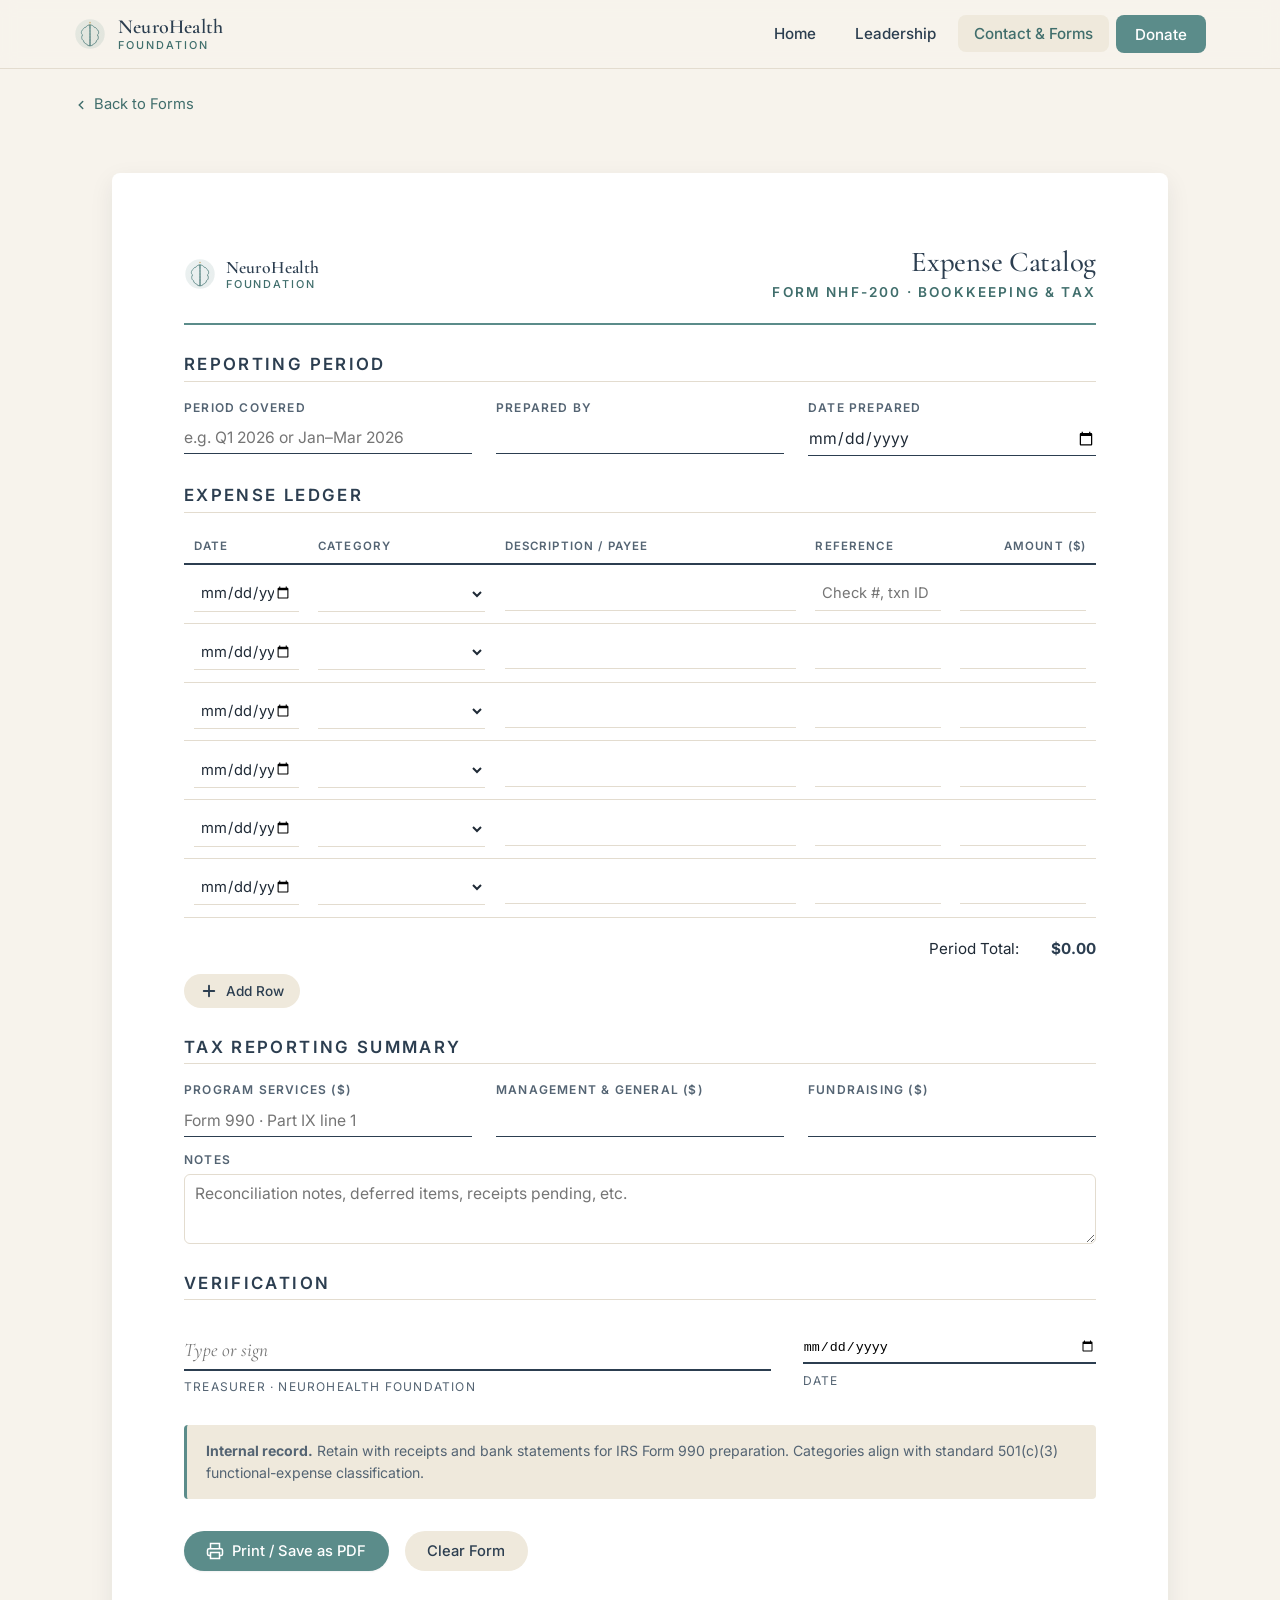
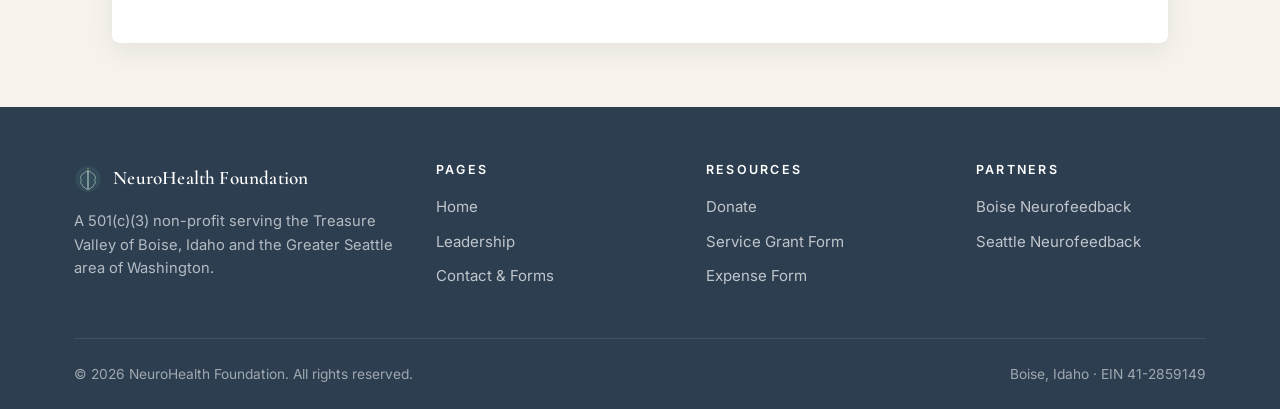
<file: forms/expense-catalog-form.html>
<!DOCTYPE html>
<html lang="en">
<head>
  <meta charset="UTF-8" />
  <meta name="viewport" content="width=device-width, initial-scale=1.0" />
  <title>Expense Catalog Form — NeuroHealth Foundation</title>
  <meta name="description" content="Internal bookkeeping ledger for Foundation expenses, donor disbursements, and tax-reporting documentation." />
  <link rel="preconnect" href="https://fonts.googleapis.com">
  <link rel="preconnect" href="https://fonts.gstatic.com" crossorigin>
  <link href="https://fonts.googleapis.com/css2?family=Cormorant+Garamond:ital,wght@0,400;0,500;0,600;1,400;1,500&family=Inter:wght@400;500;600&display=swap" rel="stylesheet">
  <style>
/* ============================================================
   NeuroHealth Foundation — Stylesheet
   Palette: soft sage, warm cream, deep slate, gentle lavender
   ============================================================ */

:root {
  --sage: #5b8c8a;
  --sage-deep: #406e6c;
  --sage-soft: #a8c7c2;
  --cream: #f7f3ec;
  --cream-warm: #efe9dc;
  --slate: #2c3e50;
  --slate-soft: #546473;
  --lavender: #b8a9c9;
  --gold: #c9a96a;
  --ink: #1f2a36;
  --muted: #6b7785;
  --line: #e3dccf;
  --white: #ffffff;
  --shadow-sm: 0 1px 2px rgba(31, 42, 54, 0.06);
  --shadow-md: 0 8px 24px rgba(31, 42, 54, 0.08);
  --shadow-lg: 0 20px 50px rgba(31, 42, 54, 0.12);
  --radius: 14px;
  --radius-sm: 8px;
  --maxw: 1180px;
}

* { box-sizing: border-box; }

html { scroll-behavior: smooth; }

body {
  margin: 0;
  font-family: "Inter", "Helvetica Neue", system-ui, -apple-system, "Segoe UI", Arial, sans-serif;
  color: var(--ink);
  background: var(--cream);
  line-height: 1.6;
  -webkit-font-smoothing: antialiased;
}

h1, h2, h3, h4 {
  font-family: "Cormorant Garamond", "Georgia", "Times New Roman", serif;
  font-weight: 500;
  letter-spacing: -0.01em;
  color: var(--slate);
  margin: 0 0 0.5em;
  line-height: 1.2;
}

h1 { font-size: clamp(2.2rem, 4.5vw, 3.6rem); }
h2 { font-size: clamp(1.7rem, 3vw, 2.4rem); }
h3 { font-size: 1.35rem; }

p { margin: 0 0 1em; color: var(--slate-soft); }

a { color: var(--sage-deep); text-decoration: none; transition: color .2s ease; }
a:hover { color: var(--slate); }

img, svg { max-width: 100%; display: block; }

.container {
  max-width: var(--maxw);
  margin: 0 auto;
  padding: 0 1.5rem;
}

/* ============ HEADER / NAV ============ */

.site-header {
  background: var(--cream);
  border-bottom: 1px solid var(--line);
  position: sticky;
  top: 0;
  z-index: 100;
  backdrop-filter: blur(8px);
  background: rgba(247, 243, 236, 0.92);
}

.nav-wrap {
  display: flex;
  align-items: center;
  justify-content: space-between;
  padding: 1rem 1.5rem;
  max-width: var(--maxw);
  margin: 0 auto;
  gap: 1rem;
}

.brand {
  display: flex;
  align-items: center;
  gap: 0.75rem;
  text-decoration: none;
}

.brand-logo {
  width: 32px !important;
  height: 32px !important;
  max-width: 32px !important;
  max-height: 32px !important;
  flex-shrink: 0;
}

.brand-text {
  display: flex;
  flex-direction: column;
  line-height: 1.1;
}

.brand-name {
  font-family: "Cormorant Garamond", "Georgia", serif;
  font-size: 1.25rem;
  font-weight: 600;
  color: var(--slate);
  letter-spacing: 0.01em;
}

.brand-tag {
  font-size: 0.68rem;
  text-transform: uppercase;
  letter-spacing: 0.18em;
  color: var(--sage-deep);
  font-weight: 500;
  margin-top: 2px;
}

.nav-links {
  display: flex;
  align-items: center;
  gap: 0.4rem;
  list-style: none;
  margin: 0;
  padding: 0;
}

.nav-links a {
  padding: 0.55rem 1rem;
  color: var(--slate);
  font-size: 0.95rem;
  font-weight: 500;
  border-radius: var(--radius-sm);
  transition: all .2s ease;
}

.nav-links a:hover {
  background: var(--cream-warm);
  color: var(--sage-deep);
}

.nav-links a.active {
  color: var(--sage-deep);
  background: var(--cream-warm);
}

.nav-cta {
  background: var(--sage) !important;
  color: var(--white) !important;
  padding: 0.6rem 1.2rem !important;
}

.nav-cta:hover {
  background: var(--sage-deep) !important;
  color: var(--white) !important;
}

.nav-toggle {
  display: none;
  background: none;
  border: none;
  cursor: pointer;
  padding: 8px;
  color: var(--slate);
}

/* ============ HERO ============ */

.hero {
  position: relative;
  padding: 5rem 0 6rem;
  overflow: hidden;
  background:
    radial-gradient(ellipse 80% 60% at 80% 20%, rgba(184, 169, 201, 0.18), transparent 60%),
    radial-gradient(ellipse 60% 50% at 10% 90%, rgba(168, 199, 194, 0.25), transparent 60%),
    var(--cream);
}

.hero-grid {
  display: grid;
  grid-template-columns: 1.1fr 1fr;
  gap: 4rem;
  align-items: center;
}

.hero-eyebrow {
  display: inline-block;
  font-size: 0.78rem;
  text-transform: uppercase;
  letter-spacing: 0.22em;
  color: var(--sage-deep);
  font-weight: 600;
  margin-bottom: 1.2rem;
  padding: 0.4rem 0.9rem;
  background: rgba(91, 140, 138, 0.1);
  border-radius: 100px;
}

.hero h1 {
  margin-bottom: 1.2rem;
}

.hero h1 .accent {
  font-style: italic;
  color: var(--sage-deep);
}

.hero-lede {
  font-size: 1.15rem;
  color: var(--slate-soft);
  margin-bottom: 2rem;
  max-width: 32em;
}

.hero-actions {
  display: flex;
  gap: 1rem;
  flex-wrap: wrap;
}

/* ============ BUTTONS ============ */

.btn {
  display: inline-flex;
  align-items: center;
  gap: 0.5rem;
  padding: 0.85rem 1.6rem;
  border-radius: 100px;
  font-weight: 500;
  font-size: 0.98rem;
  text-decoration: none;
  border: none;
  cursor: pointer;
  transition: all .2s ease;
  font-family: inherit;
}

.btn-primary {
  background: var(--sage);
  color: var(--white);
  box-shadow: var(--shadow-sm);
}

.btn-primary:hover {
  background: var(--sage-deep);
  color: var(--white);
  transform: translateY(-1px);
  box-shadow: var(--shadow-md);
}

.btn-secondary {
  background: transparent;
  color: var(--slate);
  border: 1.5px solid var(--slate);
}

.btn-secondary:hover {
  background: var(--slate);
  color: var(--white);
}

.btn-ghost {
  background: var(--cream-warm);
  color: var(--slate);
}

.btn-ghost:hover {
  background: var(--sage-soft);
  color: var(--slate);
}

.btn svg { width: 18px; height: 18px; }

/* ============ HERO VISUAL ============ */

.hero-visual {
  position: relative;
  aspect-ratio: 1 / 1;
  max-width: 480px;
  margin: 0 auto;
}

.hero-visual .blob {
  position: absolute;
  inset: 0;
  background: linear-gradient(135deg, var(--sage-soft) 0%, var(--lavender) 100%);
  border-radius: 60% 40% 55% 45% / 55% 45% 55% 45%;
  filter: blur(0.5px);
  animation: morph 18s ease-in-out infinite;
  opacity: 0.85;
}

@keyframes morph {
  0%, 100% { border-radius: 60% 40% 55% 45% / 55% 45% 55% 45%; }
  50% { border-radius: 45% 55% 45% 55% / 60% 40% 60% 40%; }
}

.hero-visual .brain-svg {
  position: absolute;
  inset: 12%;
  width: 76%;
  height: 76%;
  filter: drop-shadow(0 12px 30px rgba(44, 62, 80, 0.18));
}

.hero-visual .float-dot {
  position: absolute;
  border-radius: 50%;
  background: var(--white);
  box-shadow: var(--shadow-md);
}

.hero-visual .dot-1 { width: 70px; height: 70px; top: -10px; right: 10%; opacity: 0.9; }
.hero-visual .dot-2 { width: 40px; height: 40px; bottom: 8%; left: -10px; background: var(--gold); }
.hero-visual .dot-3 { width: 22px; height: 22px; top: 30%; right: -8px; background: var(--lavender); }

/* ============ SECTIONS ============ */

.section {
  padding: 5rem 0;
}

.section-tight { padding: 3.5rem 0; }

.section-cream { background: var(--cream); }
.section-warm { background: var(--cream-warm); }
.section-white { background: var(--white); }

.section-head {
  text-align: center;
  max-width: 720px;
  margin: 0 auto 3.5rem;
}

.section-head .eyebrow {
  font-size: 0.78rem;
  text-transform: uppercase;
  letter-spacing: 0.22em;
  color: var(--sage-deep);
  font-weight: 600;
  display: block;
  margin-bottom: 0.8rem;
}

/* ============ MISSION CARD ============ */

.mission-card {
  background: var(--white);
  border-radius: var(--radius);
  padding: 3rem 3rem;
  box-shadow: var(--shadow-md);
  position: relative;
  overflow: hidden;
  border: 1px solid var(--line);
  max-width: 920px;
  margin: 0 auto;
}

.mission-card::before {
  content: "";
  position: absolute;
  top: 0; left: 0;
  width: 6px;
  height: 100%;
  background: linear-gradient(180deg, var(--sage), var(--lavender));
}

.mission-card .quote-mark {
  font-family: "Cormorant Garamond", serif;
  font-size: 5rem;
  color: var(--sage-soft);
  line-height: 0.6;
  margin-bottom: 0.5rem;
}

.mission-card p {
  font-family: "Cormorant Garamond", "Georgia", serif;
  font-size: 1.5rem;
  font-style: italic;
  color: var(--slate);
  line-height: 1.5;
  margin: 0;
}

/* ============ PILLARS / VALUE GRID ============ */

.pillars {
  display: grid;
  grid-template-columns: repeat(3, 1fr);
  gap: 1.8rem;
}

.pillar {
  background: var(--white);
  padding: 2.2rem 1.8rem;
  border-radius: var(--radius);
  border: 1px solid var(--line);
  transition: transform .3s ease, box-shadow .3s ease;
}

.pillar:hover {
  transform: translateY(-4px);
  box-shadow: var(--shadow-md);
}

.pillar-icon {
  width: 56px;
  height: 56px;
  border-radius: 14px;
  background: linear-gradient(135deg, var(--sage-soft), var(--sage));
  display: flex;
  align-items: center;
  justify-content: center;
  margin-bottom: 1.2rem;
  color: var(--white);
}

.pillar-icon svg { width: 28px; height: 28px; }

.pillar:nth-child(2) .pillar-icon { background: linear-gradient(135deg, var(--lavender), #8c79a8); }
.pillar:nth-child(3) .pillar-icon { background: linear-gradient(135deg, #d9c285, var(--gold)); }

.pillar h3 { margin-bottom: 0.4rem; }
.pillar p { margin: 0; font-size: 0.96rem; }

/* ============ PARTNER CTA ============ */

.partner-banner {
  background: linear-gradient(135deg, var(--slate) 0%, #1b2a3a 100%);
  color: var(--white);
  border-radius: var(--radius);
  padding: 3rem;
  display: grid;
  grid-template-columns: 1.5fr 1fr;
  gap: 2rem;
  align-items: center;
  position: relative;
  overflow: hidden;
}

.partner-banner::after {
  content: "";
  position: absolute;
  right: -80px;
  top: -80px;
  width: 260px;
  height: 260px;
  background: radial-gradient(circle, rgba(168, 199, 194, 0.25), transparent 70%);
  border-radius: 50%;
}

.partner-banner h2 {
  color: var(--white);
  margin-bottom: 0.6rem;
}

.partner-banner p {
  color: rgba(255, 255, 255, 0.78);
  margin-bottom: 0;
}

.partner-banner .partner-cta {
  text-align: right;
  position: relative;
  z-index: 1;
}

.partner-banner .btn-primary {
  background: var(--sage-soft);
  color: var(--slate);
}

.partner-banner .btn-primary:hover {
  background: var(--white);
  color: var(--slate);
}

/* ============ LEADERSHIP GRID ============ */

.leader-grid {
  display: grid;
  grid-template-columns: repeat(2, 1fr);
  gap: 2rem;
}

.leader-grid.three { grid-template-columns: repeat(3, 1fr); }

.leader-card {
  background: var(--white);
  border-radius: var(--radius);
  padding: 2.4rem 2rem;
  border: 1px solid var(--line);
  text-align: center;
  transition: transform .3s ease, box-shadow .3s ease;
}

.leader-card:hover {
  transform: translateY(-3px);
  box-shadow: var(--shadow-md);
}

.leader-portrait {
  width: 120px;
  height: 120px;
  border-radius: 50%;
  margin: 0 auto 1.4rem;
  background: linear-gradient(135deg, var(--sage-soft), var(--lavender));
  display: flex;
  align-items: center;
  justify-content: center;
  color: var(--white);
  font-family: "Cormorant Garamond", serif;
  font-size: 2.4rem;
  font-weight: 500;
  letter-spacing: 0.04em;
  box-shadow: var(--shadow-md);
  border: 4px solid var(--white);
}

.leader-card:nth-child(2n) .leader-portrait { background: linear-gradient(135deg, var(--lavender), var(--sage)); }
.leader-card:nth-child(3n) .leader-portrait { background: linear-gradient(135deg, var(--gold), #b88c4a); }

.leader-name {
  font-family: "Cormorant Garamond", serif;
  font-size: 1.5rem;
  font-weight: 600;
  color: var(--slate);
  margin-bottom: 0.2rem;
}

.leader-role {
  font-size: 0.78rem;
  text-transform: uppercase;
  letter-spacing: 0.18em;
  color: var(--sage-deep);
  font-weight: 600;
  margin-bottom: 1rem;
}

.leader-bio {
  font-size: 0.95rem;
  color: var(--slate-soft);
  line-height: 1.6;
  margin: 0;
}

.president-card {
  background: linear-gradient(135deg, var(--white), var(--cream-warm));
  padding: 3rem;
  display: grid;
  grid-template-columns: 220px 1fr;
  gap: 2.5rem;
  align-items: center;
  max-width: 900px;
  margin: 0 auto 3rem;
  border: 1px solid var(--line);
}

.president-card .leader-portrait {
  width: 200px;
  height: 200px;
  font-size: 4rem;
}

.president-card .leader-name { font-size: 2rem; }

/* ============ CONTACT / FORMS PAGE ============ */

.contact-grid {
  display: grid;
  grid-template-columns: 1fr 1fr 1fr;
  gap: 1.8rem;
}

.contact-card {
  background: var(--white);
  border-radius: var(--radius);
  padding: 2rem;
  border: 1px solid var(--line);
  display: flex;
  flex-direction: column;
  gap: 0.6rem;
}

.contact-card .icon-wrap {
  width: 48px;
  height: 48px;
  border-radius: 12px;
  background: var(--cream-warm);
  color: var(--sage-deep);
  display: flex;
  align-items: center;
  justify-content: center;
  margin-bottom: 0.8rem;
}

.contact-card .icon-wrap svg { width: 22px; height: 22px; }

.contact-card h3 {
  font-size: 1.2rem;
  margin-bottom: 0.2rem;
}

.contact-card p, .contact-card a {
  font-size: 0.96rem;
  color: var(--slate-soft);
  margin: 0;
  line-height: 1.5;
  word-break: break-word;
}

.contact-card a:hover { color: var(--sage-deep); }

/* Donate */

.donate-section {
  background: linear-gradient(135deg, var(--sage) 0%, var(--sage-deep) 100%);
  color: var(--white);
  border-radius: var(--radius);
  padding: 3.5rem;
  text-align: center;
  position: relative;
  overflow: hidden;
}

.donate-section::before, .donate-section::after {
  content: "";
  position: absolute;
  border-radius: 50%;
  background: rgba(255, 255, 255, 0.06);
}

.donate-section::before { width: 300px; height: 300px; top: -100px; left: -100px; }
.donate-section::after { width: 220px; height: 220px; bottom: -80px; right: -80px; }

.donate-section h2 { color: var(--white); }
.donate-section p { color: rgba(255, 255, 255, 0.85); max-width: 540px; margin: 0 auto 1.6rem; }

.donate-section .btn-primary {
  background: var(--white);
  color: var(--sage-deep);
  position: relative;
  z-index: 1;
}

.donate-section .btn-primary:hover {
  background: var(--cream);
  color: var(--slate);
}

.donate-amounts {
  display: flex;
  justify-content: center;
  gap: 0.6rem;
  flex-wrap: wrap;
  margin-bottom: 1.6rem;
  position: relative;
  z-index: 1;
}

.donate-amounts .amount-chip {
  padding: 0.5rem 1.2rem;
  background: rgba(255, 255, 255, 0.12);
  border: 1px solid rgba(255, 255, 255, 0.25);
  border-radius: 100px;
  color: var(--white);
  font-weight: 500;
  font-size: 0.95rem;
}

/* Forms list */

.forms-list {
  display: grid;
  grid-template-columns: 1fr 1fr;
  gap: 1.5rem;
}

.form-link {
  background: var(--white);
  border: 1px solid var(--line);
  border-radius: var(--radius);
  padding: 2rem;
  display: flex;
  gap: 1.2rem;
  align-items: flex-start;
  text-decoration: none;
  transition: all .2s ease;
}

.form-link:hover {
  transform: translateY(-2px);
  border-color: var(--sage-soft);
  box-shadow: var(--shadow-md);
}

.form-link .form-icon {
  width: 52px;
  height: 52px;
  border-radius: 12px;
  background: var(--cream-warm);
  color: var(--sage-deep);
  display: flex;
  align-items: center;
  justify-content: center;
  flex-shrink: 0;
}

.form-link .form-icon svg { width: 26px; height: 26px; }

.form-link h3 {
  margin-bottom: 0.3rem;
  font-size: 1.2rem;
}

.form-link p {
  margin: 0;
  font-size: 0.94rem;
}

.form-link .form-cta {
  display: inline-flex;
  align-items: center;
  gap: 0.4rem;
  color: var(--sage-deep);
  font-weight: 500;
  font-size: 0.9rem;
  margin-top: 0.6rem;
}

/* ============ FOOTER ============ */

.site-footer {
  background: var(--slate);
  color: rgba(255, 255, 255, 0.75);
  padding: 3.5rem 0 1.5rem;
  margin-top: 4rem;
}

.footer-grid {
  display: grid;
  grid-template-columns: 1.4fr 1fr 1fr 1fr;
  gap: 2.5rem;
  margin-bottom: 2.5rem;
}

.footer-brand {
  display: flex;
  align-items: center;
  gap: 0.7rem;
  margin-bottom: 1rem;
}

.footer-brand .brand-logo { width: 28px !important; height: 28px !important; }

.footer-brand .brand-name { color: var(--white); font-size: 1.2rem; }

.footer-grid p { color: rgba(255, 255, 255, 0.65); font-size: 0.92rem; }

.footer-grid h4 {
  color: var(--white);
  font-family: inherit;
  font-size: 0.78rem;
  text-transform: uppercase;
  letter-spacing: 0.18em;
  font-weight: 600;
  margin-bottom: 1rem;
}

.footer-grid ul {
  list-style: none;
  padding: 0;
  margin: 0;
}

.footer-grid ul li { margin-bottom: 0.55rem; }

.footer-grid ul a {
  color: rgba(255, 255, 255, 0.7);
  font-size: 0.94rem;
}

.footer-grid ul a:hover { color: var(--sage-soft); }

.footer-bottom {
  border-top: 1px solid rgba(255, 255, 255, 0.1);
  padding-top: 1.5rem;
  display: flex;
  justify-content: space-between;
  flex-wrap: wrap;
  gap: 1rem;
  font-size: 0.86rem;
  color: rgba(255, 255, 255, 0.55);
}

/* ============ PAGE HEADER (subpages) ============ */

.page-hero {
  padding: 4rem 0 3rem;
  text-align: center;
  background:
    radial-gradient(ellipse 60% 50% at 50% 100%, rgba(184, 169, 201, 0.18), transparent 60%),
    var(--cream);
}

.page-hero .eyebrow {
  font-size: 0.78rem;
  text-transform: uppercase;
  letter-spacing: 0.22em;
  color: var(--sage-deep);
  font-weight: 600;
  display: block;
  margin-bottom: 0.8rem;
}

.page-hero h1 { margin-bottom: 0.8rem; }

.page-hero p {
  max-width: 600px;
  margin: 0 auto;
  font-size: 1.08rem;
}

/* ============ FORM (printable) ============ */

.form-page {
  background: var(--white);
  max-width: 8.5in;
  margin: 2rem auto;
  padding: 1in;
  box-shadow: var(--shadow-md);
  border-radius: 8px;
}

.form-page .form-header {
  display: flex;
  align-items: center;
  justify-content: space-between;
  border-bottom: 2px solid var(--sage);
  padding-bottom: 1.2rem;
  margin-bottom: 1.8rem;
}

.form-page .form-header .brand { gap: 0.6rem; }
.form-page .form-header .brand-name { font-size: 1.1rem; }

.form-page h1 {
  font-size: 1.8rem;
  margin-bottom: 0.2rem;
}

.form-page .form-subtitle {
  font-size: 0.85rem;
  text-transform: uppercase;
  letter-spacing: 0.16em;
  color: var(--sage-deep);
  font-weight: 600;
}

.form-section {
  margin-bottom: 1.8rem;
}

.form-section h2 {
  font-size: 1.05rem;
  text-transform: uppercase;
  letter-spacing: 0.14em;
  color: var(--slate);
  font-family: inherit;
  font-weight: 600;
  padding-bottom: 0.4rem;
  border-bottom: 1px solid var(--line);
  margin-bottom: 1rem;
}

.form-row {
  display: grid;
  grid-template-columns: repeat(2, 1fr);
  gap: 1rem 1.5rem;
  margin-bottom: 0.8rem;
}

.form-row.three { grid-template-columns: repeat(3, 1fr); }
.form-row.full { grid-template-columns: 1fr; }

.form-field {
  display: flex;
  flex-direction: column;
}

.form-field label {
  font-size: 0.75rem;
  text-transform: uppercase;
  letter-spacing: 0.1em;
  color: var(--slate-soft);
  font-weight: 600;
  margin-bottom: 0.3rem;
}

.form-field input,
.form-field select,
.form-field textarea {
  border: none;
  border-bottom: 1.5px solid var(--slate);
  background: transparent;
  padding: 0.4rem 0;
  font-size: 0.98rem;
  font-family: inherit;
  color: var(--ink);
  outline: none;
}

.form-field textarea {
  border: 1px solid var(--line);
  padding: 0.6rem;
  min-height: 70px;
  border-radius: 6px;
  resize: vertical;
}

.form-field input:focus,
.form-field textarea:focus,
.form-field select:focus {
  border-color: var(--sage);
}

.signature-row {
  display: grid;
  grid-template-columns: 2fr 1fr;
  gap: 2rem;
  margin-top: 2rem;
}

.signature-line {
  border-top: 1px solid var(--slate);
  padding-top: 0.4rem;
  font-size: 0.75rem;
  color: var(--slate-soft);
  text-transform: uppercase;
  letter-spacing: 0.1em;
}

.expense-table {
  width: 100%;
  border-collapse: collapse;
  font-size: 0.92rem;
}

.expense-table th {
  text-align: left;
  font-size: 0.72rem;
  text-transform: uppercase;
  letter-spacing: 0.1em;
  color: var(--slate-soft);
  font-weight: 600;
  padding: 0.5rem 0.6rem;
  border-bottom: 2px solid var(--slate);
}

.expense-table td {
  padding: 0.7rem 0.6rem;
  border-bottom: 1px solid var(--line);
  height: 32px;
}

.totals-row {
  display: flex;
  justify-content: flex-end;
  gap: 2rem;
  margin-top: 1.2rem;
  font-size: 0.95rem;
}

.totals-row strong { color: var(--slate); }

.form-actions {
  margin-top: 2rem;
  display: flex;
  gap: 1rem;
  flex-wrap: wrap;
}

.form-actions .btn { padding: 0.7rem 1.4rem; font-size: 0.92rem; }

.form-note {
  background: var(--cream-warm);
  border-left: 3px solid var(--sage);
  padding: 0.9rem 1.2rem;
  border-radius: 4px;
  font-size: 0.88rem;
  color: var(--slate-soft);
  margin-top: 1.8rem;
}

.back-link {
  display: inline-flex;
  align-items: center;
  gap: 0.4rem;
  font-size: 0.92rem;
  color: var(--sage-deep);
  margin: 1.5rem 0;
}

/* ============ RESPONSIVE ============ */

@media (max-width: 900px) {
  .nav-toggle { display: flex; }
  .nav-links {
    display: none;
    position: absolute;
    top: 100%;
    left: 0;
    right: 0;
    flex-direction: column;
    align-items: stretch;
    background: var(--cream);
    padding: 1rem;
    border-bottom: 1px solid var(--line);
    gap: 0.2rem;
  }
  .nav-links.open { display: flex; }
  .nav-links a { width: 100%; }

  .hero-grid { grid-template-columns: 1fr; gap: 2rem; }
  .hero-visual { max-width: 360px; }
  .hero { padding: 3rem 0 4rem; }

  .pillars { grid-template-columns: 1fr; }
  .leader-grid, .leader-grid.three { grid-template-columns: 1fr; }
  .contact-grid { grid-template-columns: 1fr; }
  .forms-list { grid-template-columns: 1fr; }
  .partner-banner { grid-template-columns: 1fr; padding: 2rem; }
  .partner-banner .partner-cta { text-align: left; }
  .footer-grid { grid-template-columns: 1fr 1fr; }
  .president-card { grid-template-columns: 1fr; text-align: center; padding: 2rem; }
  .president-card .leader-portrait { margin: 0 auto; }
  .mission-card { padding: 2rem 1.5rem; }
  .mission-card p { font-size: 1.2rem; }

  .form-page { padding: 1.5rem; margin: 1rem; }
  .form-row, .form-row.three { grid-template-columns: 1fr; }
  .donate-section { padding: 2rem 1.5rem; }
}

@media (max-width: 520px) {
  .footer-grid { grid-template-columns: 1fr; }
  .brand-name { font-size: 1.1rem; }
  .brand-tag { font-size: 0.62rem; }
}

/* ============ PRINT ============ */

@media print {
  .site-header, .site-footer, .back-link, .form-actions, .form-note { display: none !important; }
  body { background: var(--white); }
  .form-page { box-shadow: none; margin: 0; padding: 0.5in; max-width: 100%; }
  .form-field input, .form-field textarea, .form-field select { border-color: #333 !important; }
}


/* ===== Expense ledger overflow fix ===== */
.expense-table {
  table-layout: fixed;
  width: 100%;
}
.expense-table th,
.expense-table td {
  word-wrap: break-word;
  overflow-wrap: break-word;
}
.expense-table input,
.expense-table select {
  width: 100%;
  max-width: 100%;
  box-sizing: border-box;
  border: none;
  border-bottom: 1px solid var(--line);
  background: transparent;
  padding: 0.35rem 0.3rem;
  font-size: 0.88rem;
  font-family: inherit;
  color: var(--ink);
  outline: none;
}
.expense-table input:focus,
.expense-table select:focus {
  border-bottom-color: var(--sage);
}
.expense-table input[type="number"] {
  text-align: right;
}
/* Date inputs are particularly greedy; explicitly contain them */
.expense-table input[type="date"] {
  min-width: 0;
}
@media (max-width: 720px) {
  .form-page { padding: 1rem; }
  .expense-table { font-size: 0.82rem; }
  .expense-table th,
  .expense-table td { padding: 0.4rem 0.3rem; }
}


/* ===== Landscape orientation for the expense ledger ===== */
.form-page {
  max-width: 11in !important;   /* landscape letter */
  padding: 0.75in !important;
}
.expense-table th:nth-child(1) { width: 14%; }   /* Date */
.expense-table th:nth-child(2) { width: 24%; }   /* Category */
.expense-table th:nth-child(3) { width: 30%; }   /* Description (slimmed) */
.expense-table th:nth-child(4) { width: 16%; }   /* Reference */
.expense-table th:nth-child(5) { width: 16%; }   /* Amount */
.expense-table th { white-space: nowrap; }       /* don't wrap "REFERENCE" */
.expense-table td { vertical-align: middle; }
.expense-table input,
.expense-table select { font-size: 0.92rem; padding: 0.45rem 0.4rem; }

@page { size: letter landscape; margin: 0.5in; }

@media (max-width: 900px) {
  .form-page { padding: 1rem !important; max-width: 100% !important; }
}


/* Hide native number-input spinner arrows */
input[type="number"]::-webkit-outer-spin-button,
input[type="number"]::-webkit-inner-spin-button {
  -webkit-appearance: none;
  margin: 0;
}
input[type="number"] {
  -moz-appearance: textfield;
  appearance: textfield;
}

</style>
</head>
<body>

  <!-- HEADER -->
  <header class="site-header">
    <div class="nav-wrap">
      <a href="../index.html" class="brand" aria-label="NeuroHealth Foundation home">
        <svg class="brand-logo" width="32" height="32" style="width:32px;height:32px;max-width:32px;max-height:32px;flex-shrink:0;display:inline-block;vertical-align:middle" viewBox="0 0 100 100" xmlns="http://www.w3.org/2000/svg" aria-hidden="true">
          <defs>
            <linearGradient id="brainGrad" x1="0%" y1="0%" x2="100%" y2="100%">
              <stop offset="0%" stop-color="#5b8c8a" />
              <stop offset="100%" stop-color="#406e6c" />
            </linearGradient>
          </defs>
          <circle cx="50" cy="50" r="46" fill="url(#brainGrad)" opacity="0.12" />
          <path d="M48 22c-5 0-9 3-11 7-4 0-8 3-9 7-3 2-5 5-5 9 0 3 1 6 4 8-2 2-3 5-3 8 0 4 2 8 6 10 0 5 4 9 9 10 2 4 6 6 11 6 1-15 1-50-2-65z" fill="none" stroke="url(#brainGrad)" stroke-width="2.5" stroke-linecap="round" stroke-linejoin="round"/>
          <path d="M52 22c5 0 9 3 11 7 4 0 8 3 9 7 3 2 5 5 5 9 0 3-1 6-4 8 2 2 3 5 3 8 0 4-2 8-6 10 0 5-4 9-9 10-2 4-6 6-11 6-1-15-1-50 2-65z" fill="none" stroke="url(#brainGrad)" stroke-width="2.5" stroke-linecap="round" stroke-linejoin="round"/>
          <circle cx="50" cy="14" r="2.4" fill="#c9a96a"/>
          <line x1="50" y1="18" x2="50" y2="22" stroke="#c9a96a" stroke-width="1.6" stroke-linecap="round"/>
        </svg>
        <span class="brand-text">
          <span class="brand-name">NeuroHealth</span>
          <span class="brand-tag">Foundation</span>
        </span>
      </a>

      <button class="nav-toggle" aria-label="Menu" onclick="document.querySelector('.nav-links').classList.toggle('open')">
        <svg width="24" height="24" viewBox="0 0 24 24" fill="none" stroke="currentColor" stroke-width="2"><line x1="3" y1="6" x2="21" y2="6"/><line x1="3" y1="12" x2="21" y2="12"/><line x1="3" y1="18" x2="21" y2="18"/></svg>
      </button>

      <ul class="nav-links">
        <li><a href="../index.html">Home</a></li>
        <li><a href="../leadership.html">Leadership</a></li>
        <li><a href="../contact.html" class="active">Contact &amp; Forms</a></li>
        <li><a href="../contact.html#donate" class="nav-cta">Donate</a></li>
      </ul>
    </div>
  </header>

  <div class="container">
    <a href="../contact.html#forms" class="back-link">
      <svg viewBox="0 0 24 24" width="14" height="14" fill="none" stroke="currentColor" stroke-width="2.5" stroke-linecap="round"><polyline points="15 18 9 12 15 6"/></svg>
      Back to Forms
    </a>
  </div>

  <!-- FORM -->
  <main class="form-page">
    <div class="form-header">
      <a href="../index.html" class="brand">
        <svg class="brand-logo" width="32" height="32" style="width:32px;height:32px;max-width:32px;max-height:32px;flex-shrink:0;display:inline-block;vertical-align:middle" viewBox="0 0 100 100" xmlns="http://www.w3.org/2000/svg" aria-hidden="true">
          <defs>
            <linearGradient id="formGrad2" x1="0%" y1="0%" x2="100%" y2="100%">
              <stop offset="0%" stop-color="#5b8c8a" />
              <stop offset="100%" stop-color="#406e6c" />
            </linearGradient>
          </defs>
          <circle cx="50" cy="50" r="46" fill="url(#formGrad2)" opacity="0.12" />
          <path d="M48 22c-5 0-9 3-11 7-4 0-8 3-9 7-3 2-5 5-5 9 0 3 1 6 4 8-2 2-3 5-3 8 0 4 2 8 6 10 0 5 4 9 9 10 2 4 6 6 11 6 1-15 1-50-2-65z" fill="none" stroke="url(#formGrad2)" stroke-width="2.5" stroke-linecap="round" stroke-linejoin="round"/>
          <path d="M52 22c5 0 9 3 11 7 4 0 8 3 9 7 3 2 5 5 5 9 0 3-1 6-4 8 2 2 3 5 3 8 0 4-2 8-6 10 0 5-4 9-9 10-2 4-6 6-11 6-1-15-1-50 2-65z" fill="none" stroke="url(#formGrad2)" stroke-width="2.5" stroke-linecap="round" stroke-linejoin="round"/>
          <circle cx="50" cy="14" r="2.4" fill="#c9a96a"/>
        </svg>
        <span class="brand-text">
          <span class="brand-name">NeuroHealth</span>
          <span class="brand-tag">Foundation</span>
        </span>
      </a>
      <div style="text-align:right;">
        <h1>Expense Catalog</h1>
        <div class="form-subtitle">Form NHF-200 · Bookkeeping &amp; Tax</div>
      </div>
    </div>

    <form id="expenseForm" onsubmit="event.preventDefault(); window.print();">

      <!-- REPORTING PERIOD -->
      <div class="form-section">
        <h2>Reporting Period</h2>
        <div class="form-row three">
          <div class="form-field">
            <label for="period">Period Covered</label>
            <input type="text" id="period" name="period" placeholder="e.g. Q1 2026 or Jan–Mar 2026" />
          </div>
          <div class="form-field">
            <label for="preparedBy">Prepared By</label>
            <input type="text" id="preparedBy" name="preparedBy" />
          </div>
          <div class="form-field">
            <label for="preparedDate">Date Prepared</label>
            <input type="date" id="preparedDate" name="preparedDate" />
          </div>
        </div>
      </div>

      <!-- LEDGER -->
      <div class="form-section">
        <h2>Expense Ledger</h2>
        <table class="expense-table" id="ledger">
          <thead>
            <tr>
              <th style="width: 12%">Date</th>
              <th style="width: 18%">Category</th>
              <th>Description / Payee</th>
              <th style="width: 14%">Reference</th>
              <th style="width: 14%; text-align:right;">Amount ($)</th>
            </tr>
          </thead>
          <tbody>
            <tr><td><input type="date" /></td><td><select><option></option><optgroup label="Program Services"><option>Direct Services — Boise</option><option>Direct Services — Seattle</option><option>Scholarships — Boise</option><option>Scholarships — Seattle</option></optgroup><optgroup label="Outreach & Marketing"><option>Marketing — Boise</option><option>Marketing — Seattle</option><option>Marketing — General</option></optgroup><optgroup label="Management & Operations"><option>Office</option><option>Travel</option><option>Professional Fees</option><option>Bank/Merchant</option></optgroup><optgroup label="Other"><option>Other</option></optgroup></select></td><td><input type="text" /></td><td><input type="text" placeholder="Check #, txn ID" /></td><td><input type="number" step="0.01" min="0" class="amount" style="text-align:right;" oninput="calcTotal()" /></td></tr>
            <tr><td><input type="date" /></td><td><select><option></option><optgroup label="Program Services"><option>Direct Services — Boise</option><option>Direct Services — Seattle</option><option>Scholarships — Boise</option><option>Scholarships — Seattle</option></optgroup><optgroup label="Outreach & Marketing"><option>Marketing — Boise</option><option>Marketing — Seattle</option><option>Marketing — General</option></optgroup><optgroup label="Management & Operations"><option>Office</option><option>Travel</option><option>Professional Fees</option><option>Bank/Merchant</option></optgroup><optgroup label="Other"><option>Other</option></optgroup></select></td><td><input type="text" /></td><td><input type="text" /></td><td><input type="number" step="0.01" min="0" class="amount" style="text-align:right;" oninput="calcTotal()" /></td></tr>
            <tr><td><input type="date" /></td><td><select><option></option><optgroup label="Program Services"><option>Direct Services — Boise</option><option>Direct Services — Seattle</option><option>Scholarships — Boise</option><option>Scholarships — Seattle</option></optgroup><optgroup label="Outreach & Marketing"><option>Marketing — Boise</option><option>Marketing — Seattle</option><option>Marketing — General</option></optgroup><optgroup label="Management & Operations"><option>Office</option><option>Travel</option><option>Professional Fees</option><option>Bank/Merchant</option></optgroup><optgroup label="Other"><option>Other</option></optgroup></select></td><td><input type="text" /></td><td><input type="text" /></td><td><input type="number" step="0.01" min="0" class="amount" style="text-align:right;" oninput="calcTotal()" /></td></tr>
            <tr><td><input type="date" /></td><td><select><option></option><optgroup label="Program Services"><option>Direct Services — Boise</option><option>Direct Services — Seattle</option><option>Scholarships — Boise</option><option>Scholarships — Seattle</option></optgroup><optgroup label="Outreach & Marketing"><option>Marketing — Boise</option><option>Marketing — Seattle</option><option>Marketing — General</option></optgroup><optgroup label="Management & Operations"><option>Office</option><option>Travel</option><option>Professional Fees</option><option>Bank/Merchant</option></optgroup><optgroup label="Other"><option>Other</option></optgroup></select></td><td><input type="text" /></td><td><input type="text" /></td><td><input type="number" step="0.01" min="0" class="amount" style="text-align:right;" oninput="calcTotal()" /></td></tr>
            <tr><td><input type="date" /></td><td><select><option></option><optgroup label="Program Services"><option>Direct Services — Boise</option><option>Direct Services — Seattle</option><option>Scholarships — Boise</option><option>Scholarships — Seattle</option></optgroup><optgroup label="Outreach & Marketing"><option>Marketing — Boise</option><option>Marketing — Seattle</option><option>Marketing — General</option></optgroup><optgroup label="Management & Operations"><option>Office</option><option>Travel</option><option>Professional Fees</option><option>Bank/Merchant</option></optgroup><optgroup label="Other"><option>Other</option></optgroup></select></td><td><input type="text" /></td><td><input type="text" /></td><td><input type="number" step="0.01" min="0" class="amount" style="text-align:right;" oninput="calcTotal()" /></td></tr>
            <tr><td><input type="date" /></td><td><select><option></option><optgroup label="Program Services"><option>Direct Services — Boise</option><option>Direct Services — Seattle</option><option>Scholarships — Boise</option><option>Scholarships — Seattle</option></optgroup><optgroup label="Outreach & Marketing"><option>Marketing — Boise</option><option>Marketing — Seattle</option><option>Marketing — General</option></optgroup><optgroup label="Management & Operations"><option>Office</option><option>Travel</option><option>Professional Fees</option><option>Bank/Merchant</option></optgroup><optgroup label="Other"><option>Other</option></optgroup></select></td><td><input type="text" /></td><td><input type="text" /></td><td><input type="number" step="0.01" min="0" class="amount" style="text-align:right;" oninput="calcTotal()" /></td></tr>
          </tbody>
        </table>

        <div class="totals-row">
          <span>Period Total:</span>
          <strong><span id="periodTotal">$0.00</span></strong>
        </div>

        <div style="margin-top: 0.8rem;">
          <button type="button" class="btn btn-ghost" onclick="addRow()" style="padding: 0.5rem 1rem; font-size: 0.85rem;">
            <svg viewBox="0 0 24 24" width="14" height="14" fill="none" stroke="currentColor" stroke-width="2.5" stroke-linecap="round"><line x1="12" y1="5" x2="12" y2="19"/><line x1="5" y1="12" x2="19" y2="12"/></svg>
            Add Row
          </button>
        </div>
      </div>

      <!-- TAX SUMMARY -->
      <div class="form-section">
        <h2>Tax Reporting Summary</h2>
        <div class="form-row three">
          <div class="form-field">
            <label>Program Services ($)</label>
            <input type="number" step="0.01" min="0" placeholder="Form 990 · Part IX line 1" />
          </div>
          <div class="form-field">
            <label>Management &amp; General ($)</label>
            <input type="number" step="0.01" min="0" />
          </div>
          <div class="form-field">
            <label>Fundraising ($)</label>
            <input type="number" step="0.01" min="0" />
          </div>
        </div>
        <div class="form-row full">
          <div class="form-field">
            <label>Notes</label>
            <textarea rows="2" placeholder="Reconciliation notes, deferred items, receipts pending, etc."></textarea>
          </div>
        </div>
      </div>

      <!-- AUTHORIZATION -->
      <div class="form-section">
        <h2>Verification</h2>
        <div class="signature-row">
          <div>
            <input type="text" placeholder="Type or sign" style="border:none; border-bottom: 1.5px solid var(--slate); padding: 0.4rem 0; width: 100%; font-family: 'Cormorant Garamond', serif; font-size: 1.2rem; font-style: italic; outline: none;" />
            <div class="signature-line">Treasurer · NeuroHealth Foundation</div>
          </div>
          <div>
            <input type="date" style="border:none; border-bottom: 1.5px solid var(--slate); padding: 0.4rem 0; width: 100%; outline: none;" />
            <div class="signature-line">Date</div>
          </div>
        </div>
      </div>

      <div class="form-note">
        <strong>Internal record.</strong> Retain with receipts and bank statements for IRS Form 990 preparation. Categories align with standard 501(c)(3) functional-expense classification.
      </div>

      <div class="form-actions">
        <button type="submit" class="btn btn-primary">
          <svg viewBox="0 0 24 24" width="16" height="16" fill="none" stroke="currentColor" stroke-width="2"><polyline points="6 9 6 2 18 2 18 9"/><path d="M6 18H4a2 2 0 0 1-2-2v-5a2 2 0 0 1 2-2h16a2 2 0 0 1 2 2v5a2 2 0 0 1-2 2h-2"/><rect x="6" y="14" width="12" height="8"/></svg>
          Print / Save as PDF
        </button>
        <button type="reset" class="btn btn-ghost" onclick="setTimeout(calcTotal, 0)">Clear Form</button>
      </div>

    </form>
  </main>

  <!-- FOOTER -->
  <footer class="site-footer">
    <div class="container">
      <div class="footer-grid">
        <div>
          <div class="footer-brand">
            <svg class="brand-logo" width="32" height="32" style="width:32px;height:32px;max-width:32px;max-height:32px;flex-shrink:0;display:inline-block;vertical-align:middle" viewBox="0 0 100 100" xmlns="http://www.w3.org/2000/svg" aria-hidden="true">
              <circle cx="50" cy="50" r="46" fill="#5b8c8a" opacity="0.18"/>
              <path d="M48 22c-5 0-9 3-11 7-4 0-8 3-9 7-3 2-5 5-5 9 0 3 1 6 4 8-2 2-3 5-3 8 0 4 2 8 6 10 0 5 4 9 9 10 2 4 6 6 11 6 1-15 1-50-2-65z" fill="none" stroke="#a8c7c2" stroke-width="2.5" stroke-linecap="round" stroke-linejoin="round"/>
              <path d="M52 22c5 0 9 3 11 7 4 0 8 3 9 7 3 2 5 5 5 9 0 3-1 6-4 8 2 2 3 5 3 8 0 4-2 8-6 10 0 5-4 9-9 10-2 4-6 6-11 6-1-15-1-50 2-65z" fill="none" stroke="#a8c7c2" stroke-width="2.5" stroke-linecap="round" stroke-linejoin="round"/>
              <circle cx="50" cy="14" r="2.4" fill="#c9a96a"/>
            </svg>
            <span class="brand-name">NeuroHealth Foundation</span>
          </div>
          <p>A 501(c)(3) non-profit serving the Treasure Valley of Boise, Idaho and the Greater Seattle area of Washington.</p>
        </div>
        <div>
          <h4>Pages</h4>
          <ul>
            <li><a href="../index.html">Home</a></li>
            <li><a href="../leadership.html">Leadership</a></li>
            <li><a href="../contact.html">Contact &amp; Forms</a></li>
          </ul>
        </div>
        <div>
          <h4>Resources</h4>
          <ul>
            <li><a href="../contact.html#donate">Donate</a></li>
            <li><a href="service-grant-form.html">Service Grant Form</a></li>
            <li><a href="expense-catalog-form.html">Expense Form</a></li>
          </ul>
        </div>
        <div>
          <h4>Partners</h4>
          <ul>
            <li><a href="https://boiseneurofeedback.com" target="_blank" rel="noopener">Boise Neurofeedback</a></li>
            <li><a href="https://seattlenfb.com/" target="_blank" rel="noopener">Seattle Neurofeedback</a></li>
          </ul>
        </div>
      </div>
      <div class="footer-bottom">
        <span>© 2026 NeuroHealth Foundation. All rights reserved.</span>
        <span>Boise, Idaho · EIN 41-2859149</span>
      </div>
    </div>
  </footer>

  <script>
    function calcTotal() {
      let sum = 0;
      document.querySelectorAll('#ledger .amount').forEach(inp => {
        sum += parseFloat(inp.value) || 0;
      });
      document.getElementById('periodTotal').textContent =
        '$' + sum.toLocaleString('en-US', { minimumFractionDigits: 2, maximumFractionDigits: 2 });
    }

    function addRow() {
      const tbody = document.querySelector('#ledger tbody');
      const tr = document.createElement('tr');
      tr.innerHTML = `
        <td><input type="date" /></td>
        <td><select>
          <option></option><optgroup label="Program Services"><option>Direct Services — Boise</option><option>Direct Services — Seattle</option><option>Scholarships — Boise</option><option>Scholarships — Seattle</option></optgroup><optgroup label="Outreach & Marketing"><option>Marketing — Boise</option><option>Marketing — Seattle</option><option>Marketing — General</option></optgroup><optgroup label="Management & Operations"><option>Office</option><option>Travel</option><option>Professional Fees</option><option>Bank/Merchant</option></optgroup><optgroup label="Other"><option>Other</option></optgroup>
        </select></td>
        <td><input type="text" /></td>
        <td><input type="text" /></td>
        <td><input type="number" step="0.01" min="0" class="amount" style="text-align:right;" oninput="calcTotal()" /></td>`;
      tbody.appendChild(tr);
    }
  </script>

</body>
</html>
</file>
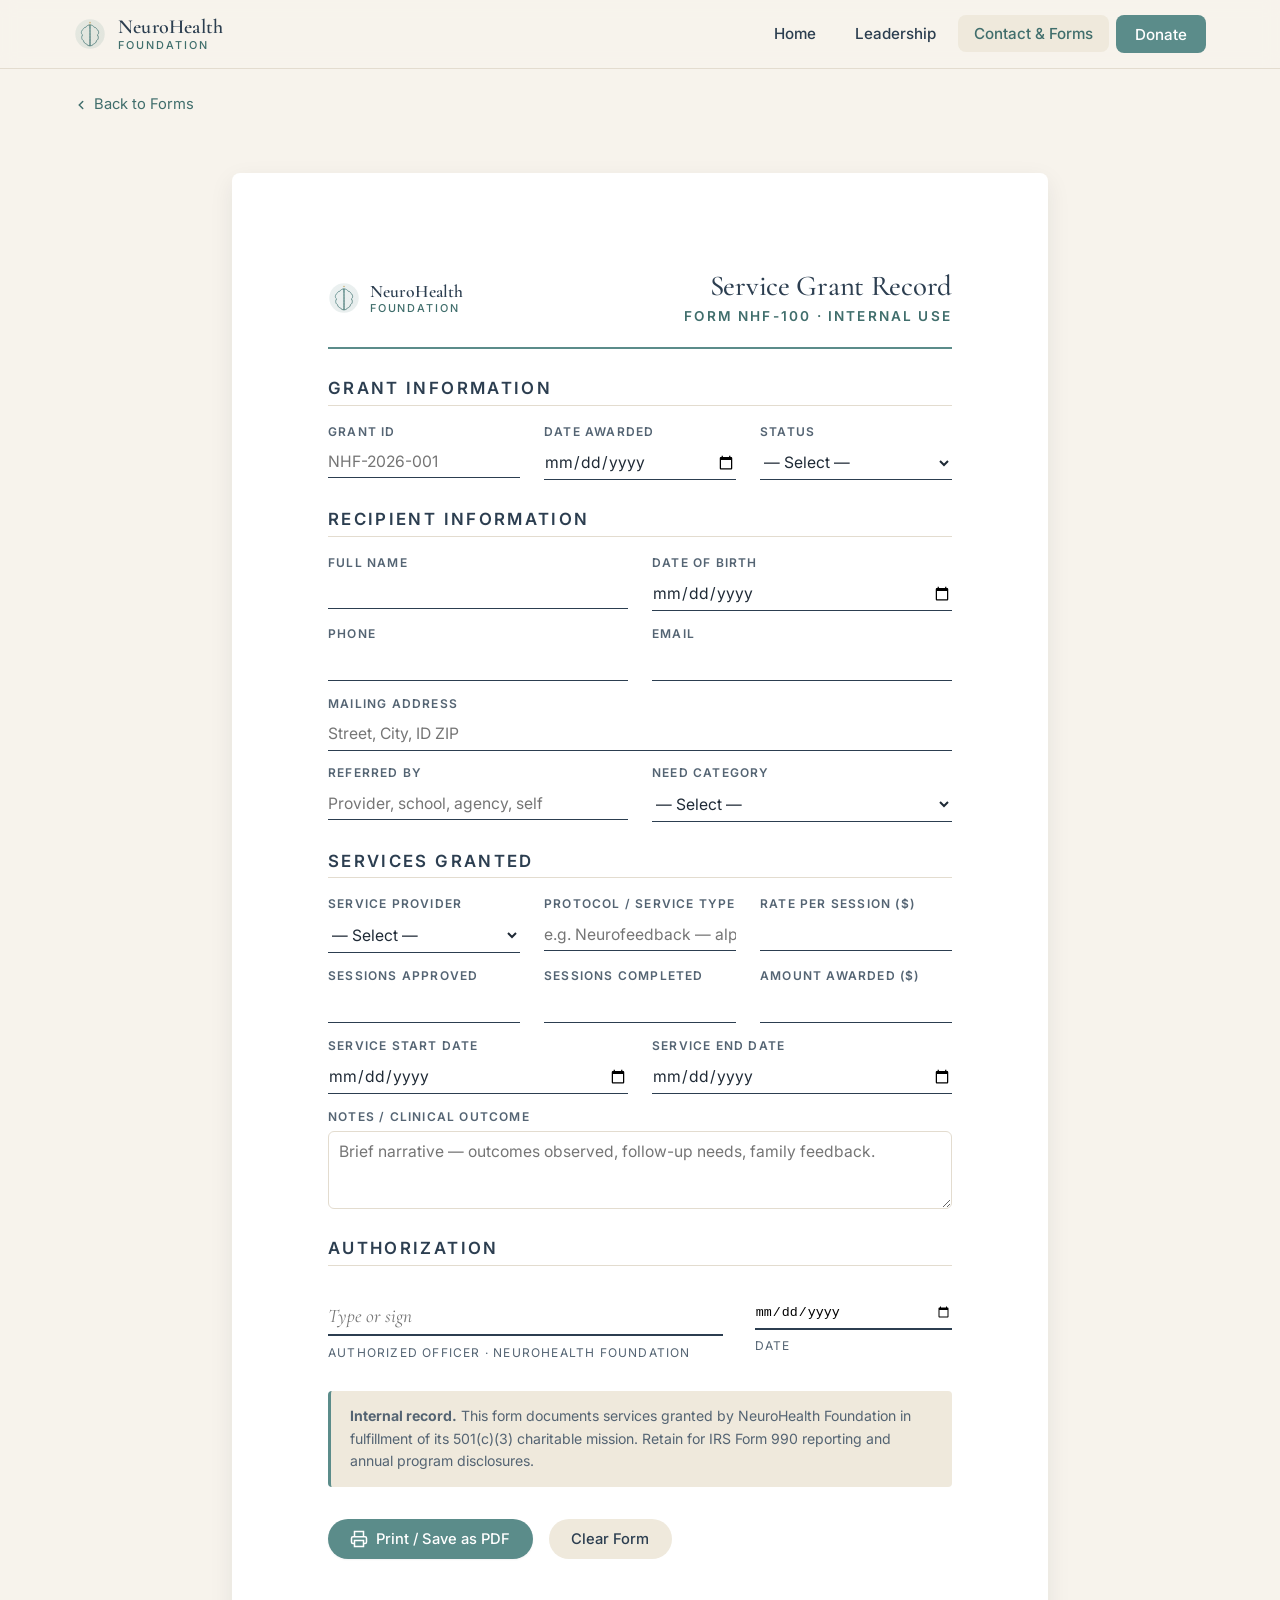
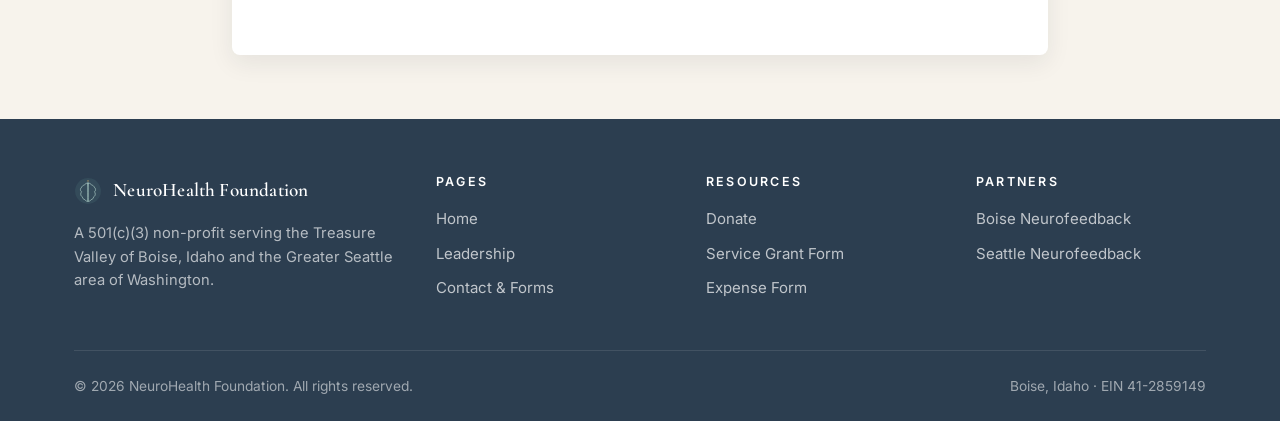
<file: forms/service-grant-form.html>
<!DOCTYPE html>
<html lang="en">
<head>
  <meta charset="UTF-8" />
  <meta name="viewport" content="width=device-width, initial-scale=1.0" />
  <title>Service Grant Form — NeuroHealth Foundation</title>
  <meta name="description" content="Records services granted to scholarship recipients — sessions delivered and monetary amount awarded." />
  <link rel="preconnect" href="https://fonts.googleapis.com">
  <link rel="preconnect" href="https://fonts.gstatic.com" crossorigin>
  <link href="https://fonts.googleapis.com/css2?family=Cormorant+Garamond:ital,wght@0,400;0,500;0,600;1,400;1,500&family=Inter:wght@400;500;600&display=swap" rel="stylesheet">
  <style>
/* ============================================================
   NeuroHealth Foundation — Stylesheet
   Palette: soft sage, warm cream, deep slate, gentle lavender
   ============================================================ */

:root {
  --sage: #5b8c8a;
  --sage-deep: #406e6c;
  --sage-soft: #a8c7c2;
  --cream: #f7f3ec;
  --cream-warm: #efe9dc;
  --slate: #2c3e50;
  --slate-soft: #546473;
  --lavender: #b8a9c9;
  --gold: #c9a96a;
  --ink: #1f2a36;
  --muted: #6b7785;
  --line: #e3dccf;
  --white: #ffffff;
  --shadow-sm: 0 1px 2px rgba(31, 42, 54, 0.06);
  --shadow-md: 0 8px 24px rgba(31, 42, 54, 0.08);
  --shadow-lg: 0 20px 50px rgba(31, 42, 54, 0.12);
  --radius: 14px;
  --radius-sm: 8px;
  --maxw: 1180px;
}

* { box-sizing: border-box; }

html { scroll-behavior: smooth; }

body {
  margin: 0;
  font-family: "Inter", "Helvetica Neue", system-ui, -apple-system, "Segoe UI", Arial, sans-serif;
  color: var(--ink);
  background: var(--cream);
  line-height: 1.6;
  -webkit-font-smoothing: antialiased;
}

h1, h2, h3, h4 {
  font-family: "Cormorant Garamond", "Georgia", "Times New Roman", serif;
  font-weight: 500;
  letter-spacing: -0.01em;
  color: var(--slate);
  margin: 0 0 0.5em;
  line-height: 1.2;
}

h1 { font-size: clamp(2.2rem, 4.5vw, 3.6rem); }
h2 { font-size: clamp(1.7rem, 3vw, 2.4rem); }
h3 { font-size: 1.35rem; }

p { margin: 0 0 1em; color: var(--slate-soft); }

a { color: var(--sage-deep); text-decoration: none; transition: color .2s ease; }
a:hover { color: var(--slate); }

img, svg { max-width: 100%; display: block; }

.container {
  max-width: var(--maxw);
  margin: 0 auto;
  padding: 0 1.5rem;
}

/* ============ HEADER / NAV ============ */

.site-header {
  background: var(--cream);
  border-bottom: 1px solid var(--line);
  position: sticky;
  top: 0;
  z-index: 100;
  backdrop-filter: blur(8px);
  background: rgba(247, 243, 236, 0.92);
}

.nav-wrap {
  display: flex;
  align-items: center;
  justify-content: space-between;
  padding: 1rem 1.5rem;
  max-width: var(--maxw);
  margin: 0 auto;
  gap: 1rem;
}

.brand {
  display: flex;
  align-items: center;
  gap: 0.75rem;
  text-decoration: none;
}

.brand-logo {
  width: 32px !important;
  height: 32px !important;
  max-width: 32px !important;
  max-height: 32px !important;
  flex-shrink: 0;
}

.brand-text {
  display: flex;
  flex-direction: column;
  line-height: 1.1;
}

.brand-name {
  font-family: "Cormorant Garamond", "Georgia", serif;
  font-size: 1.25rem;
  font-weight: 600;
  color: var(--slate);
  letter-spacing: 0.01em;
}

.brand-tag {
  font-size: 0.68rem;
  text-transform: uppercase;
  letter-spacing: 0.18em;
  color: var(--sage-deep);
  font-weight: 500;
  margin-top: 2px;
}

.nav-links {
  display: flex;
  align-items: center;
  gap: 0.4rem;
  list-style: none;
  margin: 0;
  padding: 0;
}

.nav-links a {
  padding: 0.55rem 1rem;
  color: var(--slate);
  font-size: 0.95rem;
  font-weight: 500;
  border-radius: var(--radius-sm);
  transition: all .2s ease;
}

.nav-links a:hover {
  background: var(--cream-warm);
  color: var(--sage-deep);
}

.nav-links a.active {
  color: var(--sage-deep);
  background: var(--cream-warm);
}

.nav-cta {
  background: var(--sage) !important;
  color: var(--white) !important;
  padding: 0.6rem 1.2rem !important;
}

.nav-cta:hover {
  background: var(--sage-deep) !important;
  color: var(--white) !important;
}

.nav-toggle {
  display: none;
  background: none;
  border: none;
  cursor: pointer;
  padding: 8px;
  color: var(--slate);
}

/* ============ HERO ============ */

.hero {
  position: relative;
  padding: 5rem 0 6rem;
  overflow: hidden;
  background:
    radial-gradient(ellipse 80% 60% at 80% 20%, rgba(184, 169, 201, 0.18), transparent 60%),
    radial-gradient(ellipse 60% 50% at 10% 90%, rgba(168, 199, 194, 0.25), transparent 60%),
    var(--cream);
}

.hero-grid {
  display: grid;
  grid-template-columns: 1.1fr 1fr;
  gap: 4rem;
  align-items: center;
}

.hero-eyebrow {
  display: inline-block;
  font-size: 0.78rem;
  text-transform: uppercase;
  letter-spacing: 0.22em;
  color: var(--sage-deep);
  font-weight: 600;
  margin-bottom: 1.2rem;
  padding: 0.4rem 0.9rem;
  background: rgba(91, 140, 138, 0.1);
  border-radius: 100px;
}

.hero h1 {
  margin-bottom: 1.2rem;
}

.hero h1 .accent {
  font-style: italic;
  color: var(--sage-deep);
}

.hero-lede {
  font-size: 1.15rem;
  color: var(--slate-soft);
  margin-bottom: 2rem;
  max-width: 32em;
}

.hero-actions {
  display: flex;
  gap: 1rem;
  flex-wrap: wrap;
}

/* ============ BUTTONS ============ */

.btn {
  display: inline-flex;
  align-items: center;
  gap: 0.5rem;
  padding: 0.85rem 1.6rem;
  border-radius: 100px;
  font-weight: 500;
  font-size: 0.98rem;
  text-decoration: none;
  border: none;
  cursor: pointer;
  transition: all .2s ease;
  font-family: inherit;
}

.btn-primary {
  background: var(--sage);
  color: var(--white);
  box-shadow: var(--shadow-sm);
}

.btn-primary:hover {
  background: var(--sage-deep);
  color: var(--white);
  transform: translateY(-1px);
  box-shadow: var(--shadow-md);
}

.btn-secondary {
  background: transparent;
  color: var(--slate);
  border: 1.5px solid var(--slate);
}

.btn-secondary:hover {
  background: var(--slate);
  color: var(--white);
}

.btn-ghost {
  background: var(--cream-warm);
  color: var(--slate);
}

.btn-ghost:hover {
  background: var(--sage-soft);
  color: var(--slate);
}

.btn svg { width: 18px; height: 18px; }

/* ============ HERO VISUAL ============ */

.hero-visual {
  position: relative;
  aspect-ratio: 1 / 1;
  max-width: 480px;
  margin: 0 auto;
}

.hero-visual .blob {
  position: absolute;
  inset: 0;
  background: linear-gradient(135deg, var(--sage-soft) 0%, var(--lavender) 100%);
  border-radius: 60% 40% 55% 45% / 55% 45% 55% 45%;
  filter: blur(0.5px);
  animation: morph 18s ease-in-out infinite;
  opacity: 0.85;
}

@keyframes morph {
  0%, 100% { border-radius: 60% 40% 55% 45% / 55% 45% 55% 45%; }
  50% { border-radius: 45% 55% 45% 55% / 60% 40% 60% 40%; }
}

.hero-visual .brain-svg {
  position: absolute;
  inset: 12%;
  width: 76%;
  height: 76%;
  filter: drop-shadow(0 12px 30px rgba(44, 62, 80, 0.18));
}

.hero-visual .float-dot {
  position: absolute;
  border-radius: 50%;
  background: var(--white);
  box-shadow: var(--shadow-md);
}

.hero-visual .dot-1 { width: 70px; height: 70px; top: -10px; right: 10%; opacity: 0.9; }
.hero-visual .dot-2 { width: 40px; height: 40px; bottom: 8%; left: -10px; background: var(--gold); }
.hero-visual .dot-3 { width: 22px; height: 22px; top: 30%; right: -8px; background: var(--lavender); }

/* ============ SECTIONS ============ */

.section {
  padding: 5rem 0;
}

.section-tight { padding: 3.5rem 0; }

.section-cream { background: var(--cream); }
.section-warm { background: var(--cream-warm); }
.section-white { background: var(--white); }

.section-head {
  text-align: center;
  max-width: 720px;
  margin: 0 auto 3.5rem;
}

.section-head .eyebrow {
  font-size: 0.78rem;
  text-transform: uppercase;
  letter-spacing: 0.22em;
  color: var(--sage-deep);
  font-weight: 600;
  display: block;
  margin-bottom: 0.8rem;
}

/* ============ MISSION CARD ============ */

.mission-card {
  background: var(--white);
  border-radius: var(--radius);
  padding: 3rem 3rem;
  box-shadow: var(--shadow-md);
  position: relative;
  overflow: hidden;
  border: 1px solid var(--line);
  max-width: 920px;
  margin: 0 auto;
}

.mission-card::before {
  content: "";
  position: absolute;
  top: 0; left: 0;
  width: 6px;
  height: 100%;
  background: linear-gradient(180deg, var(--sage), var(--lavender));
}

.mission-card .quote-mark {
  font-family: "Cormorant Garamond", serif;
  font-size: 5rem;
  color: var(--sage-soft);
  line-height: 0.6;
  margin-bottom: 0.5rem;
}

.mission-card p {
  font-family: "Cormorant Garamond", "Georgia", serif;
  font-size: 1.5rem;
  font-style: italic;
  color: var(--slate);
  line-height: 1.5;
  margin: 0;
}

/* ============ PILLARS / VALUE GRID ============ */

.pillars {
  display: grid;
  grid-template-columns: repeat(3, 1fr);
  gap: 1.8rem;
}

.pillar {
  background: var(--white);
  padding: 2.2rem 1.8rem;
  border-radius: var(--radius);
  border: 1px solid var(--line);
  transition: transform .3s ease, box-shadow .3s ease;
}

.pillar:hover {
  transform: translateY(-4px);
  box-shadow: var(--shadow-md);
}

.pillar-icon {
  width: 56px;
  height: 56px;
  border-radius: 14px;
  background: linear-gradient(135deg, var(--sage-soft), var(--sage));
  display: flex;
  align-items: center;
  justify-content: center;
  margin-bottom: 1.2rem;
  color: var(--white);
}

.pillar-icon svg { width: 28px; height: 28px; }

.pillar:nth-child(2) .pillar-icon { background: linear-gradient(135deg, var(--lavender), #8c79a8); }
.pillar:nth-child(3) .pillar-icon { background: linear-gradient(135deg, #d9c285, var(--gold)); }

.pillar h3 { margin-bottom: 0.4rem; }
.pillar p { margin: 0; font-size: 0.96rem; }

/* ============ PARTNER CTA ============ */

.partner-banner {
  background: linear-gradient(135deg, var(--slate) 0%, #1b2a3a 100%);
  color: var(--white);
  border-radius: var(--radius);
  padding: 3rem;
  display: grid;
  grid-template-columns: 1.5fr 1fr;
  gap: 2rem;
  align-items: center;
  position: relative;
  overflow: hidden;
}

.partner-banner::after {
  content: "";
  position: absolute;
  right: -80px;
  top: -80px;
  width: 260px;
  height: 260px;
  background: radial-gradient(circle, rgba(168, 199, 194, 0.25), transparent 70%);
  border-radius: 50%;
}

.partner-banner h2 {
  color: var(--white);
  margin-bottom: 0.6rem;
}

.partner-banner p {
  color: rgba(255, 255, 255, 0.78);
  margin-bottom: 0;
}

.partner-banner .partner-cta {
  text-align: right;
  position: relative;
  z-index: 1;
}

.partner-banner .btn-primary {
  background: var(--sage-soft);
  color: var(--slate);
}

.partner-banner .btn-primary:hover {
  background: var(--white);
  color: var(--slate);
}

/* ============ LEADERSHIP GRID ============ */

.leader-grid {
  display: grid;
  grid-template-columns: repeat(2, 1fr);
  gap: 2rem;
}

.leader-grid.three { grid-template-columns: repeat(3, 1fr); }

.leader-card {
  background: var(--white);
  border-radius: var(--radius);
  padding: 2.4rem 2rem;
  border: 1px solid var(--line);
  text-align: center;
  transition: transform .3s ease, box-shadow .3s ease;
}

.leader-card:hover {
  transform: translateY(-3px);
  box-shadow: var(--shadow-md);
}

.leader-portrait {
  width: 120px;
  height: 120px;
  border-radius: 50%;
  margin: 0 auto 1.4rem;
  background: linear-gradient(135deg, var(--sage-soft), var(--lavender));
  display: flex;
  align-items: center;
  justify-content: center;
  color: var(--white);
  font-family: "Cormorant Garamond", serif;
  font-size: 2.4rem;
  font-weight: 500;
  letter-spacing: 0.04em;
  box-shadow: var(--shadow-md);
  border: 4px solid var(--white);
}

.leader-card:nth-child(2n) .leader-portrait { background: linear-gradient(135deg, var(--lavender), var(--sage)); }
.leader-card:nth-child(3n) .leader-portrait { background: linear-gradient(135deg, var(--gold), #b88c4a); }

.leader-name {
  font-family: "Cormorant Garamond", serif;
  font-size: 1.5rem;
  font-weight: 600;
  color: var(--slate);
  margin-bottom: 0.2rem;
}

.leader-role {
  font-size: 0.78rem;
  text-transform: uppercase;
  letter-spacing: 0.18em;
  color: var(--sage-deep);
  font-weight: 600;
  margin-bottom: 1rem;
}

.leader-bio {
  font-size: 0.95rem;
  color: var(--slate-soft);
  line-height: 1.6;
  margin: 0;
}

.president-card {
  background: linear-gradient(135deg, var(--white), var(--cream-warm));
  padding: 3rem;
  display: grid;
  grid-template-columns: 220px 1fr;
  gap: 2.5rem;
  align-items: center;
  max-width: 900px;
  margin: 0 auto 3rem;
  border: 1px solid var(--line);
}

.president-card .leader-portrait {
  width: 200px;
  height: 200px;
  font-size: 4rem;
}

.president-card .leader-name { font-size: 2rem; }

/* ============ CONTACT / FORMS PAGE ============ */

.contact-grid {
  display: grid;
  grid-template-columns: 1fr 1fr 1fr;
  gap: 1.8rem;
}

.contact-card {
  background: var(--white);
  border-radius: var(--radius);
  padding: 2rem;
  border: 1px solid var(--line);
  display: flex;
  flex-direction: column;
  gap: 0.6rem;
}

.contact-card .icon-wrap {
  width: 48px;
  height: 48px;
  border-radius: 12px;
  background: var(--cream-warm);
  color: var(--sage-deep);
  display: flex;
  align-items: center;
  justify-content: center;
  margin-bottom: 0.8rem;
}

.contact-card .icon-wrap svg { width: 22px; height: 22px; }

.contact-card h3 {
  font-size: 1.2rem;
  margin-bottom: 0.2rem;
}

.contact-card p, .contact-card a {
  font-size: 0.96rem;
  color: var(--slate-soft);
  margin: 0;
  line-height: 1.5;
  word-break: break-word;
}

.contact-card a:hover { color: var(--sage-deep); }

/* Donate */

.donate-section {
  background: linear-gradient(135deg, var(--sage) 0%, var(--sage-deep) 100%);
  color: var(--white);
  border-radius: var(--radius);
  padding: 3.5rem;
  text-align: center;
  position: relative;
  overflow: hidden;
}

.donate-section::before, .donate-section::after {
  content: "";
  position: absolute;
  border-radius: 50%;
  background: rgba(255, 255, 255, 0.06);
}

.donate-section::before { width: 300px; height: 300px; top: -100px; left: -100px; }
.donate-section::after { width: 220px; height: 220px; bottom: -80px; right: -80px; }

.donate-section h2 { color: var(--white); }
.donate-section p { color: rgba(255, 255, 255, 0.85); max-width: 540px; margin: 0 auto 1.6rem; }

.donate-section .btn-primary {
  background: var(--white);
  color: var(--sage-deep);
  position: relative;
  z-index: 1;
}

.donate-section .btn-primary:hover {
  background: var(--cream);
  color: var(--slate);
}

.donate-amounts {
  display: flex;
  justify-content: center;
  gap: 0.6rem;
  flex-wrap: wrap;
  margin-bottom: 1.6rem;
  position: relative;
  z-index: 1;
}

.donate-amounts .amount-chip {
  padding: 0.5rem 1.2rem;
  background: rgba(255, 255, 255, 0.12);
  border: 1px solid rgba(255, 255, 255, 0.25);
  border-radius: 100px;
  color: var(--white);
  font-weight: 500;
  font-size: 0.95rem;
}

/* Forms list */

.forms-list {
  display: grid;
  grid-template-columns: 1fr 1fr;
  gap: 1.5rem;
}

.form-link {
  background: var(--white);
  border: 1px solid var(--line);
  border-radius: var(--radius);
  padding: 2rem;
  display: flex;
  gap: 1.2rem;
  align-items: flex-start;
  text-decoration: none;
  transition: all .2s ease;
}

.form-link:hover {
  transform: translateY(-2px);
  border-color: var(--sage-soft);
  box-shadow: var(--shadow-md);
}

.form-link .form-icon {
  width: 52px;
  height: 52px;
  border-radius: 12px;
  background: var(--cream-warm);
  color: var(--sage-deep);
  display: flex;
  align-items: center;
  justify-content: center;
  flex-shrink: 0;
}

.form-link .form-icon svg { width: 26px; height: 26px; }

.form-link h3 {
  margin-bottom: 0.3rem;
  font-size: 1.2rem;
}

.form-link p {
  margin: 0;
  font-size: 0.94rem;
}

.form-link .form-cta {
  display: inline-flex;
  align-items: center;
  gap: 0.4rem;
  color: var(--sage-deep);
  font-weight: 500;
  font-size: 0.9rem;
  margin-top: 0.6rem;
}

/* ============ FOOTER ============ */

.site-footer {
  background: var(--slate);
  color: rgba(255, 255, 255, 0.75);
  padding: 3.5rem 0 1.5rem;
  margin-top: 4rem;
}

.footer-grid {
  display: grid;
  grid-template-columns: 1.4fr 1fr 1fr 1fr;
  gap: 2.5rem;
  margin-bottom: 2.5rem;
}

.footer-brand {
  display: flex;
  align-items: center;
  gap: 0.7rem;
  margin-bottom: 1rem;
}

.footer-brand .brand-logo { width: 28px !important; height: 28px !important; }

.footer-brand .brand-name { color: var(--white); font-size: 1.2rem; }

.footer-grid p { color: rgba(255, 255, 255, 0.65); font-size: 0.92rem; }

.footer-grid h4 {
  color: var(--white);
  font-family: inherit;
  font-size: 0.78rem;
  text-transform: uppercase;
  letter-spacing: 0.18em;
  font-weight: 600;
  margin-bottom: 1rem;
}

.footer-grid ul {
  list-style: none;
  padding: 0;
  margin: 0;
}

.footer-grid ul li { margin-bottom: 0.55rem; }

.footer-grid ul a {
  color: rgba(255, 255, 255, 0.7);
  font-size: 0.94rem;
}

.footer-grid ul a:hover { color: var(--sage-soft); }

.footer-bottom {
  border-top: 1px solid rgba(255, 255, 255, 0.1);
  padding-top: 1.5rem;
  display: flex;
  justify-content: space-between;
  flex-wrap: wrap;
  gap: 1rem;
  font-size: 0.86rem;
  color: rgba(255, 255, 255, 0.55);
}

/* ============ PAGE HEADER (subpages) ============ */

.page-hero {
  padding: 4rem 0 3rem;
  text-align: center;
  background:
    radial-gradient(ellipse 60% 50% at 50% 100%, rgba(184, 169, 201, 0.18), transparent 60%),
    var(--cream);
}

.page-hero .eyebrow {
  font-size: 0.78rem;
  text-transform: uppercase;
  letter-spacing: 0.22em;
  color: var(--sage-deep);
  font-weight: 600;
  display: block;
  margin-bottom: 0.8rem;
}

.page-hero h1 { margin-bottom: 0.8rem; }

.page-hero p {
  max-width: 600px;
  margin: 0 auto;
  font-size: 1.08rem;
}

/* ============ FORM (printable) ============ */

.form-page {
  background: var(--white);
  max-width: 8.5in;
  margin: 2rem auto;
  padding: 1in;
  box-shadow: var(--shadow-md);
  border-radius: 8px;
}

.form-page .form-header {
  display: flex;
  align-items: center;
  justify-content: space-between;
  border-bottom: 2px solid var(--sage);
  padding-bottom: 1.2rem;
  margin-bottom: 1.8rem;
}

.form-page .form-header .brand { gap: 0.6rem; }
.form-page .form-header .brand-name { font-size: 1.1rem; }

.form-page h1 {
  font-size: 1.8rem;
  margin-bottom: 0.2rem;
}

.form-page .form-subtitle {
  font-size: 0.85rem;
  text-transform: uppercase;
  letter-spacing: 0.16em;
  color: var(--sage-deep);
  font-weight: 600;
}

.form-section {
  margin-bottom: 1.8rem;
}

.form-section h2 {
  font-size: 1.05rem;
  text-transform: uppercase;
  letter-spacing: 0.14em;
  color: var(--slate);
  font-family: inherit;
  font-weight: 600;
  padding-bottom: 0.4rem;
  border-bottom: 1px solid var(--line);
  margin-bottom: 1rem;
}

.form-row {
  display: grid;
  grid-template-columns: repeat(2, 1fr);
  gap: 1rem 1.5rem;
  margin-bottom: 0.8rem;
}

.form-row.three { grid-template-columns: repeat(3, 1fr); }
.form-row.full { grid-template-columns: 1fr; }

.form-field {
  display: flex;
  flex-direction: column;
}

.form-field label {
  font-size: 0.75rem;
  text-transform: uppercase;
  letter-spacing: 0.1em;
  color: var(--slate-soft);
  font-weight: 600;
  margin-bottom: 0.3rem;
}

.form-field input,
.form-field select,
.form-field textarea {
  border: none;
  border-bottom: 1.5px solid var(--slate);
  background: transparent;
  padding: 0.4rem 0;
  font-size: 0.98rem;
  font-family: inherit;
  color: var(--ink);
  outline: none;
}

.form-field textarea {
  border: 1px solid var(--line);
  padding: 0.6rem;
  min-height: 70px;
  border-radius: 6px;
  resize: vertical;
}

.form-field input:focus,
.form-field textarea:focus,
.form-field select:focus {
  border-color: var(--sage);
}

.signature-row {
  display: grid;
  grid-template-columns: 2fr 1fr;
  gap: 2rem;
  margin-top: 2rem;
}

.signature-line {
  border-top: 1px solid var(--slate);
  padding-top: 0.4rem;
  font-size: 0.75rem;
  color: var(--slate-soft);
  text-transform: uppercase;
  letter-spacing: 0.1em;
}

.expense-table {
  width: 100%;
  border-collapse: collapse;
  font-size: 0.92rem;
}

.expense-table th {
  text-align: left;
  font-size: 0.72rem;
  text-transform: uppercase;
  letter-spacing: 0.1em;
  color: var(--slate-soft);
  font-weight: 600;
  padding: 0.5rem 0.6rem;
  border-bottom: 2px solid var(--slate);
}

.expense-table td {
  padding: 0.7rem 0.6rem;
  border-bottom: 1px solid var(--line);
  height: 32px;
}

.totals-row {
  display: flex;
  justify-content: flex-end;
  gap: 2rem;
  margin-top: 1.2rem;
  font-size: 0.95rem;
}

.totals-row strong { color: var(--slate); }

.form-actions {
  margin-top: 2rem;
  display: flex;
  gap: 1rem;
  flex-wrap: wrap;
}

.form-actions .btn { padding: 0.7rem 1.4rem; font-size: 0.92rem; }

.form-note {
  background: var(--cream-warm);
  border-left: 3px solid var(--sage);
  padding: 0.9rem 1.2rem;
  border-radius: 4px;
  font-size: 0.88rem;
  color: var(--slate-soft);
  margin-top: 1.8rem;
}

.back-link {
  display: inline-flex;
  align-items: center;
  gap: 0.4rem;
  font-size: 0.92rem;
  color: var(--sage-deep);
  margin: 1.5rem 0;
}

/* ============ RESPONSIVE ============ */

@media (max-width: 900px) {
  .nav-toggle { display: flex; }
  .nav-links {
    display: none;
    position: absolute;
    top: 100%;
    left: 0;
    right: 0;
    flex-direction: column;
    align-items: stretch;
    background: var(--cream);
    padding: 1rem;
    border-bottom: 1px solid var(--line);
    gap: 0.2rem;
  }
  .nav-links.open { display: flex; }
  .nav-links a { width: 100%; }

  .hero-grid { grid-template-columns: 1fr; gap: 2rem; }
  .hero-visual { max-width: 360px; }
  .hero { padding: 3rem 0 4rem; }

  .pillars { grid-template-columns: 1fr; }
  .leader-grid, .leader-grid.three { grid-template-columns: 1fr; }
  .contact-grid { grid-template-columns: 1fr; }
  .forms-list { grid-template-columns: 1fr; }
  .partner-banner { grid-template-columns: 1fr; padding: 2rem; }
  .partner-banner .partner-cta { text-align: left; }
  .footer-grid { grid-template-columns: 1fr 1fr; }
  .president-card { grid-template-columns: 1fr; text-align: center; padding: 2rem; }
  .president-card .leader-portrait { margin: 0 auto; }
  .mission-card { padding: 2rem 1.5rem; }
  .mission-card p { font-size: 1.2rem; }

  .form-page { padding: 1.5rem; margin: 1rem; }
  .form-row, .form-row.three { grid-template-columns: 1fr; }
  .donate-section { padding: 2rem 1.5rem; }
}

@media (max-width: 520px) {
  .footer-grid { grid-template-columns: 1fr; }
  .brand-name { font-size: 1.1rem; }
  .brand-tag { font-size: 0.62rem; }
}

/* ============ PRINT ============ */

@media print {
  .site-header, .site-footer, .back-link, .form-actions, .form-note { display: none !important; }
  body { background: var(--white); }
  .form-page { box-shadow: none; margin: 0; padding: 0.5in; max-width: 100%; }
  .form-field input, .form-field textarea, .form-field select { border-color: #333 !important; }
}


/* Hide native number-input spinner arrows */
input[type="number"]::-webkit-outer-spin-button,
input[type="number"]::-webkit-inner-spin-button {
  -webkit-appearance: none;
  margin: 0;
}
input[type="number"] {
  -moz-appearance: textfield;
  appearance: textfield;
}


/* ===== Safari overflow fix for form fields ===== */
.form-field {
  min-width: 0;
}
.form-field input,
.form-field select,
.form-field textarea {
  width: 100%;
  max-width: 100%;
  min-width: 0;
  box-sizing: border-box;
}

</style>
</head>
<body>

  <!-- HEADER -->
  <header class="site-header">
    <div class="nav-wrap">
      <a href="../index.html" class="brand" aria-label="NeuroHealth Foundation home">
        <svg class="brand-logo" width="32" height="32" style="width:32px;height:32px;max-width:32px;max-height:32px;flex-shrink:0;display:inline-block;vertical-align:middle" viewBox="0 0 100 100" xmlns="http://www.w3.org/2000/svg" aria-hidden="true">
          <defs>
            <linearGradient id="brainGrad" x1="0%" y1="0%" x2="100%" y2="100%">
              <stop offset="0%" stop-color="#5b8c8a" />
              <stop offset="100%" stop-color="#406e6c" />
            </linearGradient>
          </defs>
          <circle cx="50" cy="50" r="46" fill="url(#brainGrad)" opacity="0.12" />
          <path d="M48 22c-5 0-9 3-11 7-4 0-8 3-9 7-3 2-5 5-5 9 0 3 1 6 4 8-2 2-3 5-3 8 0 4 2 8 6 10 0 5 4 9 9 10 2 4 6 6 11 6 1-15 1-50-2-65z" fill="none" stroke="url(#brainGrad)" stroke-width="2.5" stroke-linecap="round" stroke-linejoin="round"/>
          <path d="M52 22c5 0 9 3 11 7 4 0 8 3 9 7 3 2 5 5 5 9 0 3-1 6-4 8 2 2 3 5 3 8 0 4-2 8-6 10 0 5-4 9-9 10-2 4-6 6-11 6-1-15-1-50 2-65z" fill="none" stroke="url(#brainGrad)" stroke-width="2.5" stroke-linecap="round" stroke-linejoin="round"/>
          <circle cx="50" cy="14" r="2.4" fill="#c9a96a"/>
          <line x1="50" y1="18" x2="50" y2="22" stroke="#c9a96a" stroke-width="1.6" stroke-linecap="round"/>
        </svg>
        <span class="brand-text">
          <span class="brand-name">NeuroHealth</span>
          <span class="brand-tag">Foundation</span>
        </span>
      </a>

      <button class="nav-toggle" aria-label="Menu" onclick="document.querySelector('.nav-links').classList.toggle('open')">
        <svg width="24" height="24" viewBox="0 0 24 24" fill="none" stroke="currentColor" stroke-width="2"><line x1="3" y1="6" x2="21" y2="6"/><line x1="3" y1="12" x2="21" y2="12"/><line x1="3" y1="18" x2="21" y2="18"/></svg>
      </button>

      <ul class="nav-links">
        <li><a href="../index.html">Home</a></li>
        <li><a href="../leadership.html">Leadership</a></li>
        <li><a href="../contact.html" class="active">Contact &amp; Forms</a></li>
        <li><a href="../contact.html#donate" class="nav-cta">Donate</a></li>
      </ul>
    </div>
  </header>

  <div class="container">
    <a href="../contact.html#forms" class="back-link">
      <svg viewBox="0 0 24 24" width="14" height="14" fill="none" stroke="currentColor" stroke-width="2.5" stroke-linecap="round"><polyline points="15 18 9 12 15 6"/></svg>
      Back to Forms
    </a>
  </div>

  <!-- FORM -->
  <main class="form-page">
    <div class="form-header">
      <a href="../index.html" class="brand">
        <svg class="brand-logo" width="32" height="32" style="width:32px;height:32px;max-width:32px;max-height:32px;flex-shrink:0;display:inline-block;vertical-align:middle" viewBox="0 0 100 100" xmlns="http://www.w3.org/2000/svg" aria-hidden="true">
          <defs>
            <linearGradient id="formGrad1" x1="0%" y1="0%" x2="100%" y2="100%">
              <stop offset="0%" stop-color="#5b8c8a" />
              <stop offset="100%" stop-color="#406e6c" />
            </linearGradient>
          </defs>
          <circle cx="50" cy="50" r="46" fill="url(#formGrad1)" opacity="0.12" />
          <path d="M48 22c-5 0-9 3-11 7-4 0-8 3-9 7-3 2-5 5-5 9 0 3 1 6 4 8-2 2-3 5-3 8 0 4 2 8 6 10 0 5 4 9 9 10 2 4 6 6 11 6 1-15 1-50-2-65z" fill="none" stroke="url(#formGrad1)" stroke-width="2.5" stroke-linecap="round" stroke-linejoin="round"/>
          <path d="M52 22c5 0 9 3 11 7 4 0 8 3 9 7 3 2 5 5 5 9 0 3-1 6-4 8 2 2 3 5 3 8 0 4-2 8-6 10 0 5-4 9-9 10-2 4-6 6-11 6-1-15-1-50 2-65z" fill="none" stroke="url(#formGrad1)" stroke-width="2.5" stroke-linecap="round" stroke-linejoin="round"/>
          <circle cx="50" cy="14" r="2.4" fill="#c9a96a"/>
        </svg>
        <span class="brand-text">
          <span class="brand-name">NeuroHealth</span>
          <span class="brand-tag">Foundation</span>
        </span>
      </a>
      <div style="text-align:right;">
        <h1>Service Grant Record</h1>
        <div class="form-subtitle">Form NHF-100 · Internal Use</div>
      </div>
    </div>

    <form id="grantForm" onsubmit="event.preventDefault(); window.print();">

      <!-- GRANT INFO -->
      <div class="form-section">
        <h2>Grant Information</h2>
        <div class="form-row three">
          <div class="form-field">
            <label for="grantNumber">Grant ID</label>
            <input type="text" id="grantNumber" name="grantNumber" placeholder="NHF-2026-001" />
          </div>
          <div class="form-field">
            <label for="dateAwarded">Date Awarded</label>
            <input type="date" id="dateAwarded" name="dateAwarded" />
          </div>
          <div class="form-field">
            <label for="grantStatus">Status</label>
            <select id="grantStatus" name="grantStatus">
              <option value="">— Select —</option>
              <option>Approved</option>
              <option>In Progress</option>
              <option>Completed</option>
              <option>Closed</option>
            </select>
          </div>
        </div>
      </div>

      <!-- RECIPIENT -->
      <div class="form-section">
        <h2>Recipient Information</h2>
        <div class="form-row">
          <div class="form-field">
            <label for="recipientName">Full Name</label>
            <input type="text" id="recipientName" name="recipientName" />
          </div>
          <div class="form-field">
            <label for="recipientDob">Date of Birth</label>
            <input type="date" id="recipientDob" name="recipientDob" />
          </div>
        </div>
        <div class="form-row">
          <div class="form-field">
            <label for="recipientPhone">Phone</label>
            <input type="tel" id="recipientPhone" name="recipientPhone" />
          </div>
          <div class="form-field">
            <label for="recipientEmail">Email</label>
            <input type="email" id="recipientEmail" name="recipientEmail" />
          </div>
        </div>
        <div class="form-row full">
          <div class="form-field">
            <label for="recipientAddress">Mailing Address</label>
            <input type="text" id="recipientAddress" name="recipientAddress" placeholder="Street, City, ID ZIP" />
          </div>
        </div>
        <div class="form-row">
          <div class="form-field">
            <label for="referredBy">Referred By</label>
            <input type="text" id="referredBy" name="referredBy" placeholder="Provider, school, agency, self" />
          </div>
          <div class="form-field">
            <label for="needCategory">Need Category</label>
            <select id="needCategory" name="needCategory">
              <option value="">— Select —</option>
              <option>Pediatric</option>
              <option>Adolescent</option>
              <option>Adult</option>
              <option>Veteran</option>
              <option>Senior</option>
              <option>Family member of provider</option>
            </select>
          </div>
        </div>
      </div>

      <!-- SERVICES GRANTED -->
      <div class="form-section">
        <h2>Services Granted</h2>
        <div class="form-row three">
          <div class="form-field">
            <label for="provider">Service Provider</label>
            <select id="provider" name="provider">
              <option value="">— Select —</option>
              <option>Boise Neurofeedback</option>
              <option>Seattle Neurofeedback</option>
              <option>Other</option>
            </select>
          </div>
          <div class="form-field">
            <label for="protocol">Protocol / Service Type</label>
            <input type="text" id="protocol" name="protocol" placeholder="e.g. Neurofeedback — alpha/theta" />
          </div>
          <div class="form-field">
            <label for="ratePerSession">Rate per Session ($)</label>
            <input type="number" id="ratePerSession" name="ratePerSession" min="0" step="0.01" oninput="calcGrantTotal()" />
          </div>
        </div>
        <div class="form-row three">
          <div class="form-field">
            <label for="sessionsApproved">Sessions Approved</label>
            <input type="number" id="sessionsApproved" name="sessionsApproved" min="0" step="1" oninput="calcGrantTotal()" />
          </div>
          <div class="form-field">
            <label for="sessionsCompleted">Sessions Completed</label>
            <input type="number" id="sessionsCompleted" name="sessionsCompleted" min="0" step="1" />
          </div>
          <div class="form-field">
            <label for="totalAwarded">Amount Awarded ($)</label>
            <input type="number" id="totalAwarded" name="totalAwarded" min="0" step="0.01" />
          </div>
        </div>
        <div class="form-row">
          <div class="form-field">
            <label for="startDate">Service Start Date</label>
            <input type="date" id="startDate" name="startDate" />
          </div>
          <div class="form-field">
            <label for="endDate">Service End Date</label>
            <input type="date" id="endDate" name="endDate" />
          </div>
        </div>
        <div class="form-row full">
          <div class="form-field">
            <label for="notes">Notes / Clinical Outcome</label>
            <textarea id="notes" name="notes" rows="3" placeholder="Brief narrative — outcomes observed, follow-up needs, family feedback."></textarea>
          </div>
        </div>
      </div>

      <!-- AUTHORIZATION -->
      <div class="form-section">
        <h2>Authorization</h2>
        <div class="signature-row">
          <div>
            <input type="text" placeholder="Type or sign" style="border:none; border-bottom: 1.5px solid var(--slate); padding: 0.4rem 0; width: 100%; font-family: 'Cormorant Garamond', serif; font-size: 1.2rem; font-style: italic; outline: none;" />
            <div class="signature-line">Authorized Officer · NeuroHealth Foundation</div>
          </div>
          <div>
            <input type="date" style="border:none; border-bottom: 1.5px solid var(--slate); padding: 0.4rem 0; width: 100%; outline: none;" />
            <div class="signature-line">Date</div>
          </div>
        </div>
      </div>

      <div class="form-note">
        <strong>Internal record.</strong> This form documents services granted by NeuroHealth Foundation in fulfillment of its 501(c)(3) charitable mission. Retain for IRS Form 990 reporting and annual program disclosures.
      </div>

      <div class="form-actions">
        <button type="submit" class="btn btn-primary">
          <svg viewBox="0 0 24 24" width="16" height="16" fill="none" stroke="currentColor" stroke-width="2"><polyline points="6 9 6 2 18 2 18 9"/><path d="M6 18H4a2 2 0 0 1-2-2v-5a2 2 0 0 1 2-2h16a2 2 0 0 1 2 2v5a2 2 0 0 1-2 2h-2"/><rect x="6" y="14" width="12" height="8"/></svg>
          Print / Save as PDF
        </button>
        <button type="reset" class="btn btn-ghost">Clear Form</button>
      </div>

    </form>
  </main>

  <!-- FOOTER -->
  <footer class="site-footer">
    <div class="container">
      <div class="footer-grid">
        <div>
          <div class="footer-brand">
            <svg class="brand-logo" width="32" height="32" style="width:32px;height:32px;max-width:32px;max-height:32px;flex-shrink:0;display:inline-block;vertical-align:middle" viewBox="0 0 100 100" xmlns="http://www.w3.org/2000/svg" aria-hidden="true">
              <circle cx="50" cy="50" r="46" fill="#5b8c8a" opacity="0.18"/>
              <path d="M48 22c-5 0-9 3-11 7-4 0-8 3-9 7-3 2-5 5-5 9 0 3 1 6 4 8-2 2-3 5-3 8 0 4 2 8 6 10 0 5 4 9 9 10 2 4 6 6 11 6 1-15 1-50-2-65z" fill="none" stroke="#a8c7c2" stroke-width="2.5" stroke-linecap="round" stroke-linejoin="round"/>
              <path d="M52 22c5 0 9 3 11 7 4 0 8 3 9 7 3 2 5 5 5 9 0 3-1 6-4 8 2 2 3 5 3 8 0 4-2 8-6 10 0 5-4 9-9 10-2 4-6 6-11 6-1-15-1-50 2-65z" fill="none" stroke="#a8c7c2" stroke-width="2.5" stroke-linecap="round" stroke-linejoin="round"/>
              <circle cx="50" cy="14" r="2.4" fill="#c9a96a"/>
            </svg>
            <span class="brand-name">NeuroHealth Foundation</span>
          </div>
          <p>A 501(c)(3) non-profit serving the Treasure Valley of Boise, Idaho and the Greater Seattle area of Washington.</p>
        </div>
        <div>
          <h4>Pages</h4>
          <ul>
            <li><a href="../index.html">Home</a></li>
            <li><a href="../leadership.html">Leadership</a></li>
            <li><a href="../contact.html">Contact &amp; Forms</a></li>
          </ul>
        </div>
        <div>
          <h4>Resources</h4>
          <ul>
            <li><a href="../contact.html#donate">Donate</a></li>
            <li><a href="service-grant-form.html">Service Grant Form</a></li>
            <li><a href="expense-catalog-form.html">Expense Form</a></li>
          </ul>
        </div>
        <div>
          <h4>Partners</h4>
          <ul>
            <li><a href="https://boiseneurofeedback.com" target="_blank" rel="noopener">Boise Neurofeedback</a></li>
            <li><a href="https://seattlenfb.com/" target="_blank" rel="noopener">Seattle Neurofeedback</a></li>
          </ul>
        </div>
      </div>
      <div class="footer-bottom">
        <span>© 2026 NeuroHealth Foundation. All rights reserved.</span>
        <span>Boise, Idaho · EIN 41-2859149</span>
      </div>
    </div>
  </footer>

  <script>
    function calcGrantTotal() {
      const rate = parseFloat(document.getElementById('ratePerSession').value) || 0;
      const sessions = parseFloat(document.getElementById('sessionsApproved').value) || 0;
      const total = (rate * sessions).toFixed(2);
      if (rate && sessions) {
        document.getElementById('totalAwarded').value = total;
      }
    }
  </script>

</body>
</html>
</file>
